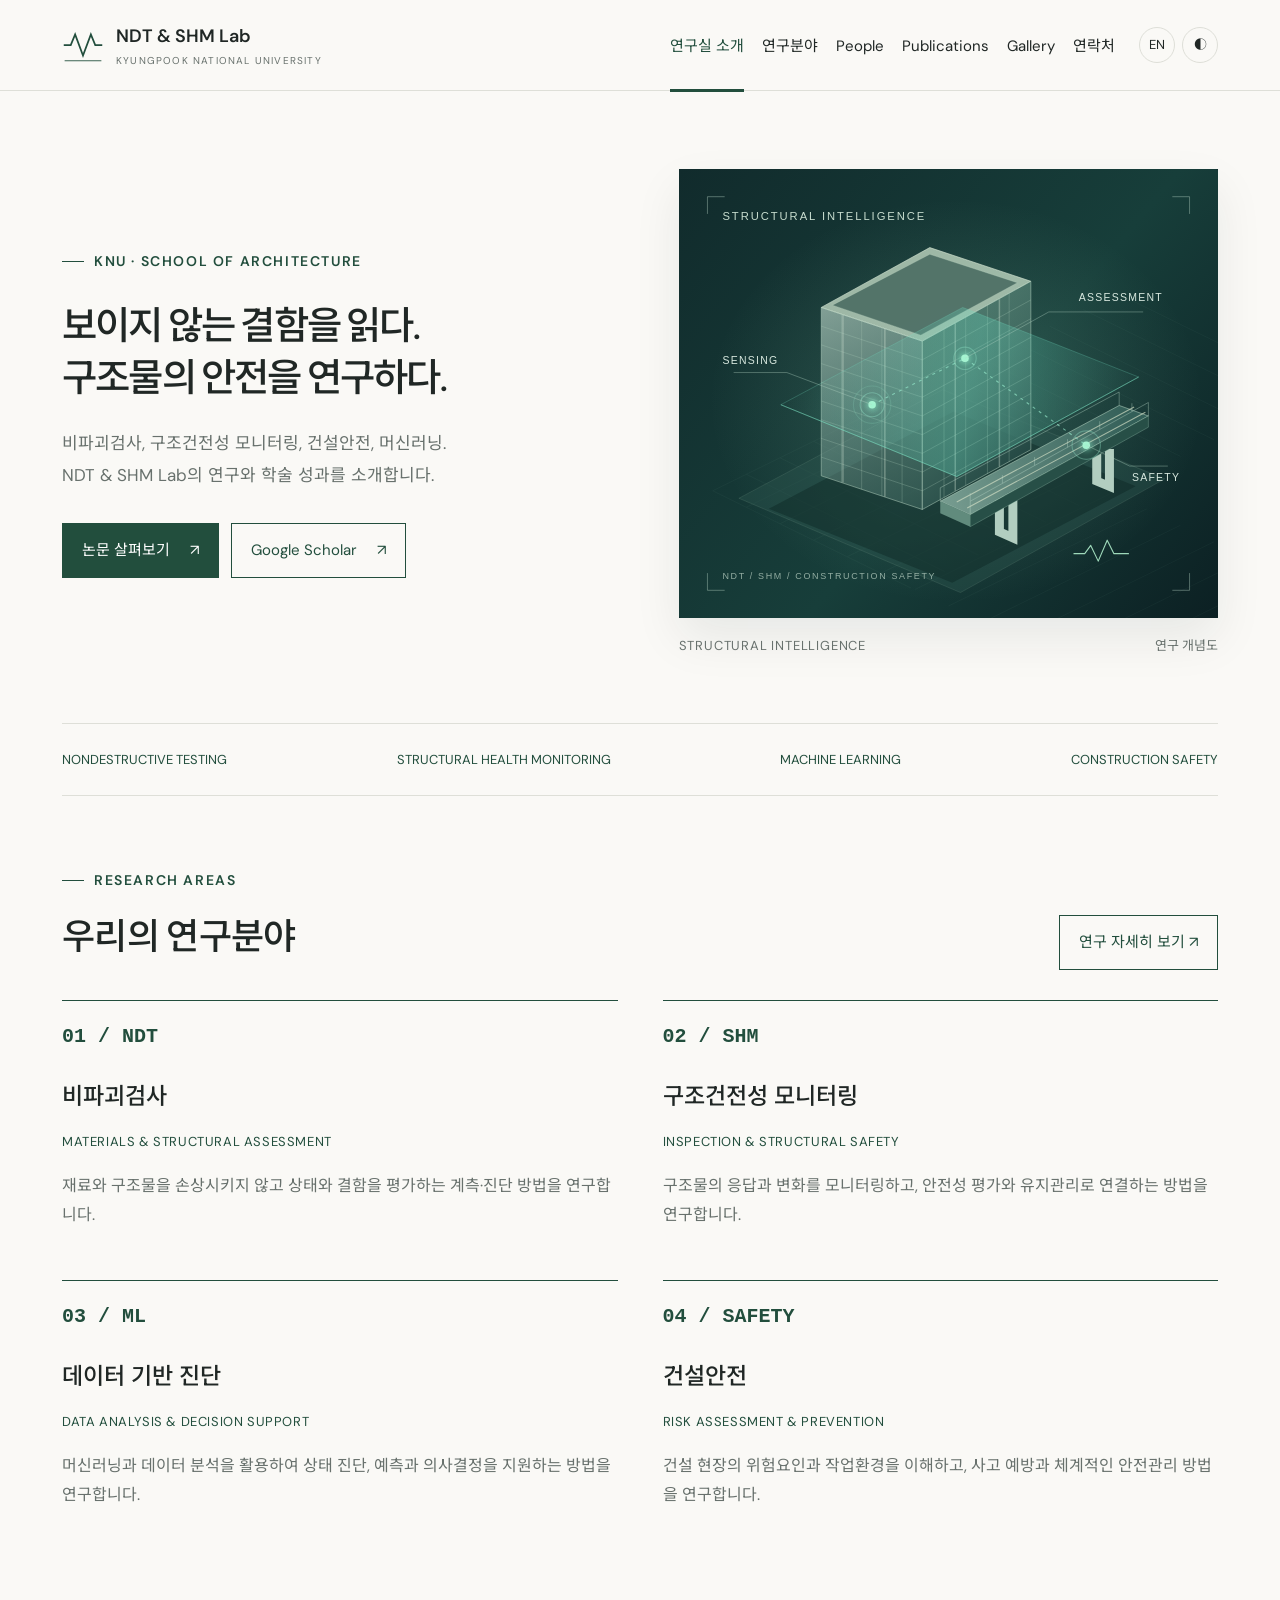
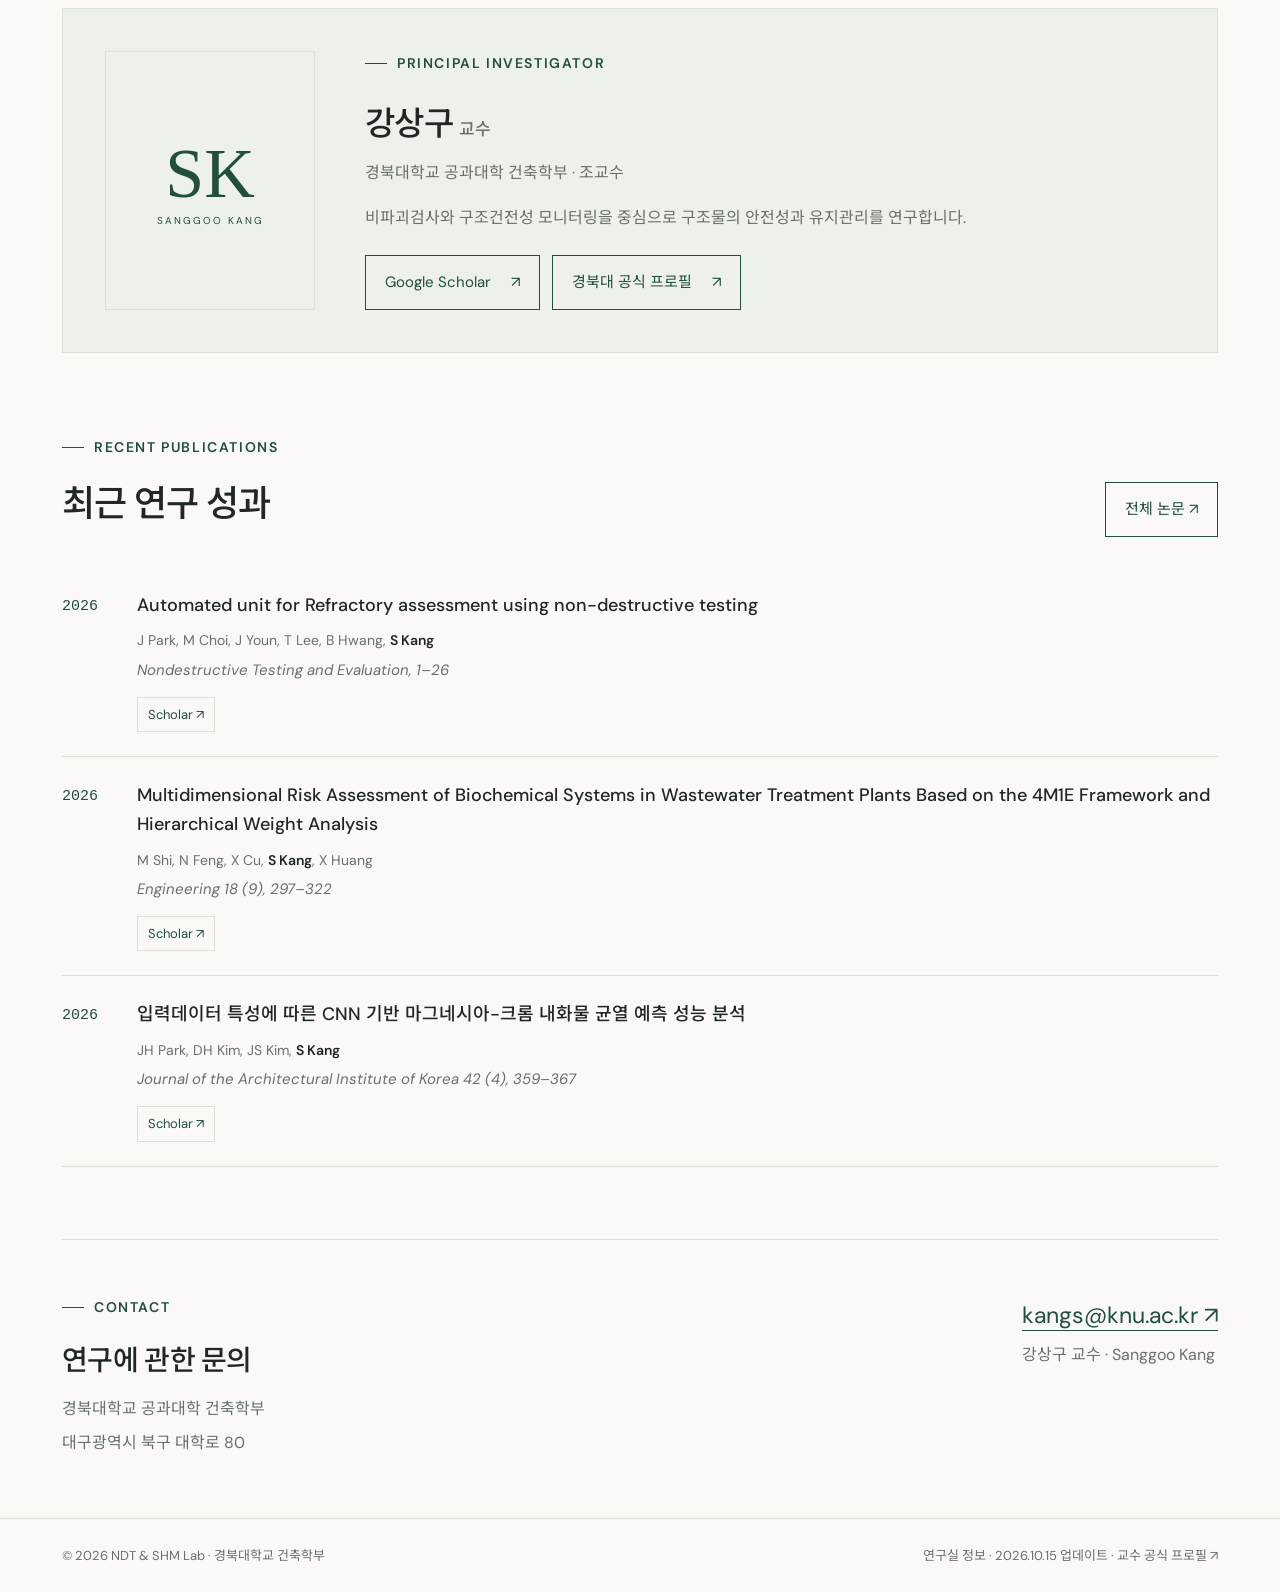
<file: index.html>
<!doctype html>
<html lang="ko"><head>
<meta charset="utf-8"><meta name="viewport" content="width=device-width,initial-scale=1">
<title>NDT &amp; SHM Lab | 경북대학교 강상구 교수 연구실</title><meta name="description" content="경북대학교 건축학부 강상구 교수의 NDT &amp; SHM Lab. 비파괴검사, 구조건전성 모니터링, 건설안전, 데이터 기반 진단 연구와 논문, 구성원 정보를 소개합니다.">
<meta name="robots" content="index, follow, max-image-preview:large"><link rel="canonical" href="https://knu-ndt.github.io/">
<meta property="og:type" content="website"><meta property="og:site_name" content="NDT &amp; SHM Lab"><meta property="og:title" content="NDT &amp; SHM Lab | 경북대학교 강상구 교수 연구실"><meta property="og:description" content="경북대학교 건축학부 강상구 교수의 NDT &amp; SHM Lab. 비파괴검사, 구조건전성 모니터링, 건설안전, 데이터 기반 진단 연구와 논문, 구성원 정보를 소개합니다."><meta property="og:url" content="https://knu-ndt.github.io/"><meta property="og:locale" content="ko_KR">
<meta property="og:image" content="https://wsrv.nl/?url=www.knu.ac.kr%2Fwbbs%2Fimg%2Fintro%2Fui_emblem01.jpg&amp;w=600&amp;h=315&amp;fit=contain&amp;we&amp;cbg=white&amp;output=jpg"><meta property="og:image:secure_url" content="https://wsrv.nl/?url=www.knu.ac.kr%2Fwbbs%2Fimg%2Fintro%2Fui_emblem01.jpg&amp;w=600&amp;h=315&amp;fit=contain&amp;we&amp;cbg=white&amp;output=jpg"><meta property="og:image:type" content="image/jpeg"><meta property="og:image:width" content="600"><meta property="og:image:height" content="315"><meta property="og:image:alt" content="경북대학교 공식 엠블럼">
<meta name="twitter:card" content="summary_large_image"><meta name="twitter:title" content="NDT &amp; SHM Lab | 경북대학교 강상구 교수 연구실"><meta name="twitter:description" content="경북대학교 건축학부 강상구 교수의 NDT &amp; SHM Lab. 비파괴검사, 구조건전성 모니터링, 건설안전, 데이터 기반 진단 연구와 논문, 구성원 정보를 소개합니다."><meta name="twitter:image" content="https://wsrv.nl/?url=www.knu.ac.kr%2Fwbbs%2Fimg%2Fintro%2Fui_emblem01.jpg&amp;w=600&amp;h=315&amp;fit=contain&amp;we&amp;cbg=white&amp;output=jpg"><meta name="twitter:image:alt" content="경북대학교 공식 엠블럼">
<meta name="theme-color" content="#224e3d"><link rel="icon" type="image/svg+xml" href="favicon.svg">
<link rel="stylesheet" href="style.css?v=8c3d8134eaab"><script type="application/ld+json">{"@context":"https://schema.org","@graph":[{"@type":"ResearchOrganization","@id":"https://knu-ndt.github.io/#lab","name":"NDT & SHM Lab","alternateName":"경북대학교 NDT & SHM Lab","url":"https://knu-ndt.github.io/","description":"경북대학교 건축학부 강상구 교수의 NDT & SHM Lab. 비파괴검사, 구조건전성 모니터링, 건설안전, 데이터 기반 진단 연구와 논문, 구성원 정보를 소개합니다.","email":"kangs@knu.ac.kr","parentOrganization":{"@type":"CollegeOrUniversity","@id":"https://www.knu.ac.kr/#university","name":"경북대학교","alternateName":"Kyungpook National University","url":"https://www.knu.ac.kr/","logo":{"@type":"ImageObject","url":"https://www.knu.ac.kr/wbbs/img/intro/ui_emblem01.jpg","width":200,"height":200}},"member":{"@id":"https://knu-ndt.github.io/people.html#profile-sanggoo-kang"}},{"@type":"Person","@id":"https://knu-ndt.github.io/people.html#profile-sanggoo-kang","name":"강상구","alternateName":"Sanggoo Kang","jobTitle":"Assistant Professor","email":"kangs@knu.ac.kr","url":"https://knu-ndt.github.io/people.html","affiliation":{"@id":"https://www.knu.ac.kr/#university"},"worksFor":{"@id":"https://knu-ndt.github.io/#lab"},"sameAs":["https://scholar.google.com/citations?hl=ko&user=CzZ7ILAAAAAJ","https://research.knu.ac.kr/en/persons/sanggoo-kang/"]},{"@type":"WebSite","@id":"https://knu-ndt.github.io/#website","name":"NDT & SHM Lab","alternateName":"NDT & SHM Lab · 경북대학교","url":"https://knu-ndt.github.io/","inLanguage":["ko","en"],"publisher":{"@id":"https://knu-ndt.github.io/#lab"}},{"@type":"WebPage","@id":"https://knu-ndt.github.io/#webpage","url":"https://knu-ndt.github.io/","name":"NDT & SHM Lab | 경북대학교 강상구 교수 연구실","description":"경북대학교 건축학부 강상구 교수의 NDT & SHM Lab. 비파괴검사, 구조건전성 모니터링, 건설안전, 데이터 기반 진단 연구와 논문, 구성원 정보를 소개합니다.","inLanguage":"ko","isPartOf":{"@id":"https://knu-ndt.github.io/#website"},"about":{"@id":"https://knu-ndt.github.io/#lab"},"breadcrumb":{"@id":"https://knu-ndt.github.io/#breadcrumb"},"primaryImageOfPage":{"@type":"ImageObject","url":"https://wsrv.nl/?url=www.knu.ac.kr%2Fwbbs%2Fimg%2Fintro%2Fui_emblem01.jpg&w=600&h=315&fit=contain&we&cbg=white&output=jpg","width":600,"height":315}},{"@type":"BreadcrumbList","@id":"https://knu-ndt.github.io/#breadcrumb","itemListElement":[{"@type":"ListItem","position":1,"name":"NDT & SHM Lab","item":"https://knu-ndt.github.io/"}]}]}</script>
<script defer src="publications.js?v=110851ec34aa"></script><script defer src="app.js?v=b726bbe67ed7"></script>
</head><body data-page="home"><a class="skip" href="#main">본문으로 건너뛰기</a><header id="header"><div class="wrap bar"><a class="brand" href="index.html"><svg class="mark" viewBox="0 0 48 48" aria-hidden="true"><path d="M2 24h8l5-12 9 24 9-24 5 12h8" fill="none" stroke="currentColor" stroke-width="2"/><path d="M3 42h42" stroke="currentColor"/></svg><span><b>NDT & SHM Lab</b><small>KYUNGPOOK NATIONAL UNIVERSITY</small></span></a><nav id="navigation" aria-label="주 메뉴"><a class="active" aria-current="page" href="index.html">연구실 소개</a><a class="" href="research.html">연구분야</a><a class="" href="people.html">People</a><a class="" href="publications.html">Publications</a><a class="" href="gallery.html">Gallery</a><a class="" href="contact.html">연락처</a></nav><div class="tools"><button id="language" aria-label="Switch to English">EN</button><button id="theme" aria-label="화면 테마 전환">◐</button><button class="mobile" id="menu" aria-controls="navigation" aria-expanded="false" aria-label="메뉴 열기">☰</button></div></div></header>
<main id="main"><div class="wrap"><section class="hero"><div><div class="eyebrow">KNU · SCHOOL OF ARCHITECTURE</div><h1>보이지 않는 결함을 읽다.<br>구조물의 안전을 연구하다.</h1><p class="lead">비파괴검사, 구조건전성 모니터링, 건설안전, 머신러닝.<br>NDT & SHM Lab의 연구와 학술 성과를 소개합니다.</p><div class="actions"><a class="button solid" href="publications.html">논문 살펴보기 <span>↗</span></a><a class="button" href="https://scholar.google.com/citations?hl=ko&amp;user=CzZ7ILAAAAAJ" target="_blank" rel="noopener noreferrer">Google Scholar <span aria-hidden="true">↗</span></a></div></div><figure class="hero-visual"><img src="structure-visual.svg" width="720" height="600" fetchpriority="high" alt="건축 구조물과 센서 계측, 안전성 평가를 표현한 입체 연구 개념도"><figcaption><span>STRUCTURAL INTELLIGENCE</span><span>연구 개념도</span></figcaption></figure></section><div class="strip"><span>NONDESTRUCTIVE TESTING</span><span>STRUCTURAL HEALTH MONITORING</span><span>MACHINE LEARNING</span><span>CONSTRUCTION SAFETY</span></div><section class="section" id="research"><div class="section-top"><div><div class="eyebrow">RESEARCH AREAS</div><h2>우리의 연구분야</h2></div><a class="button" href="research.html">연구 자세히 보기 ↗</a></div><div class="research-list"><article class="research-item"><span class="number">01 / NDT</span><h3>비파괴검사</h3><small>MATERIALS & STRUCTURAL ASSESSMENT</small><p>재료와 구조물을 손상시키지 않고 상태와 결함을 평가하는 계측·진단 방법을 연구합니다.</p></article><article class="research-item"><span class="number">02 / SHM</span><h3>구조건전성 모니터링</h3><small>INSPECTION & STRUCTURAL SAFETY</small><p>구조물의 응답과 변화를 모니터링하고, 안전성 평가와 유지관리로 연결하는 방법을 연구합니다.</p></article><article class="research-item"><span class="number">03 / ML</span><h3>데이터 기반 진단</h3><small>DATA ANALYSIS & DECISION SUPPORT</small><p>머신러닝과 데이터 분석을 활용하여 상태 진단, 예측과 의사결정을 지원하는 방법을 연구합니다.</p></article><article class="research-item"><span class="number">04 / SAFETY</span><h3>건설안전</h3><small>RISK ASSESSMENT & PREVENTION</small><p>건설 현장의 위험요인과 작업환경을 이해하고, 사고 예방과 체계적인 안전관리 방법을 연구합니다.</p></article></div></section><section class="section" style="padding-top:10px"><div class="profile-block"><div class="monogram" aria-hidden="true">SK<small>SANGGOO KANG</small></div><div><div class="eyebrow">PRINCIPAL INVESTIGATOR</div><h2 style="margin-top:18px">강상구 <span style="font-size:17px;color:var(--muted)">교수</span></h2><p>경북대학교 공과대학 건축학부 · 조교수</p><p>비파괴검사와 구조건전성 모니터링을 중심으로 구조물의 안전성과 유지관리를 연구합니다.</p><div class="profile-links"><a class="button" href="https://scholar.google.com/citations?hl=ko&amp;user=CzZ7ILAAAAAJ" target="_blank" rel="noopener noreferrer">Google Scholar <span aria-hidden="true">↗</span></a><a class="button" href="https://research.knu.ac.kr/en/persons/sanggoo-kang/" target="_blank" rel="noopener noreferrer">경북대 공식 프로필 <span aria-hidden="true">↗</span></a></div></div></div></section><section class="section" style="padding-top:10px"><div class="section-top"><div><div class="eyebrow">RECENT PUBLICATIONS</div><h2>최근 연구 성과</h2></div><a href="publications.html" class="button">전체 논문 ↗</a></div><article class="paper"><span class="year">2026</span><div><h3><a href="https://scholar.google.com/citations?view_op=view_citation&amp;hl=ko&amp;user=CzZ7ILAAAAAJ&amp;citation_for_view=CzZ7ILAAAAAJ:MXK_kJrjxJIC" target="_blank" rel="noopener">Automated unit for Refractory assessment using non-destructive testing</a></h3><p class="authors">J Park, M Choi, J Youn, T Lee, B Hwang, <b>S Kang</b></p><p><i>Nondestructive Testing and Evaluation, 1–26</i></p><div class="links"><a class="paper-link" href="https://scholar.google.com/citations?view_op=view_citation&amp;hl=ko&amp;user=CzZ7ILAAAAAJ&amp;citation_for_view=CzZ7ILAAAAAJ:MXK_kJrjxJIC" target="_blank" rel="noopener noreferrer">Scholar <span aria-hidden="true">↗</span></a></div></div></article><article class="paper"><span class="year">2026</span><div><h3><a href="https://scholar.google.com/citations?view_op=view_citation&amp;hl=ko&amp;user=CzZ7ILAAAAAJ&amp;citation_for_view=CzZ7ILAAAAAJ:3fE2CSJIrl8C" target="_blank" rel="noopener">Multidimensional Risk Assessment of Biochemical Systems in Wastewater Treatment Plants Based on the 4M1E Framework and Hierarchical Weight Analysis</a></h3><p class="authors">M Shi, N Feng, X Cu, <b>S Kang</b>, X Huang</p><p><i>Engineering 18 (9), 297–322</i></p><div class="links"><a class="paper-link" href="https://scholar.google.com/citations?view_op=view_citation&amp;hl=ko&amp;user=CzZ7ILAAAAAJ&amp;citation_for_view=CzZ7ILAAAAAJ:3fE2CSJIrl8C" target="_blank" rel="noopener noreferrer">Scholar <span aria-hidden="true">↗</span></a></div></div></article><article class="paper"><span class="year">2026</span><div><h3><a href="https://scholar.google.com/citations?view_op=view_citation&amp;hl=ko&amp;user=CzZ7ILAAAAAJ&amp;citation_for_view=CzZ7ILAAAAAJ:0EnyYjriUFMC" target="_blank" rel="noopener">입력데이터 특성에 따른 CNN 기반 마그네시아-크롬 내화물 균열 예측 성능 분석</a></h3><p class="authors">JH Park, DH Kim, JS Kim, <b>S Kang</b></p><p><i>Journal of the Architectural Institute of Korea 42 (4), 359–367</i></p><div class="links"><a class="paper-link" href="https://scholar.google.com/citations?view_op=view_citation&amp;hl=ko&amp;user=CzZ7ILAAAAAJ&amp;citation_for_view=CzZ7ILAAAAAJ:0EnyYjriUFMC" target="_blank" rel="noopener noreferrer">Scholar <span aria-hidden="true">↗</span></a></div></div></article></section><section id="contact" class="contact"><div><div class="eyebrow">CONTACT</div><h2 style="margin-top:16px">연구에 관한 문의</h2><p>경북대학교 공과대학 건축학부</p><p>대구광역시 북구 대학로 80</p></div><div><a class="email" href="mailto:kangs@knu.ac.kr">kangs@knu.ac.kr ↗</a><p>강상구 교수 · Sanggoo Kang</p></div></section></div></main><footer id="footer"><div class="wrap footer-row"><span>© 2026 NDT & SHM Lab · 경북대학교 건축학부</span><span>연구실 정보 · 2026.10.15 업데이트 · <a href="https://research.knu.ac.kr/en/persons/sanggoo-kang/" target="_blank" rel="noopener">교수 공식 프로필 ↗</a></span></div></footer>
<noscript><style>.tools,.searchbar,.member-filters{display:none}.member-detail-fallback{display:block}</style></noscript></body></html>
</file>
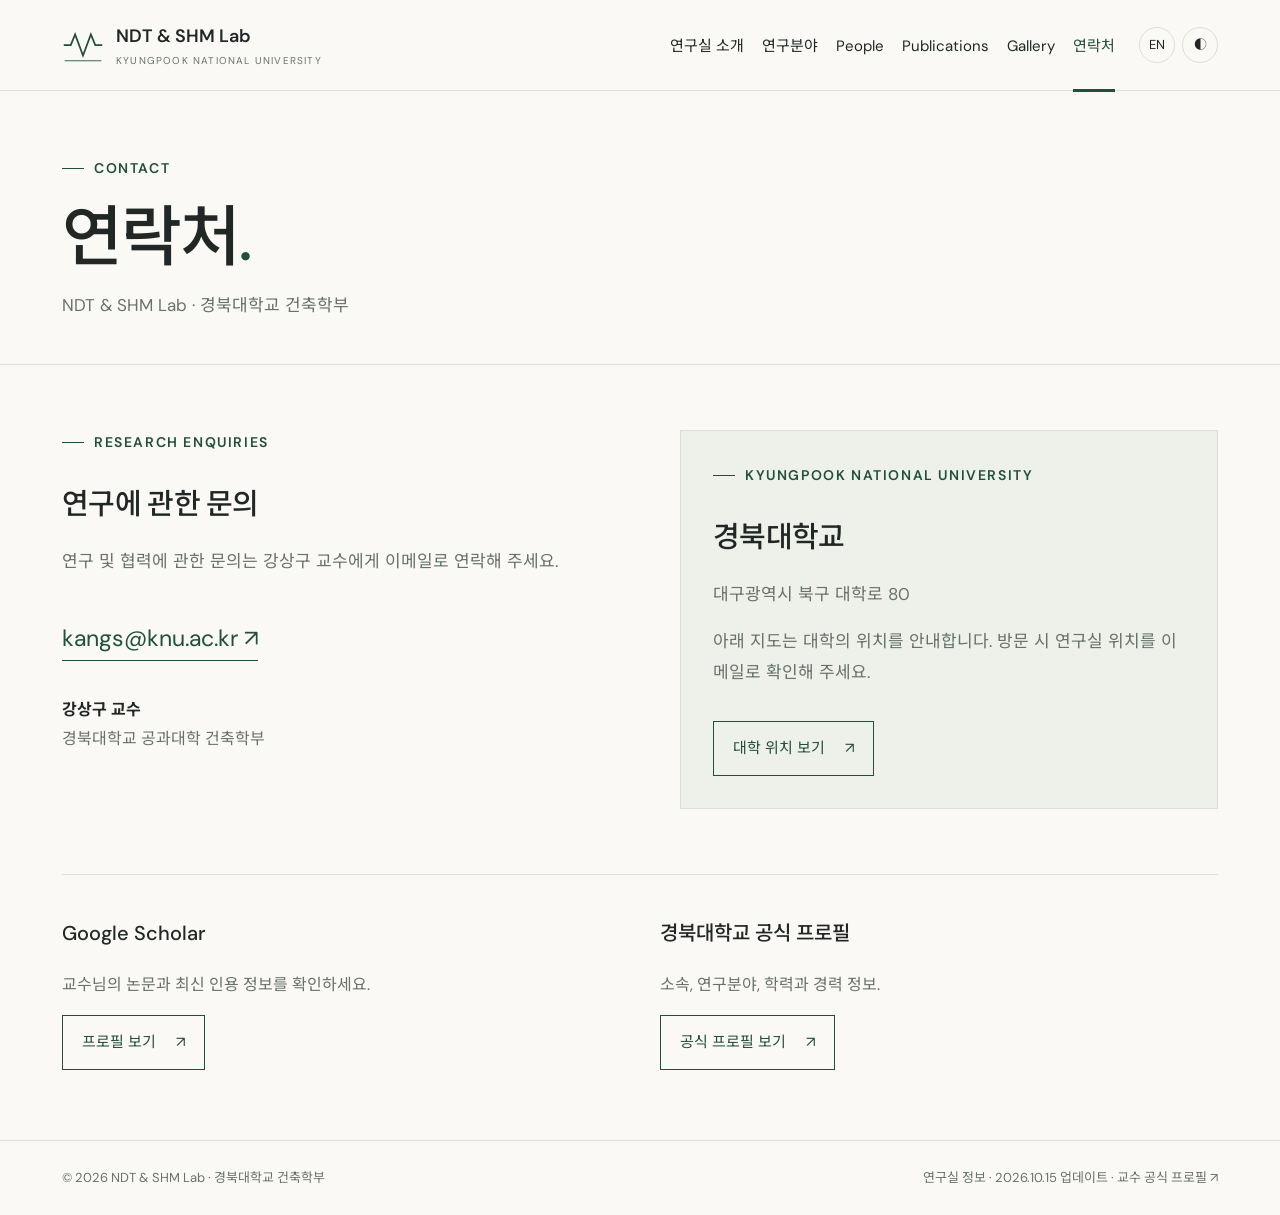
<file: contact.html>
<!doctype html>
<html lang="ko"><head>
<meta charset="utf-8"><meta name="viewport" content="width=device-width,initial-scale=1">
<title>Contact · 연락처 | NDT &amp; SHM Lab · 경북대학교</title><meta name="description" content="경북대학교 건축학부 NDT &amp; SHM Lab 연구 및 협력 문의. 강상구 교수 이메일 kangs@knu.ac.kr, 대학 위치와 공식 프로필을 확인하세요.">
<meta name="robots" content="index, follow, max-image-preview:large"><link rel="canonical" href="https://knu-ndt.github.io/contact.html">
<meta property="og:type" content="website"><meta property="og:site_name" content="NDT &amp; SHM Lab"><meta property="og:title" content="Contact · 연락처 | NDT &amp; SHM Lab · 경북대학교"><meta property="og:description" content="경북대학교 건축학부 NDT &amp; SHM Lab 연구 및 협력 문의. 강상구 교수 이메일 kangs@knu.ac.kr, 대학 위치와 공식 프로필을 확인하세요."><meta property="og:url" content="https://knu-ndt.github.io/contact.html"><meta property="og:locale" content="ko_KR">
<meta property="og:image" content="https://wsrv.nl/?url=www.knu.ac.kr%2Fwbbs%2Fimg%2Fintro%2Fui_emblem01.jpg&amp;w=600&amp;h=315&amp;fit=contain&amp;we&amp;cbg=white&amp;output=jpg"><meta property="og:image:secure_url" content="https://wsrv.nl/?url=www.knu.ac.kr%2Fwbbs%2Fimg%2Fintro%2Fui_emblem01.jpg&amp;w=600&amp;h=315&amp;fit=contain&amp;we&amp;cbg=white&amp;output=jpg"><meta property="og:image:type" content="image/jpeg"><meta property="og:image:width" content="600"><meta property="og:image:height" content="315"><meta property="og:image:alt" content="경북대학교 공식 엠블럼">
<meta name="twitter:card" content="summary_large_image"><meta name="twitter:title" content="Contact · 연락처 | NDT &amp; SHM Lab · 경북대학교"><meta name="twitter:description" content="경북대학교 건축학부 NDT &amp; SHM Lab 연구 및 협력 문의. 강상구 교수 이메일 kangs@knu.ac.kr, 대학 위치와 공식 프로필을 확인하세요."><meta name="twitter:image" content="https://wsrv.nl/?url=www.knu.ac.kr%2Fwbbs%2Fimg%2Fintro%2Fui_emblem01.jpg&amp;w=600&amp;h=315&amp;fit=contain&amp;we&amp;cbg=white&amp;output=jpg"><meta name="twitter:image:alt" content="경북대학교 공식 엠블럼">
<meta name="theme-color" content="#224e3d"><link rel="icon" type="image/svg+xml" href="favicon.svg">
<link rel="stylesheet" href="style.css?v=8c3d8134eaab"><script type="application/ld+json">{"@context":"https://schema.org","@graph":[{"@type":"ResearchOrganization","@id":"https://knu-ndt.github.io/#lab","name":"NDT & SHM Lab","alternateName":"경북대학교 NDT & SHM Lab","url":"https://knu-ndt.github.io/","description":"경북대학교 건축학부 강상구 교수의 NDT & SHM Lab. 비파괴검사, 구조건전성 모니터링, 건설안전, 데이터 기반 진단 연구와 논문, 구성원 정보를 소개합니다.","email":"kangs@knu.ac.kr","parentOrganization":{"@type":"CollegeOrUniversity","@id":"https://www.knu.ac.kr/#university","name":"경북대학교","alternateName":"Kyungpook National University","url":"https://www.knu.ac.kr/","logo":{"@type":"ImageObject","url":"https://www.knu.ac.kr/wbbs/img/intro/ui_emblem01.jpg","width":200,"height":200}},"member":{"@id":"https://knu-ndt.github.io/people.html#profile-sanggoo-kang"}},{"@type":"Person","@id":"https://knu-ndt.github.io/people.html#profile-sanggoo-kang","name":"강상구","alternateName":"Sanggoo Kang","jobTitle":"Assistant Professor","email":"kangs@knu.ac.kr","url":"https://knu-ndt.github.io/people.html","affiliation":{"@id":"https://www.knu.ac.kr/#university"},"worksFor":{"@id":"https://knu-ndt.github.io/#lab"},"sameAs":["https://scholar.google.com/citations?hl=ko&user=CzZ7ILAAAAAJ","https://research.knu.ac.kr/en/persons/sanggoo-kang/"]},{"@type":"WebSite","@id":"https://knu-ndt.github.io/#website","name":"NDT & SHM Lab","alternateName":"NDT & SHM Lab · 경북대학교","url":"https://knu-ndt.github.io/","inLanguage":["ko","en"],"publisher":{"@id":"https://knu-ndt.github.io/#lab"}},{"@type":"ContactPage","@id":"https://knu-ndt.github.io/contact.html#webpage","url":"https://knu-ndt.github.io/contact.html","name":"Contact · 연락처 | NDT & SHM Lab · 경북대학교","description":"경북대학교 건축학부 NDT & SHM Lab 연구 및 협력 문의. 강상구 교수 이메일 kangs@knu.ac.kr, 대학 위치와 공식 프로필을 확인하세요.","inLanguage":"ko","isPartOf":{"@id":"https://knu-ndt.github.io/#website"},"about":{"@id":"https://knu-ndt.github.io/#lab"},"breadcrumb":{"@id":"https://knu-ndt.github.io/contact.html#breadcrumb"},"primaryImageOfPage":{"@type":"ImageObject","url":"https://wsrv.nl/?url=www.knu.ac.kr%2Fwbbs%2Fimg%2Fintro%2Fui_emblem01.jpg&w=600&h=315&fit=contain&we&cbg=white&output=jpg","width":600,"height":315}},{"@type":"BreadcrumbList","@id":"https://knu-ndt.github.io/contact.html#breadcrumb","itemListElement":[{"@type":"ListItem","position":1,"name":"NDT & SHM Lab","item":"https://knu-ndt.github.io/"},{"@type":"ListItem","position":2,"name":"Contact · 연락처","item":"https://knu-ndt.github.io/contact.html"}]}]}</script>
<script defer src="publications.js?v=110851ec34aa"></script><script defer src="app.js?v=b726bbe67ed7"></script>
</head><body data-page="contact"><a class="skip" href="#main">본문으로 건너뛰기</a><header id="header"><div class="wrap bar"><a class="brand" href="index.html"><svg class="mark" viewBox="0 0 48 48" aria-hidden="true"><path d="M2 24h8l5-12 9 24 9-24 5 12h8" fill="none" stroke="currentColor" stroke-width="2"/><path d="M3 42h42" stroke="currentColor"/></svg><span><b>NDT & SHM Lab</b><small>KYUNGPOOK NATIONAL UNIVERSITY</small></span></a><nav id="navigation" aria-label="주 메뉴"><a class="" href="index.html">연구실 소개</a><a class="" href="research.html">연구분야</a><a class="" href="people.html">People</a><a class="" href="publications.html">Publications</a><a class="" href="gallery.html">Gallery</a><a class="active" aria-current="page" href="contact.html">연락처</a></nav><div class="tools"><button id="language" aria-label="Switch to English">EN</button><button id="theme" aria-label="화면 테마 전환">◐</button><button class="mobile" id="menu" aria-controls="navigation" aria-expanded="false" aria-label="메뉴 열기">☰</button></div></div></header>
<main id="main"><section class="head"><div class="wrap"><div class="eyebrow">CONTACT</div><h1>연락처<span class="accent">.</span></h1><p>NDT & SHM Lab · 경북대학교 건축학부</p></div></section><div class="wrap"><section class="contact-grid"><div><div class="eyebrow">RESEARCH ENQUIRIES</div><h2>연구에 관한 문의</h2><p>연구 및 협력에 관한 문의는 강상구 교수에게 이메일로 연락해 주세요.</p><a class="email" href="mailto:kangs@knu.ac.kr">kangs@knu.ac.kr ↗</a><div class="contact-person"><b>강상구 교수</b><p>경북대학교 공과대학 건축학부</p></div></div><div class="address-card"><div class="eyebrow">KYUNGPOOK NATIONAL UNIVERSITY</div><h2>경북대학교</h2><p>대구광역시 북구 대학로 80</p><p>아래 지도는 대학의 위치를 안내합니다. 방문 시 연구실 위치를 이메일로 확인해 주세요.</p><a class="button" href="https://www.google.com/maps/search/?api=1&amp;query=Kyungpook+National+University+80+Daehak-ro" target="_blank" rel="noopener noreferrer">대학 위치 보기 <span aria-hidden="true">↗</span></a></div></section><section class="contact-links"><div><h3>Google Scholar</h3><p>교수님의 논문과 최신 인용 정보를 확인하세요.</p><a class="button" href="https://scholar.google.com/citations?hl=ko&amp;user=CzZ7ILAAAAAJ" target="_blank" rel="noopener noreferrer">프로필 보기 <span aria-hidden="true">↗</span></a></div><div><h3>경북대학교 공식 프로필</h3><p>소속, 연구분야, 학력과 경력 정보.</p><a class="button" href="https://research.knu.ac.kr/en/persons/sanggoo-kang/" target="_blank" rel="noopener noreferrer">공식 프로필 보기 <span aria-hidden="true">↗</span></a></div></section></div></main><footer id="footer"><div class="wrap footer-row"><span>© 2026 NDT & SHM Lab · 경북대학교 건축학부</span><span>연구실 정보 · 2026.10.15 업데이트 · <a href="https://research.knu.ac.kr/en/persons/sanggoo-kang/" target="_blank" rel="noopener">교수 공식 프로필 ↗</a></span></div></footer>
<noscript><style>.tools,.searchbar,.member-filters{display:none}.member-detail-fallback{display:block}</style></noscript></body></html>
</file>
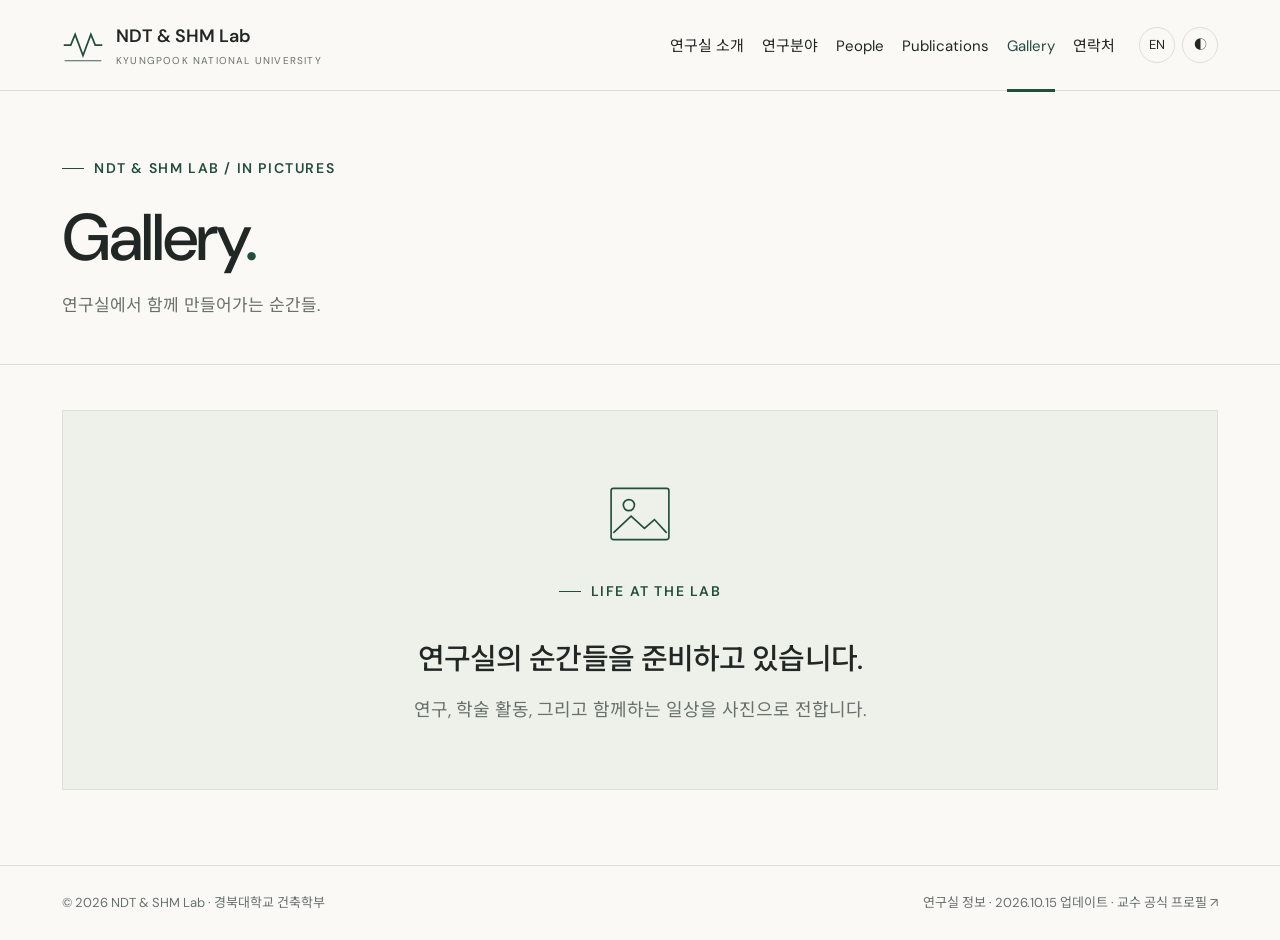
<file: gallery.html>
<!doctype html>
<html lang="ko"><head>
<meta charset="utf-8"><meta name="viewport" content="width=device-width,initial-scale=1">
<title>Gallery · 갤러리 | NDT &amp; SHM Lab · 경북대학교</title><meta name="description" content="경북대학교 NDT &amp; SHM Lab의 연구, 학술 활동과 일상 사진을 소개하는 갤러리입니다. 연구실 사진은 준비 중입니다.">
<meta name="robots" content="index, follow, max-image-preview:large"><link rel="canonical" href="https://knu-ndt.github.io/gallery.html">
<meta property="og:type" content="website"><meta property="og:site_name" content="NDT &amp; SHM Lab"><meta property="og:title" content="Gallery · 갤러리 | NDT &amp; SHM Lab · 경북대학교"><meta property="og:description" content="경북대학교 NDT &amp; SHM Lab의 연구, 학술 활동과 일상 사진을 소개하는 갤러리입니다. 연구실 사진은 준비 중입니다."><meta property="og:url" content="https://knu-ndt.github.io/gallery.html"><meta property="og:locale" content="ko_KR">
<meta property="og:image" content="https://wsrv.nl/?url=www.knu.ac.kr%2Fwbbs%2Fimg%2Fintro%2Fui_emblem01.jpg&amp;w=600&amp;h=315&amp;fit=contain&amp;we&amp;cbg=white&amp;output=jpg"><meta property="og:image:secure_url" content="https://wsrv.nl/?url=www.knu.ac.kr%2Fwbbs%2Fimg%2Fintro%2Fui_emblem01.jpg&amp;w=600&amp;h=315&amp;fit=contain&amp;we&amp;cbg=white&amp;output=jpg"><meta property="og:image:type" content="image/jpeg"><meta property="og:image:width" content="600"><meta property="og:image:height" content="315"><meta property="og:image:alt" content="경북대학교 공식 엠블럼">
<meta name="twitter:card" content="summary_large_image"><meta name="twitter:title" content="Gallery · 갤러리 | NDT &amp; SHM Lab · 경북대학교"><meta name="twitter:description" content="경북대학교 NDT &amp; SHM Lab의 연구, 학술 활동과 일상 사진을 소개하는 갤러리입니다. 연구실 사진은 준비 중입니다."><meta name="twitter:image" content="https://wsrv.nl/?url=www.knu.ac.kr%2Fwbbs%2Fimg%2Fintro%2Fui_emblem01.jpg&amp;w=600&amp;h=315&amp;fit=contain&amp;we&amp;cbg=white&amp;output=jpg"><meta name="twitter:image:alt" content="경북대학교 공식 엠블럼">
<meta name="theme-color" content="#224e3d"><link rel="icon" type="image/svg+xml" href="favicon.svg">
<link rel="stylesheet" href="style.css?v=8c3d8134eaab"><script type="application/ld+json">{"@context":"https://schema.org","@graph":[{"@type":"ResearchOrganization","@id":"https://knu-ndt.github.io/#lab","name":"NDT & SHM Lab","alternateName":"경북대학교 NDT & SHM Lab","url":"https://knu-ndt.github.io/","description":"경북대학교 건축학부 강상구 교수의 NDT & SHM Lab. 비파괴검사, 구조건전성 모니터링, 건설안전, 데이터 기반 진단 연구와 논문, 구성원 정보를 소개합니다.","email":"kangs@knu.ac.kr","parentOrganization":{"@type":"CollegeOrUniversity","@id":"https://www.knu.ac.kr/#university","name":"경북대학교","alternateName":"Kyungpook National University","url":"https://www.knu.ac.kr/","logo":{"@type":"ImageObject","url":"https://www.knu.ac.kr/wbbs/img/intro/ui_emblem01.jpg","width":200,"height":200}},"member":{"@id":"https://knu-ndt.github.io/people.html#profile-sanggoo-kang"}},{"@type":"Person","@id":"https://knu-ndt.github.io/people.html#profile-sanggoo-kang","name":"강상구","alternateName":"Sanggoo Kang","jobTitle":"Assistant Professor","email":"kangs@knu.ac.kr","url":"https://knu-ndt.github.io/people.html","affiliation":{"@id":"https://www.knu.ac.kr/#university"},"worksFor":{"@id":"https://knu-ndt.github.io/#lab"},"sameAs":["https://scholar.google.com/citations?hl=ko&user=CzZ7ILAAAAAJ","https://research.knu.ac.kr/en/persons/sanggoo-kang/"]},{"@type":"WebSite","@id":"https://knu-ndt.github.io/#website","name":"NDT & SHM Lab","alternateName":"NDT & SHM Lab · 경북대학교","url":"https://knu-ndt.github.io/","inLanguage":["ko","en"],"publisher":{"@id":"https://knu-ndt.github.io/#lab"}},{"@type":"CollectionPage","@id":"https://knu-ndt.github.io/gallery.html#webpage","url":"https://knu-ndt.github.io/gallery.html","name":"Gallery · 갤러리 | NDT & SHM Lab · 경북대학교","description":"경북대학교 NDT & SHM Lab의 연구, 학술 활동과 일상 사진을 소개하는 갤러리입니다. 연구실 사진은 준비 중입니다.","inLanguage":"ko","isPartOf":{"@id":"https://knu-ndt.github.io/#website"},"about":{"@id":"https://knu-ndt.github.io/#lab"},"breadcrumb":{"@id":"https://knu-ndt.github.io/gallery.html#breadcrumb"},"primaryImageOfPage":{"@type":"ImageObject","url":"https://wsrv.nl/?url=www.knu.ac.kr%2Fwbbs%2Fimg%2Fintro%2Fui_emblem01.jpg&w=600&h=315&fit=contain&we&cbg=white&output=jpg","width":600,"height":315}},{"@type":"BreadcrumbList","@id":"https://knu-ndt.github.io/gallery.html#breadcrumb","itemListElement":[{"@type":"ListItem","position":1,"name":"NDT & SHM Lab","item":"https://knu-ndt.github.io/"},{"@type":"ListItem","position":2,"name":"Gallery · 갤러리","item":"https://knu-ndt.github.io/gallery.html"}]}]}</script>
<script defer src="publications.js?v=110851ec34aa"></script><script defer src="app.js?v=b726bbe67ed7"></script>
</head><body data-page="gallery"><a class="skip" href="#main">본문으로 건너뛰기</a><header id="header"><div class="wrap bar"><a class="brand" href="index.html"><svg class="mark" viewBox="0 0 48 48" aria-hidden="true"><path d="M2 24h8l5-12 9 24 9-24 5 12h8" fill="none" stroke="currentColor" stroke-width="2"/><path d="M3 42h42" stroke="currentColor"/></svg><span><b>NDT & SHM Lab</b><small>KYUNGPOOK NATIONAL UNIVERSITY</small></span></a><nav id="navigation" aria-label="주 메뉴"><a class="" href="index.html">연구실 소개</a><a class="" href="research.html">연구분야</a><a class="" href="people.html">People</a><a class="" href="publications.html">Publications</a><a class="active" aria-current="page" href="gallery.html">Gallery</a><a class="" href="contact.html">연락처</a></nav><div class="tools"><button id="language" aria-label="Switch to English">EN</button><button id="theme" aria-label="화면 테마 전환">◐</button><button class="mobile" id="menu" aria-controls="navigation" aria-expanded="false" aria-label="메뉴 열기">☰</button></div></div></header>
<main id="main"><section class="head"><div class="wrap"><div class="eyebrow">NDT & SHM LAB / IN PICTURES</div><h1>Gallery<span style="color:var(--green)">.</span></h1><p>연구실에서 함께 만들어가는 순간들.</p></div></section><div class="wrap media-content"><div class="media-pending"><div class="pending-icon" aria-hidden="true"><svg viewBox="0 0 72 72" fill="none"><rect x="10" y="13" width="52" height="46" rx="2" stroke="currentColor" stroke-width="1.5"/><circle cx="26" cy="28" r="5" stroke="currentColor" stroke-width="1.5"/><path d="m12 53 16-15 12 11 9-8 11 12" stroke="currentColor" stroke-width="1.5"/></svg></div><p class="eyebrow">LIFE AT THE LAB</p><h2>연구실의 순간들을 준비하고 있습니다.</h2><p>연구, 학술 활동, 그리고 함께하는 일상을 사진으로 전합니다.</p></div></div></main><footer id="footer"><div class="wrap footer-row"><span>© 2026 NDT & SHM Lab · 경북대학교 건축학부</span><span>연구실 정보 · 2026.10.15 업데이트 · <a href="https://research.knu.ac.kr/en/persons/sanggoo-kang/" target="_blank" rel="noopener">교수 공식 프로필 ↗</a></span></div></footer>
<noscript><style>.tools,.searchbar,.member-filters{display:none}.member-detail-fallback{display:block}</style></noscript></body></html>
</file>
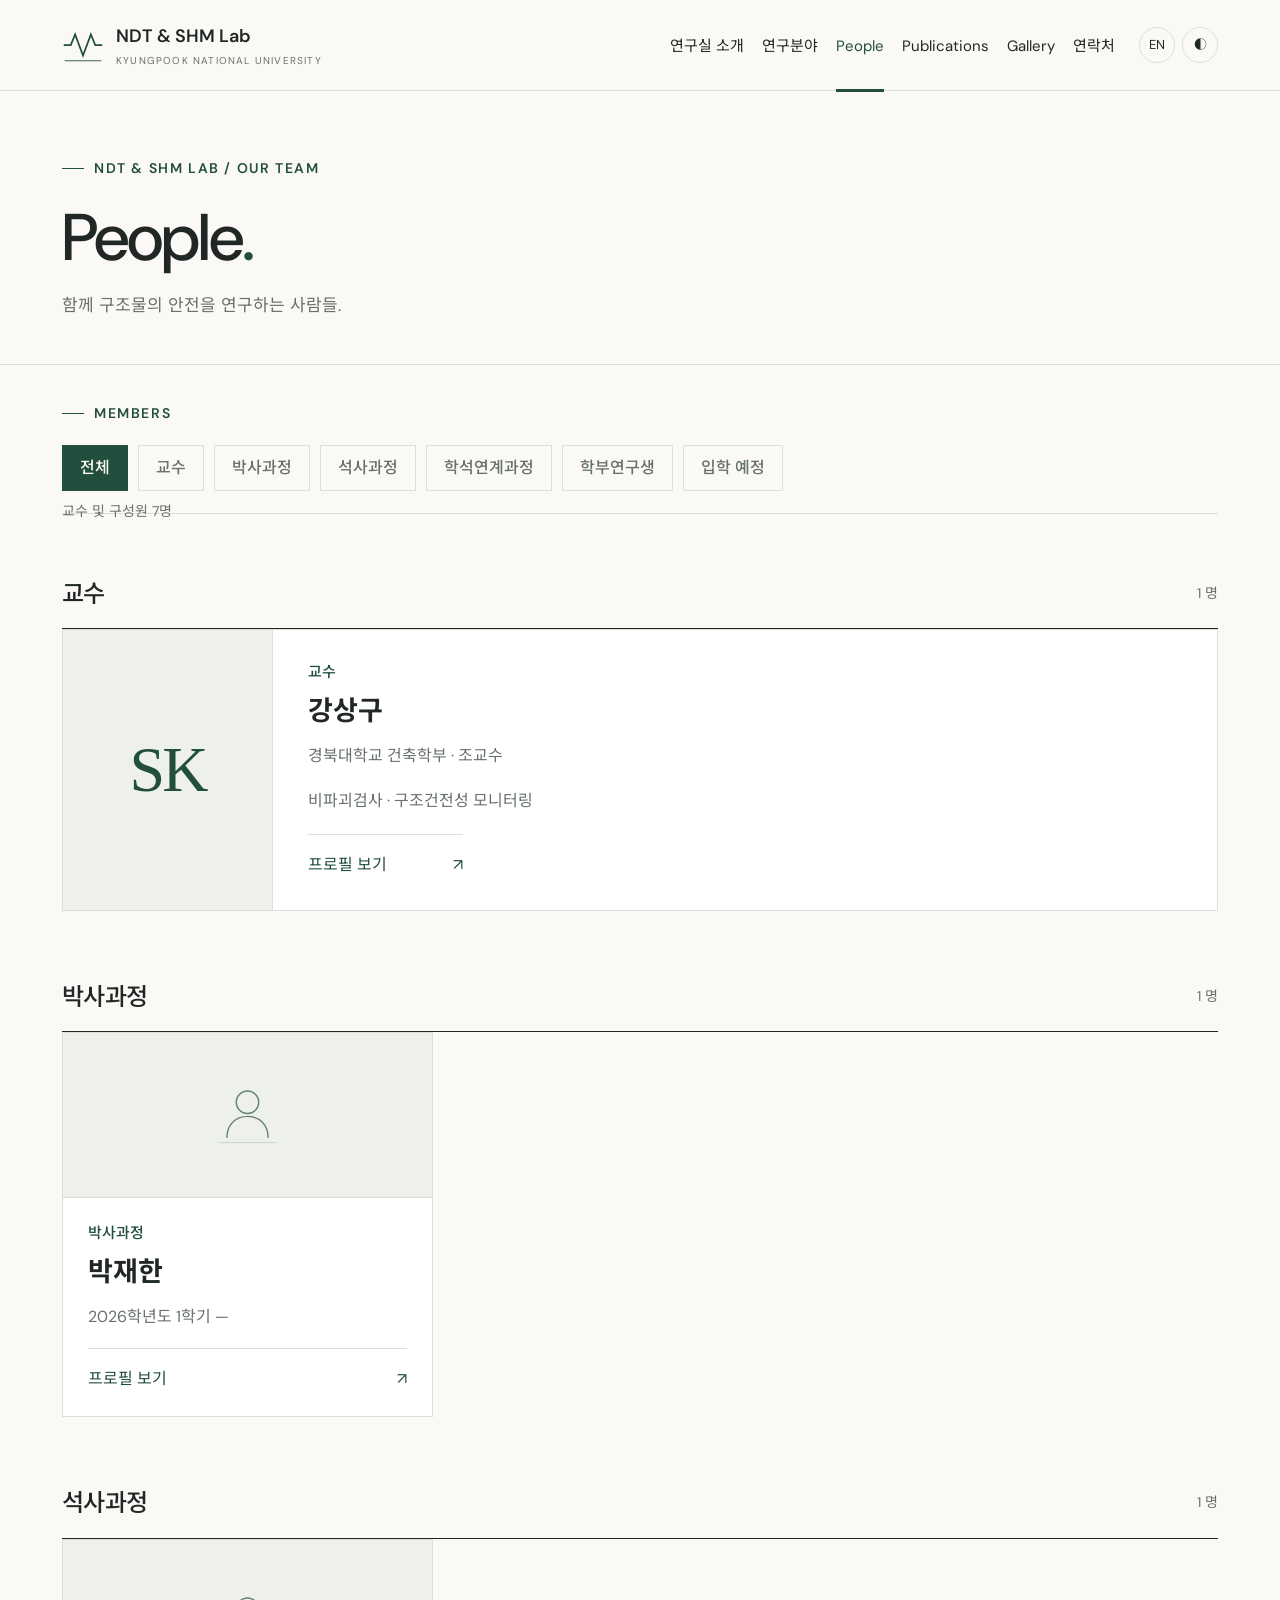
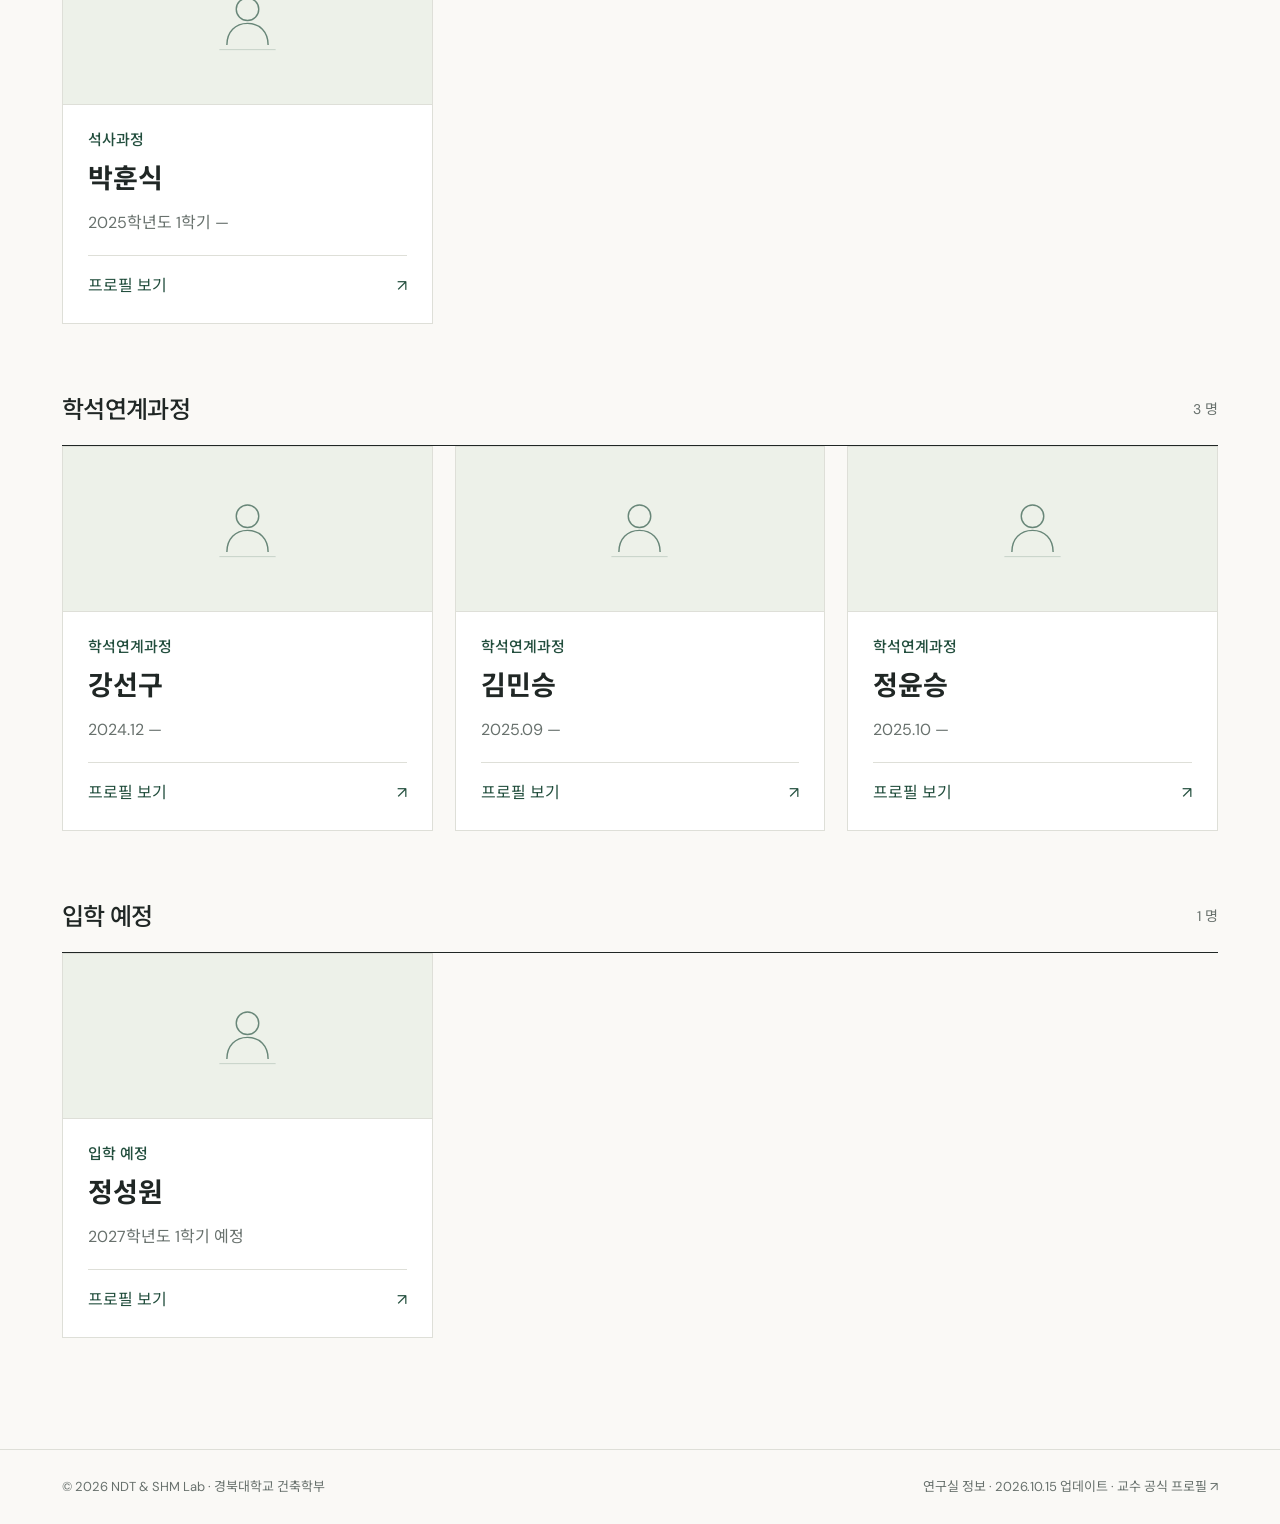
<file: people.html>
<!doctype html>
<html lang="ko"><head>
<meta charset="utf-8"><meta name="viewport" content="width=device-width,initial-scale=1">
<title>People · 교수 및 구성원 | NDT &amp; SHM Lab · 경북대학교</title><meta name="description" content="경북대학교 건축학부 강상구 교수와 NDT &amp; SHM Lab 구성원 소개. 박사과정, 석사과정, 학석연계과정, 학부연구생과 입학 예정 프로필 및 과정 이력을 확인하세요.">
<meta name="robots" content="index, follow, max-image-preview:large"><link rel="canonical" href="https://knu-ndt.github.io/people.html">
<meta property="og:type" content="website"><meta property="og:site_name" content="NDT &amp; SHM Lab"><meta property="og:title" content="People · 교수 및 구성원 | NDT &amp; SHM Lab · 경북대학교"><meta property="og:description" content="경북대학교 건축학부 강상구 교수와 NDT &amp; SHM Lab 구성원 소개. 박사과정, 석사과정, 학석연계과정, 학부연구생과 입학 예정 프로필 및 과정 이력을 확인하세요."><meta property="og:url" content="https://knu-ndt.github.io/people.html"><meta property="og:locale" content="ko_KR">
<meta property="og:image" content="https://wsrv.nl/?url=www.knu.ac.kr%2Fwbbs%2Fimg%2Fintro%2Fui_emblem01.jpg&amp;w=600&amp;h=315&amp;fit=contain&amp;we&amp;cbg=white&amp;output=jpg"><meta property="og:image:secure_url" content="https://wsrv.nl/?url=www.knu.ac.kr%2Fwbbs%2Fimg%2Fintro%2Fui_emblem01.jpg&amp;w=600&amp;h=315&amp;fit=contain&amp;we&amp;cbg=white&amp;output=jpg"><meta property="og:image:type" content="image/jpeg"><meta property="og:image:width" content="600"><meta property="og:image:height" content="315"><meta property="og:image:alt" content="경북대학교 공식 엠블럼">
<meta name="twitter:card" content="summary_large_image"><meta name="twitter:title" content="People · 교수 및 구성원 | NDT &amp; SHM Lab · 경북대학교"><meta name="twitter:description" content="경북대학교 건축학부 강상구 교수와 NDT &amp; SHM Lab 구성원 소개. 박사과정, 석사과정, 학석연계과정, 학부연구생과 입학 예정 프로필 및 과정 이력을 확인하세요."><meta name="twitter:image" content="https://wsrv.nl/?url=www.knu.ac.kr%2Fwbbs%2Fimg%2Fintro%2Fui_emblem01.jpg&amp;w=600&amp;h=315&amp;fit=contain&amp;we&amp;cbg=white&amp;output=jpg"><meta name="twitter:image:alt" content="경북대학교 공식 엠블럼">
<meta name="theme-color" content="#224e3d"><link rel="icon" type="image/svg+xml" href="favicon.svg">
<link rel="stylesheet" href="style.css?v=8c3d8134eaab"><script type="application/ld+json">{"@context":"https://schema.org","@graph":[{"@type":"ResearchOrganization","@id":"https://knu-ndt.github.io/#lab","name":"NDT & SHM Lab","alternateName":"경북대학교 NDT & SHM Lab","url":"https://knu-ndt.github.io/","description":"경북대학교 건축학부 강상구 교수의 NDT & SHM Lab. 비파괴검사, 구조건전성 모니터링, 건설안전, 데이터 기반 진단 연구와 논문, 구성원 정보를 소개합니다.","email":"kangs@knu.ac.kr","parentOrganization":{"@type":"CollegeOrUniversity","@id":"https://www.knu.ac.kr/#university","name":"경북대학교","alternateName":"Kyungpook National University","url":"https://www.knu.ac.kr/","logo":{"@type":"ImageObject","url":"https://www.knu.ac.kr/wbbs/img/intro/ui_emblem01.jpg","width":200,"height":200}},"member":{"@id":"https://knu-ndt.github.io/people.html#profile-sanggoo-kang"}},{"@type":"Person","@id":"https://knu-ndt.github.io/people.html#profile-sanggoo-kang","name":"강상구","alternateName":"Sanggoo Kang","jobTitle":"Assistant Professor","email":"kangs@knu.ac.kr","url":"https://knu-ndt.github.io/people.html","affiliation":{"@id":"https://www.knu.ac.kr/#university"},"worksFor":{"@id":"https://knu-ndt.github.io/#lab"},"sameAs":["https://scholar.google.com/citations?hl=ko&user=CzZ7ILAAAAAJ","https://research.knu.ac.kr/en/persons/sanggoo-kang/"]},{"@type":"WebSite","@id":"https://knu-ndt.github.io/#website","name":"NDT & SHM Lab","alternateName":"NDT & SHM Lab · 경북대학교","url":"https://knu-ndt.github.io/","inLanguage":["ko","en"],"publisher":{"@id":"https://knu-ndt.github.io/#lab"}},{"@type":"CollectionPage","@id":"https://knu-ndt.github.io/people.html#webpage","url":"https://knu-ndt.github.io/people.html","name":"People · 교수 및 구성원 | NDT & SHM Lab · 경북대학교","description":"경북대학교 건축학부 강상구 교수와 NDT & SHM Lab 구성원 소개. 박사과정, 석사과정, 학석연계과정, 학부연구생과 입학 예정 프로필 및 과정 이력을 확인하세요.","inLanguage":"ko","isPartOf":{"@id":"https://knu-ndt.github.io/#website"},"about":{"@id":"https://knu-ndt.github.io/#lab"},"breadcrumb":{"@id":"https://knu-ndt.github.io/people.html#breadcrumb"},"primaryImageOfPage":{"@type":"ImageObject","url":"https://wsrv.nl/?url=www.knu.ac.kr%2Fwbbs%2Fimg%2Fintro%2Fui_emblem01.jpg&w=600&h=315&fit=contain&we&cbg=white&output=jpg","width":600,"height":315}},{"@type":"BreadcrumbList","@id":"https://knu-ndt.github.io/people.html#breadcrumb","itemListElement":[{"@type":"ListItem","position":1,"name":"NDT & SHM Lab","item":"https://knu-ndt.github.io/"},{"@type":"ListItem","position":2,"name":"People · 교수 및 구성원","item":"https://knu-ndt.github.io/people.html"}]}]}</script>
<script defer src="publications.js?v=110851ec34aa"></script><script defer src="app.js?v=b726bbe67ed7"></script>
</head><body data-page="people"><a class="skip" href="#main">본문으로 건너뛰기</a><header id="header"><div class="wrap bar"><a class="brand" href="index.html"><svg class="mark" viewBox="0 0 48 48" aria-hidden="true"><path d="M2 24h8l5-12 9 24 9-24 5 12h8" fill="none" stroke="currentColor" stroke-width="2"/><path d="M3 42h42" stroke="currentColor"/></svg><span><b>NDT & SHM Lab</b><small>KYUNGPOOK NATIONAL UNIVERSITY</small></span></a><nav id="navigation" aria-label="주 메뉴"><a class="" href="index.html">연구실 소개</a><a class="" href="research.html">연구분야</a><a class="active" aria-current="page" href="people.html">People</a><a class="" href="publications.html">Publications</a><a class="" href="gallery.html">Gallery</a><a class="" href="contact.html">연락처</a></nav><div class="tools"><button id="language" aria-label="Switch to English">EN</button><button id="theme" aria-label="화면 테마 전환">◐</button><button class="mobile" id="menu" aria-controls="navigation" aria-expanded="false" aria-label="메뉴 열기">☰</button></div></div></header>
<main id="main"><section class="head"><div class="wrap"><div class="eyebrow">NDT & SHM LAB / OUR TEAM</div><h1>People<span style="color:var(--green)">.</span></h1><p>함께 구조물의 안전을 연구하는 사람들.</p></div></section><div class="wrap people-content"><div class="people-toolbar"><div class="eyebrow">MEMBERS</div><div class="member-filters" role="group" aria-label="구성원 과정별 보기"><button data-member-filter="all" aria-pressed="true">전체</button><button data-member-filter="faculty" aria-pressed="false">교수</button><button data-member-filter="phd" aria-pressed="false">박사과정</button><button data-member-filter="masters" aria-pressed="false">석사과정</button><button data-member-filter="combined" aria-pressed="false">학석연계과정</button><button data-member-filter="undergrad" aria-pressed="false">학부연구생</button><button data-member-filter="incoming" aria-pressed="false">입학 예정</button></div></div><p id="member-status" class="result-count" role="status" aria-live="polite">교수 및 구성원 7명</p><section class="member-section" data-member-section="faculty" ><div class="section-title"><h2>교수</h2><span>1 명</span></div><div class="member-grid"><article class="member-card member-pi"><div class="member-portrait"><span class="pi-initials" aria-hidden="true">SK</span></div><div class="member-copy"><p class="member-role">교수</p><h3>강상구</h3><p class="member-period">경북대학교 건축학부 · 조교수</p><p class="member-interest">비파괴검사 · 구조건전성 모니터링</p><a class="member-link" href="#profile-sanggoo-kang" data-profile="sanggoo-kang" aria-haspopup="dialog">프로필 보기 <span aria-hidden="true">↗</span><span class="sr-only"> · 강상구</span></a></div></article></div></section><section class="member-section" data-member-section="phd" ><div class="section-title"><h2>박사과정</h2><span>1 명</span></div><div class="member-grid"><article class="member-card "><div class="member-portrait"><svg viewBox="0 0 80 80" fill="none" aria-hidden="true"><circle cx="40" cy="27" r="12" stroke="currentColor" stroke-width="1.5"/><path d="M18 65c0-14 9-23 22-23s22 9 22 23" stroke="currentColor" stroke-width="1.5"/><path d="M10 70h60" stroke="currentColor" opacity=".3"/></svg></div><div class="member-copy"><p class="member-role">박사과정</p><h3>박재한</h3><p class="member-period">2026학년도 1학기 —</p><a class="member-link" href="#profile-jaehan-park" data-profile="jaehan-park" aria-haspopup="dialog">프로필 보기 <span aria-hidden="true">↗</span><span class="sr-only"> · 박재한</span></a></div></article></div></section><section class="member-section" data-member-section="masters" ><div class="section-title"><h2>석사과정</h2><span>1 명</span></div><div class="member-grid"><article class="member-card "><div class="member-portrait"><svg viewBox="0 0 80 80" fill="none" aria-hidden="true"><circle cx="40" cy="27" r="12" stroke="currentColor" stroke-width="1.5"/><path d="M18 65c0-14 9-23 22-23s22 9 22 23" stroke="currentColor" stroke-width="1.5"/><path d="M10 70h60" stroke="currentColor" opacity=".3"/></svg></div><div class="member-copy"><p class="member-role">석사과정</p><h3>박훈식</h3><p class="member-period">2025학년도 1학기 —</p><a class="member-link" href="#profile-hunsik-park" data-profile="hunsik-park" aria-haspopup="dialog">프로필 보기 <span aria-hidden="true">↗</span><span class="sr-only"> · 박훈식</span></a></div></article></div></section><section class="member-section" data-member-section="combined" ><div class="section-title"><h2>학석연계과정</h2><span>3 명</span></div><div class="member-grid"><article class="member-card "><div class="member-portrait"><svg viewBox="0 0 80 80" fill="none" aria-hidden="true"><circle cx="40" cy="27" r="12" stroke="currentColor" stroke-width="1.5"/><path d="M18 65c0-14 9-23 22-23s22 9 22 23" stroke="currentColor" stroke-width="1.5"/><path d="M10 70h60" stroke="currentColor" opacity=".3"/></svg></div><div class="member-copy"><p class="member-role">학석연계과정</p><h3>강선구</h3><p class="member-period">2024.12 —</p><a class="member-link" href="#profile-seongu-kang" data-profile="seongu-kang" aria-haspopup="dialog">프로필 보기 <span aria-hidden="true">↗</span><span class="sr-only"> · 강선구</span></a></div></article><article class="member-card "><div class="member-portrait"><svg viewBox="0 0 80 80" fill="none" aria-hidden="true"><circle cx="40" cy="27" r="12" stroke="currentColor" stroke-width="1.5"/><path d="M18 65c0-14 9-23 22-23s22 9 22 23" stroke="currentColor" stroke-width="1.5"/><path d="M10 70h60" stroke="currentColor" opacity=".3"/></svg></div><div class="member-copy"><p class="member-role">학석연계과정</p><h3>김민승</h3><p class="member-period">2025.09 —</p><a class="member-link" href="#profile-minseung-kim" data-profile="minseung-kim" aria-haspopup="dialog">프로필 보기 <span aria-hidden="true">↗</span><span class="sr-only"> · 김민승</span></a></div></article><article class="member-card "><div class="member-portrait"><svg viewBox="0 0 80 80" fill="none" aria-hidden="true"><circle cx="40" cy="27" r="12" stroke="currentColor" stroke-width="1.5"/><path d="M18 65c0-14 9-23 22-23s22 9 22 23" stroke="currentColor" stroke-width="1.5"/><path d="M10 70h60" stroke="currentColor" opacity=".3"/></svg></div><div class="member-copy"><p class="member-role">학석연계과정</p><h3>정윤승</h3><p class="member-period">2025.10 —</p><a class="member-link" href="#profile-yunseung-jeong" data-profile="yunseung-jeong" aria-haspopup="dialog">프로필 보기 <span aria-hidden="true">↗</span><span class="sr-only"> · 정윤승</span></a></div></article></div></section><section class="member-section" data-member-section="undergrad" hidden><div class="section-title"><h2>학부연구생</h2><span>0 명</span></div><div class="member-empty"><h3>학부연구생 정보를 준비 중입니다.</h3></div></section><section class="member-section" data-member-section="incoming" ><div class="section-title"><h2>입학 예정</h2><span>1 명</span></div><div class="member-grid"><article class="member-card "><div class="member-portrait"><svg viewBox="0 0 80 80" fill="none" aria-hidden="true"><circle cx="40" cy="27" r="12" stroke="currentColor" stroke-width="1.5"/><path d="M18 65c0-14 9-23 22-23s22 9 22 23" stroke="currentColor" stroke-width="1.5"/><path d="M10 70h60" stroke="currentColor" opacity=".3"/></svg></div><div class="member-copy"><p class="member-role">입학 예정</p><h3>정성원</h3><p class="member-period">2027학년도 1학기 예정</p><a class="member-link" href="#profile-seongwon-jeong" data-profile="seongwon-jeong" aria-haspopup="dialog">프로필 보기 <span aria-hidden="true">↗</span><span class="sr-only"> · 정성원</span></a></div></article></div></section><div class="member-detail-fallback"><section id="profile-sanggoo-kang"><div class="profile-block"><div class="monogram" aria-hidden="true">SK<small>SANGGOO KANG</small></div><div><div class="eyebrow">PRINCIPAL INVESTIGATOR</div><h2 style="margin-top:18px">강상구 <span style="font-size:17px;color:var(--muted)">교수</span></h2><p>경북대학교 공과대학 건축학부 · 조교수</p><p>비파괴검사와 구조건전성 모니터링을 중심으로 구조물의 안전성과 유지관리를 연구합니다.</p><div class="profile-links"><a class="button" href="https://scholar.google.com/citations?hl=ko&amp;user=CzZ7ILAAAAAJ" target="_blank" rel="noopener noreferrer">Google Scholar <span aria-hidden="true">↗</span></a><a class="button" href="https://research.knu.ac.kr/en/persons/sanggoo-kang/" target="_blank" rel="noopener noreferrer">경북대 공식 프로필 <span aria-hidden="true">↗</span></a></div></div></div><div class="profile-detail"><section><div class="eyebrow">EDUCATION</div><h2 style="margin-top:15px">학력</h2><ul class="timeline"><li><time>2021</time><span>Ph.D.<br>The University of Texas at Arlington</span></li><li><time>2015</time><span>석사<br>경북대학교</span></li><li><time>2013</time><span>학사<br>경북대학교</span></li></ul></section><section><div class="eyebrow">EXPERIENCE</div><h2 style="margin-top:15px">주요 경력</h2><ul class="timeline"><li><time>2024 —</time><span>경북대학교 조교수</span></li><li><time>2022 — 2024</time><span>경북대학교 박사후연구원</span></li><li><time>2021 — 2022</time><span>텍사스 알링턴 대학교 박사후연구원</span></li></ul></section></div><p class="source-note">학력·경력 출처: <a class="source-link" href="https://research.knu.ac.kr/en/persons/sanggoo-kang/" target="_blank" rel="noopener noreferrer">경북대학교 공식 연구자 프로필 <span aria-hidden="true">↗</span></a></p></section><section id="profile-jaehan-park"><div class="profile-modal-head"><div class="member-avatar"><svg viewBox="0 0 80 80" fill="none" aria-hidden="true"><circle cx="40" cy="27" r="12" stroke="currentColor" stroke-width="1.5"/><path d="M18 65c0-14 9-23 22-23s22 9 22 23" stroke="currentColor" stroke-width="1.5"/><path d="M10 70h60" stroke="currentColor" opacity=".3"/></svg></div><div><p class="member-role">박사과정</p><h2>박재한</h2><p>2026학년도 1학기 —</p></div></div><div class="profile-history"><h3>과정 및 이력</h3><ul><li><span>2026.02</span><strong>석사과정 졸업</strong></li><li><span>2026학년도 1학기</span><strong>박사과정</strong></li></ul></div></section><section id="profile-hunsik-park"><div class="profile-modal-head"><div class="member-avatar"><svg viewBox="0 0 80 80" fill="none" aria-hidden="true"><circle cx="40" cy="27" r="12" stroke="currentColor" stroke-width="1.5"/><path d="M18 65c0-14 9-23 22-23s22 9 22 23" stroke="currentColor" stroke-width="1.5"/><path d="M10 70h60" stroke="currentColor" opacity=".3"/></svg></div><div><p class="member-role">석사과정</p><h2>박훈식</h2><p>2025학년도 1학기 —</p></div></div><div class="profile-history"><h3>과정 및 이력</h3><ul><li><span>2025학년도 1학기</span><strong>석사과정</strong></li></ul></div></section><section id="profile-seongu-kang"><div class="profile-modal-head"><div class="member-avatar"><svg viewBox="0 0 80 80" fill="none" aria-hidden="true"><circle cx="40" cy="27" r="12" stroke="currentColor" stroke-width="1.5"/><path d="M18 65c0-14 9-23 22-23s22 9 22 23" stroke="currentColor" stroke-width="1.5"/><path d="M10 70h60" stroke="currentColor" opacity=".3"/></svg></div><div><p class="member-role">학석연계과정</p><h2>강선구</h2><p>2024.12 —</p></div></div><div class="profile-history"><h3>과정 및 이력</h3><ul><li><span>2024.12</span><strong>학석연계과정</strong></li></ul></div></section><section id="profile-minseung-kim"><div class="profile-modal-head"><div class="member-avatar"><svg viewBox="0 0 80 80" fill="none" aria-hidden="true"><circle cx="40" cy="27" r="12" stroke="currentColor" stroke-width="1.5"/><path d="M18 65c0-14 9-23 22-23s22 9 22 23" stroke="currentColor" stroke-width="1.5"/><path d="M10 70h60" stroke="currentColor" opacity=".3"/></svg></div><div><p class="member-role">학석연계과정</p><h2>김민승</h2><p>2025.09 —</p></div></div><div class="profile-history"><h3>과정 및 이력</h3><ul><li><span>2025.09</span><strong>학석연계과정</strong></li></ul></div></section><section id="profile-yunseung-jeong"><div class="profile-modal-head"><div class="member-avatar"><svg viewBox="0 0 80 80" fill="none" aria-hidden="true"><circle cx="40" cy="27" r="12" stroke="currentColor" stroke-width="1.5"/><path d="M18 65c0-14 9-23 22-23s22 9 22 23" stroke="currentColor" stroke-width="1.5"/><path d="M10 70h60" stroke="currentColor" opacity=".3"/></svg></div><div><p class="member-role">학석연계과정</p><h2>정윤승</h2><p>2025.10 —</p></div></div><div class="profile-history"><h3>과정 및 이력</h3><ul><li><span>2025.10</span><strong>학석연계과정</strong></li></ul></div></section><section id="profile-seongwon-jeong"><div class="profile-modal-head"><div class="member-avatar"><svg viewBox="0 0 80 80" fill="none" aria-hidden="true"><circle cx="40" cy="27" r="12" stroke="currentColor" stroke-width="1.5"/><path d="M18 65c0-14 9-23 22-23s22 9 22 23" stroke="currentColor" stroke-width="1.5"/><path d="M10 70h60" stroke="currentColor" opacity=".3"/></svg></div><div><p class="member-role">입학 예정</p><h2>정성원</h2><p>2027학년도 1학기 예정</p></div></div><div class="profile-history"><h3>과정 및 이력</h3><ul><li><span>2027학년도 1학기</span><strong>석사과정 입학 예정</strong></li></ul></div></section></div><dialog id="profile-dialog" class="profile-dialog" aria-labelledby="profile-dialog-title"><div class="dialog-bar"><span id="profile-dialog-title">구성원 프로필</span><button data-close-dialog aria-label="프로필 닫기">×</button></div><div id="profile-dialog-content"></div></dialog></div></main><footer id="footer"><div class="wrap footer-row"><span>© 2026 NDT & SHM Lab · 경북대학교 건축학부</span><span>연구실 정보 · 2026.10.15 업데이트 · <a href="https://research.knu.ac.kr/en/persons/sanggoo-kang/" target="_blank" rel="noopener">교수 공식 프로필 ↗</a></span></div></footer>
<noscript><style>.tools,.searchbar,.member-filters{display:none}.member-detail-fallback{display:block}</style></noscript></body></html>
</file>
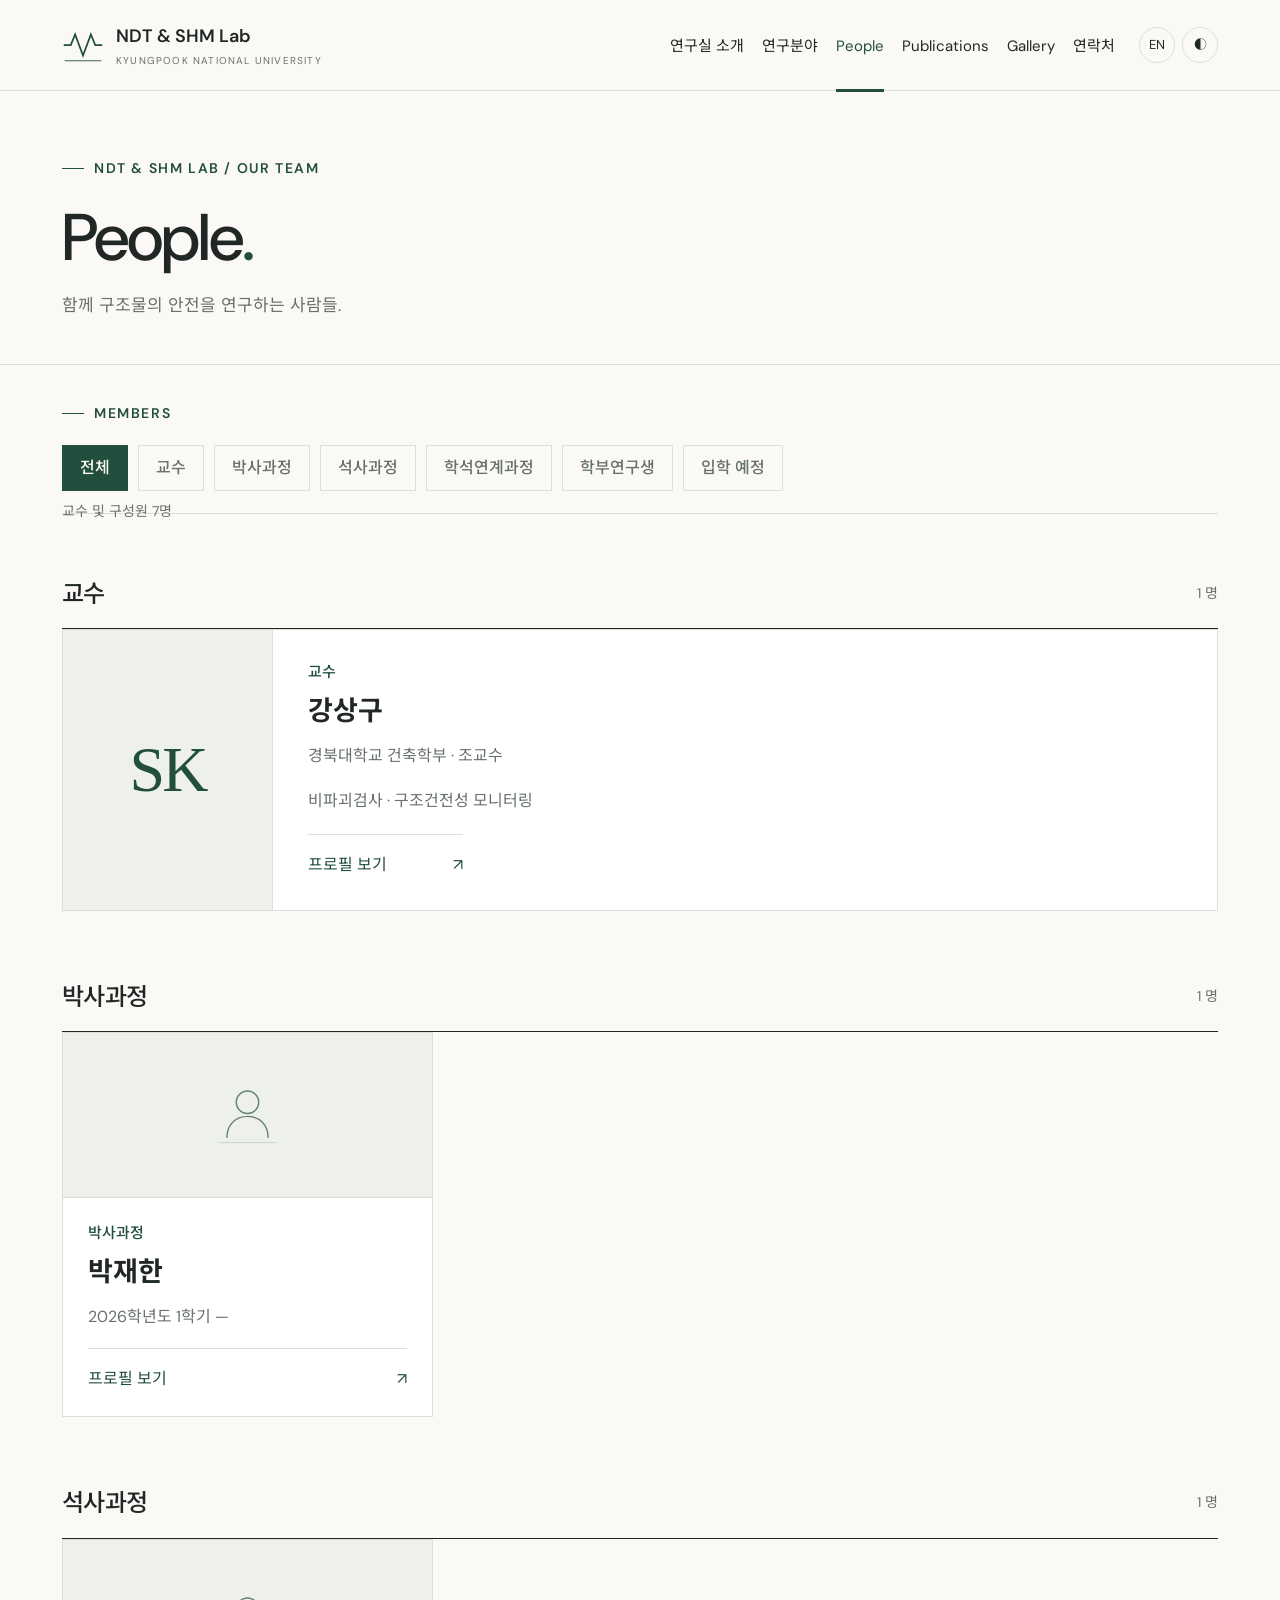
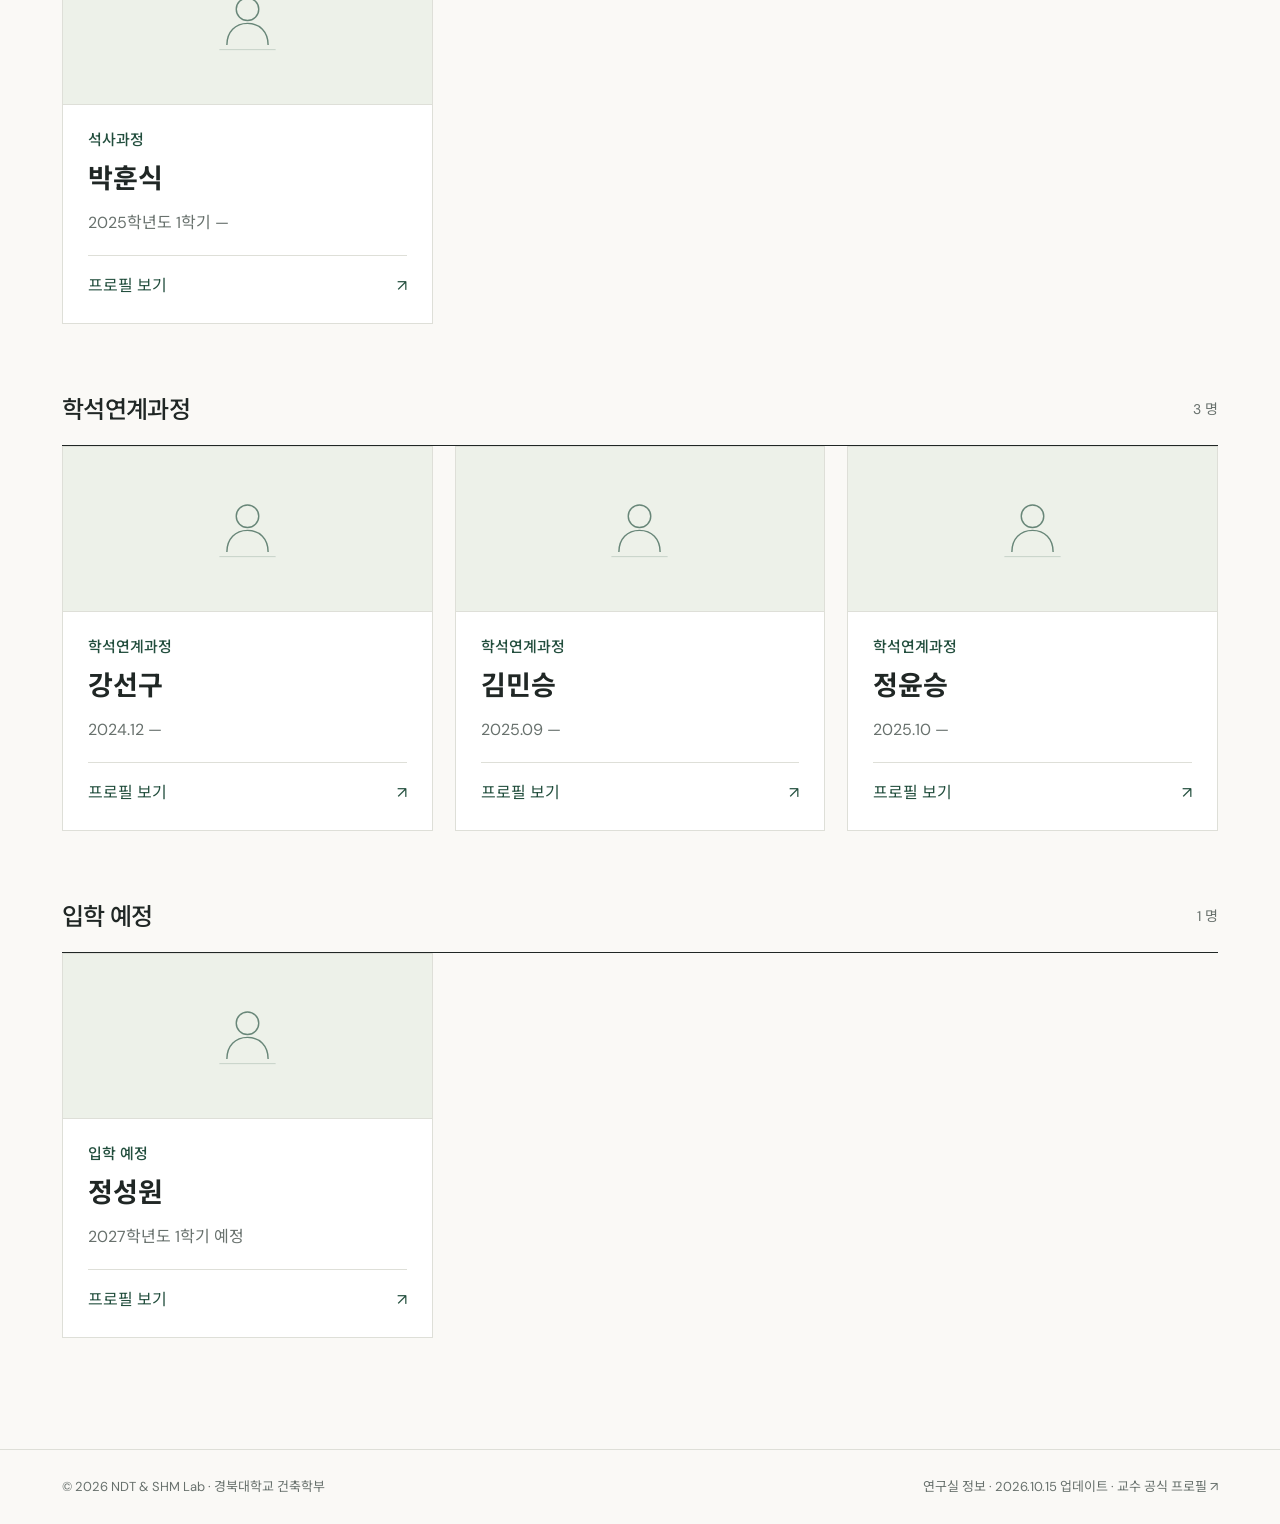
<file: professor.html>
<!doctype html>
<html lang="ko"><head>
<meta charset="utf-8"><meta name="viewport" content="width=device-width,initial-scale=1">
<title>People · 교수 및 구성원 | NDT &amp; SHM Lab · 경북대학교</title><meta name="description" content="경북대학교 건축학부 강상구 교수와 NDT &amp; SHM Lab 구성원 소개. 박사과정, 석사과정, 학석연계과정, 학부연구생과 입학 예정 프로필 및 과정 이력을 확인하세요.">
<meta name="robots" content="index, follow, max-image-preview:large"><link rel="canonical" href="https://knu-ndt.github.io/people.html">
<meta property="og:type" content="website"><meta property="og:site_name" content="NDT &amp; SHM Lab"><meta property="og:title" content="People · 교수 및 구성원 | NDT &amp; SHM Lab · 경북대학교"><meta property="og:description" content="경북대학교 건축학부 강상구 교수와 NDT &amp; SHM Lab 구성원 소개. 박사과정, 석사과정, 학석연계과정, 학부연구생과 입학 예정 프로필 및 과정 이력을 확인하세요."><meta property="og:url" content="https://knu-ndt.github.io/people.html"><meta property="og:locale" content="ko_KR">
<meta property="og:image" content="https://wsrv.nl/?url=www.knu.ac.kr%2Fwbbs%2Fimg%2Fintro%2Fui_emblem01.jpg&amp;w=600&amp;h=315&amp;fit=contain&amp;we&amp;cbg=white&amp;output=jpg"><meta property="og:image:secure_url" content="https://wsrv.nl/?url=www.knu.ac.kr%2Fwbbs%2Fimg%2Fintro%2Fui_emblem01.jpg&amp;w=600&amp;h=315&amp;fit=contain&amp;we&amp;cbg=white&amp;output=jpg"><meta property="og:image:type" content="image/jpeg"><meta property="og:image:width" content="600"><meta property="og:image:height" content="315"><meta property="og:image:alt" content="경북대학교 공식 엠블럼">
<meta name="twitter:card" content="summary_large_image"><meta name="twitter:title" content="People · 교수 및 구성원 | NDT &amp; SHM Lab · 경북대학교"><meta name="twitter:description" content="경북대학교 건축학부 강상구 교수와 NDT &amp; SHM Lab 구성원 소개. 박사과정, 석사과정, 학석연계과정, 학부연구생과 입학 예정 프로필 및 과정 이력을 확인하세요."><meta name="twitter:image" content="https://wsrv.nl/?url=www.knu.ac.kr%2Fwbbs%2Fimg%2Fintro%2Fui_emblem01.jpg&amp;w=600&amp;h=315&amp;fit=contain&amp;we&amp;cbg=white&amp;output=jpg"><meta name="twitter:image:alt" content="경북대학교 공식 엠블럼">
<meta name="theme-color" content="#224e3d"><link rel="icon" type="image/svg+xml" href="favicon.svg">
<link rel="stylesheet" href="style.css?v=8c3d8134eaab"><script type="application/ld+json">{"@context":"https://schema.org","@graph":[{"@type":"ResearchOrganization","@id":"https://knu-ndt.github.io/#lab","name":"NDT & SHM Lab","alternateName":"경북대학교 NDT & SHM Lab","url":"https://knu-ndt.github.io/","description":"경북대학교 건축학부 강상구 교수의 NDT & SHM Lab. 비파괴검사, 구조건전성 모니터링, 건설안전, 데이터 기반 진단 연구와 논문, 구성원 정보를 소개합니다.","email":"kangs@knu.ac.kr","parentOrganization":{"@type":"CollegeOrUniversity","@id":"https://www.knu.ac.kr/#university","name":"경북대학교","alternateName":"Kyungpook National University","url":"https://www.knu.ac.kr/","logo":{"@type":"ImageObject","url":"https://www.knu.ac.kr/wbbs/img/intro/ui_emblem01.jpg","width":200,"height":200}},"member":{"@id":"https://knu-ndt.github.io/people.html#profile-sanggoo-kang"}},{"@type":"Person","@id":"https://knu-ndt.github.io/people.html#profile-sanggoo-kang","name":"강상구","alternateName":"Sanggoo Kang","jobTitle":"Assistant Professor","email":"kangs@knu.ac.kr","url":"https://knu-ndt.github.io/people.html","affiliation":{"@id":"https://www.knu.ac.kr/#university"},"worksFor":{"@id":"https://knu-ndt.github.io/#lab"},"sameAs":["https://scholar.google.com/citations?hl=ko&user=CzZ7ILAAAAAJ","https://research.knu.ac.kr/en/persons/sanggoo-kang/"]},{"@type":"WebSite","@id":"https://knu-ndt.github.io/#website","name":"NDT & SHM Lab","alternateName":"NDT & SHM Lab · 경북대학교","url":"https://knu-ndt.github.io/","inLanguage":["ko","en"],"publisher":{"@id":"https://knu-ndt.github.io/#lab"}},{"@type":"CollectionPage","@id":"https://knu-ndt.github.io/people.html#webpage","url":"https://knu-ndt.github.io/people.html","name":"People · 교수 및 구성원 | NDT & SHM Lab · 경북대학교","description":"경북대학교 건축학부 강상구 교수와 NDT & SHM Lab 구성원 소개. 박사과정, 석사과정, 학석연계과정, 학부연구생과 입학 예정 프로필 및 과정 이력을 확인하세요.","inLanguage":"ko","isPartOf":{"@id":"https://knu-ndt.github.io/#website"},"about":{"@id":"https://knu-ndt.github.io/#lab"},"breadcrumb":{"@id":"https://knu-ndt.github.io/people.html#breadcrumb"},"primaryImageOfPage":{"@type":"ImageObject","url":"https://wsrv.nl/?url=www.knu.ac.kr%2Fwbbs%2Fimg%2Fintro%2Fui_emblem01.jpg&w=600&h=315&fit=contain&we&cbg=white&output=jpg","width":600,"height":315}},{"@type":"BreadcrumbList","@id":"https://knu-ndt.github.io/people.html#breadcrumb","itemListElement":[{"@type":"ListItem","position":1,"name":"NDT & SHM Lab","item":"https://knu-ndt.github.io/"},{"@type":"ListItem","position":2,"name":"People · 교수 및 구성원","item":"https://knu-ndt.github.io/people.html"}]}]}</script>
<script defer src="publications.js?v=110851ec34aa"></script><script defer src="app.js?v=b726bbe67ed7"></script>
</head><body data-page="professor"><a class="skip" href="#main">본문으로 건너뛰기</a><header id="header"><div class="wrap bar"><a class="brand" href="index.html"><svg class="mark" viewBox="0 0 48 48" aria-hidden="true"><path d="M2 24h8l5-12 9 24 9-24 5 12h8" fill="none" stroke="currentColor" stroke-width="2"/><path d="M3 42h42" stroke="currentColor"/></svg><span><b>NDT & SHM Lab</b><small>KYUNGPOOK NATIONAL UNIVERSITY</small></span></a><nav id="navigation" aria-label="주 메뉴"><a class="" href="index.html">연구실 소개</a><a class="" href="research.html">연구분야</a><a class="active" aria-current="page" href="people.html">People</a><a class="" href="publications.html">Publications</a><a class="" href="gallery.html">Gallery</a><a class="" href="contact.html">연락처</a></nav><div class="tools"><button id="language" aria-label="Switch to English">EN</button><button id="theme" aria-label="화면 테마 전환">◐</button><button class="mobile" id="menu" aria-controls="navigation" aria-expanded="false" aria-label="메뉴 열기">☰</button></div></div></header>
<main id="main"><section class="head"><div class="wrap"><div class="eyebrow">NDT & SHM LAB / OUR TEAM</div><h1>People<span style="color:var(--green)">.</span></h1><p>함께 구조물의 안전을 연구하는 사람들.</p></div></section><div class="wrap people-content"><div class="people-toolbar"><div class="eyebrow">MEMBERS</div><div class="member-filters" role="group" aria-label="구성원 과정별 보기"><button data-member-filter="all" aria-pressed="true">전체</button><button data-member-filter="faculty" aria-pressed="false">교수</button><button data-member-filter="phd" aria-pressed="false">박사과정</button><button data-member-filter="masters" aria-pressed="false">석사과정</button><button data-member-filter="combined" aria-pressed="false">학석연계과정</button><button data-member-filter="undergrad" aria-pressed="false">학부연구생</button><button data-member-filter="incoming" aria-pressed="false">입학 예정</button></div></div><p id="member-status" class="result-count" role="status" aria-live="polite">교수 및 구성원 7명</p><section class="member-section" data-member-section="faculty" ><div class="section-title"><h2>교수</h2><span>1 명</span></div><div class="member-grid"><article class="member-card member-pi"><div class="member-portrait"><span class="pi-initials" aria-hidden="true">SK</span></div><div class="member-copy"><p class="member-role">교수</p><h3>강상구</h3><p class="member-period">경북대학교 건축학부 · 조교수</p><p class="member-interest">비파괴검사 · 구조건전성 모니터링</p><a class="member-link" href="#profile-sanggoo-kang" data-profile="sanggoo-kang" aria-haspopup="dialog">프로필 보기 <span aria-hidden="true">↗</span><span class="sr-only"> · 강상구</span></a></div></article></div></section><section class="member-section" data-member-section="phd" ><div class="section-title"><h2>박사과정</h2><span>1 명</span></div><div class="member-grid"><article class="member-card "><div class="member-portrait"><svg viewBox="0 0 80 80" fill="none" aria-hidden="true"><circle cx="40" cy="27" r="12" stroke="currentColor" stroke-width="1.5"/><path d="M18 65c0-14 9-23 22-23s22 9 22 23" stroke="currentColor" stroke-width="1.5"/><path d="M10 70h60" stroke="currentColor" opacity=".3"/></svg></div><div class="member-copy"><p class="member-role">박사과정</p><h3>박재한</h3><p class="member-period">2026학년도 1학기 —</p><a class="member-link" href="#profile-jaehan-park" data-profile="jaehan-park" aria-haspopup="dialog">프로필 보기 <span aria-hidden="true">↗</span><span class="sr-only"> · 박재한</span></a></div></article></div></section><section class="member-section" data-member-section="masters" ><div class="section-title"><h2>석사과정</h2><span>1 명</span></div><div class="member-grid"><article class="member-card "><div class="member-portrait"><svg viewBox="0 0 80 80" fill="none" aria-hidden="true"><circle cx="40" cy="27" r="12" stroke="currentColor" stroke-width="1.5"/><path d="M18 65c0-14 9-23 22-23s22 9 22 23" stroke="currentColor" stroke-width="1.5"/><path d="M10 70h60" stroke="currentColor" opacity=".3"/></svg></div><div class="member-copy"><p class="member-role">석사과정</p><h3>박훈식</h3><p class="member-period">2025학년도 1학기 —</p><a class="member-link" href="#profile-hunsik-park" data-profile="hunsik-park" aria-haspopup="dialog">프로필 보기 <span aria-hidden="true">↗</span><span class="sr-only"> · 박훈식</span></a></div></article></div></section><section class="member-section" data-member-section="combined" ><div class="section-title"><h2>학석연계과정</h2><span>3 명</span></div><div class="member-grid"><article class="member-card "><div class="member-portrait"><svg viewBox="0 0 80 80" fill="none" aria-hidden="true"><circle cx="40" cy="27" r="12" stroke="currentColor" stroke-width="1.5"/><path d="M18 65c0-14 9-23 22-23s22 9 22 23" stroke="currentColor" stroke-width="1.5"/><path d="M10 70h60" stroke="currentColor" opacity=".3"/></svg></div><div class="member-copy"><p class="member-role">학석연계과정</p><h3>강선구</h3><p class="member-period">2024.12 —</p><a class="member-link" href="#profile-seongu-kang" data-profile="seongu-kang" aria-haspopup="dialog">프로필 보기 <span aria-hidden="true">↗</span><span class="sr-only"> · 강선구</span></a></div></article><article class="member-card "><div class="member-portrait"><svg viewBox="0 0 80 80" fill="none" aria-hidden="true"><circle cx="40" cy="27" r="12" stroke="currentColor" stroke-width="1.5"/><path d="M18 65c0-14 9-23 22-23s22 9 22 23" stroke="currentColor" stroke-width="1.5"/><path d="M10 70h60" stroke="currentColor" opacity=".3"/></svg></div><div class="member-copy"><p class="member-role">학석연계과정</p><h3>김민승</h3><p class="member-period">2025.09 —</p><a class="member-link" href="#profile-minseung-kim" data-profile="minseung-kim" aria-haspopup="dialog">프로필 보기 <span aria-hidden="true">↗</span><span class="sr-only"> · 김민승</span></a></div></article><article class="member-card "><div class="member-portrait"><svg viewBox="0 0 80 80" fill="none" aria-hidden="true"><circle cx="40" cy="27" r="12" stroke="currentColor" stroke-width="1.5"/><path d="M18 65c0-14 9-23 22-23s22 9 22 23" stroke="currentColor" stroke-width="1.5"/><path d="M10 70h60" stroke="currentColor" opacity=".3"/></svg></div><div class="member-copy"><p class="member-role">학석연계과정</p><h3>정윤승</h3><p class="member-period">2025.10 —</p><a class="member-link" href="#profile-yunseung-jeong" data-profile="yunseung-jeong" aria-haspopup="dialog">프로필 보기 <span aria-hidden="true">↗</span><span class="sr-only"> · 정윤승</span></a></div></article></div></section><section class="member-section" data-member-section="undergrad" hidden><div class="section-title"><h2>학부연구생</h2><span>0 명</span></div><div class="member-empty"><h3>학부연구생 정보를 준비 중입니다.</h3></div></section><section class="member-section" data-member-section="incoming" ><div class="section-title"><h2>입학 예정</h2><span>1 명</span></div><div class="member-grid"><article class="member-card "><div class="member-portrait"><svg viewBox="0 0 80 80" fill="none" aria-hidden="true"><circle cx="40" cy="27" r="12" stroke="currentColor" stroke-width="1.5"/><path d="M18 65c0-14 9-23 22-23s22 9 22 23" stroke="currentColor" stroke-width="1.5"/><path d="M10 70h60" stroke="currentColor" opacity=".3"/></svg></div><div class="member-copy"><p class="member-role">입학 예정</p><h3>정성원</h3><p class="member-period">2027학년도 1학기 예정</p><a class="member-link" href="#profile-seongwon-jeong" data-profile="seongwon-jeong" aria-haspopup="dialog">프로필 보기 <span aria-hidden="true">↗</span><span class="sr-only"> · 정성원</span></a></div></article></div></section><div class="member-detail-fallback"><section id="profile-sanggoo-kang"><div class="profile-block"><div class="monogram" aria-hidden="true">SK<small>SANGGOO KANG</small></div><div><div class="eyebrow">PRINCIPAL INVESTIGATOR</div><h2 style="margin-top:18px">강상구 <span style="font-size:17px;color:var(--muted)">교수</span></h2><p>경북대학교 공과대학 건축학부 · 조교수</p><p>비파괴검사와 구조건전성 모니터링을 중심으로 구조물의 안전성과 유지관리를 연구합니다.</p><div class="profile-links"><a class="button" href="https://scholar.google.com/citations?hl=ko&amp;user=CzZ7ILAAAAAJ" target="_blank" rel="noopener noreferrer">Google Scholar <span aria-hidden="true">↗</span></a><a class="button" href="https://research.knu.ac.kr/en/persons/sanggoo-kang/" target="_blank" rel="noopener noreferrer">경북대 공식 프로필 <span aria-hidden="true">↗</span></a></div></div></div><div class="profile-detail"><section><div class="eyebrow">EDUCATION</div><h2 style="margin-top:15px">학력</h2><ul class="timeline"><li><time>2021</time><span>Ph.D.<br>The University of Texas at Arlington</span></li><li><time>2015</time><span>석사<br>경북대학교</span></li><li><time>2013</time><span>학사<br>경북대학교</span></li></ul></section><section><div class="eyebrow">EXPERIENCE</div><h2 style="margin-top:15px">주요 경력</h2><ul class="timeline"><li><time>2024 —</time><span>경북대학교 조교수</span></li><li><time>2022 — 2024</time><span>경북대학교 박사후연구원</span></li><li><time>2021 — 2022</time><span>텍사스 알링턴 대학교 박사후연구원</span></li></ul></section></div><p class="source-note">학력·경력 출처: <a class="source-link" href="https://research.knu.ac.kr/en/persons/sanggoo-kang/" target="_blank" rel="noopener noreferrer">경북대학교 공식 연구자 프로필 <span aria-hidden="true">↗</span></a></p></section><section id="profile-jaehan-park"><div class="profile-modal-head"><div class="member-avatar"><svg viewBox="0 0 80 80" fill="none" aria-hidden="true"><circle cx="40" cy="27" r="12" stroke="currentColor" stroke-width="1.5"/><path d="M18 65c0-14 9-23 22-23s22 9 22 23" stroke="currentColor" stroke-width="1.5"/><path d="M10 70h60" stroke="currentColor" opacity=".3"/></svg></div><div><p class="member-role">박사과정</p><h2>박재한</h2><p>2026학년도 1학기 —</p></div></div><div class="profile-history"><h3>과정 및 이력</h3><ul><li><span>2026.02</span><strong>석사과정 졸업</strong></li><li><span>2026학년도 1학기</span><strong>박사과정</strong></li></ul></div></section><section id="profile-hunsik-park"><div class="profile-modal-head"><div class="member-avatar"><svg viewBox="0 0 80 80" fill="none" aria-hidden="true"><circle cx="40" cy="27" r="12" stroke="currentColor" stroke-width="1.5"/><path d="M18 65c0-14 9-23 22-23s22 9 22 23" stroke="currentColor" stroke-width="1.5"/><path d="M10 70h60" stroke="currentColor" opacity=".3"/></svg></div><div><p class="member-role">석사과정</p><h2>박훈식</h2><p>2025학년도 1학기 —</p></div></div><div class="profile-history"><h3>과정 및 이력</h3><ul><li><span>2025학년도 1학기</span><strong>석사과정</strong></li></ul></div></section><section id="profile-seongu-kang"><div class="profile-modal-head"><div class="member-avatar"><svg viewBox="0 0 80 80" fill="none" aria-hidden="true"><circle cx="40" cy="27" r="12" stroke="currentColor" stroke-width="1.5"/><path d="M18 65c0-14 9-23 22-23s22 9 22 23" stroke="currentColor" stroke-width="1.5"/><path d="M10 70h60" stroke="currentColor" opacity=".3"/></svg></div><div><p class="member-role">학석연계과정</p><h2>강선구</h2><p>2024.12 —</p></div></div><div class="profile-history"><h3>과정 및 이력</h3><ul><li><span>2024.12</span><strong>학석연계과정</strong></li></ul></div></section><section id="profile-minseung-kim"><div class="profile-modal-head"><div class="member-avatar"><svg viewBox="0 0 80 80" fill="none" aria-hidden="true"><circle cx="40" cy="27" r="12" stroke="currentColor" stroke-width="1.5"/><path d="M18 65c0-14 9-23 22-23s22 9 22 23" stroke="currentColor" stroke-width="1.5"/><path d="M10 70h60" stroke="currentColor" opacity=".3"/></svg></div><div><p class="member-role">학석연계과정</p><h2>김민승</h2><p>2025.09 —</p></div></div><div class="profile-history"><h3>과정 및 이력</h3><ul><li><span>2025.09</span><strong>학석연계과정</strong></li></ul></div></section><section id="profile-yunseung-jeong"><div class="profile-modal-head"><div class="member-avatar"><svg viewBox="0 0 80 80" fill="none" aria-hidden="true"><circle cx="40" cy="27" r="12" stroke="currentColor" stroke-width="1.5"/><path d="M18 65c0-14 9-23 22-23s22 9 22 23" stroke="currentColor" stroke-width="1.5"/><path d="M10 70h60" stroke="currentColor" opacity=".3"/></svg></div><div><p class="member-role">학석연계과정</p><h2>정윤승</h2><p>2025.10 —</p></div></div><div class="profile-history"><h3>과정 및 이력</h3><ul><li><span>2025.10</span><strong>학석연계과정</strong></li></ul></div></section><section id="profile-seongwon-jeong"><div class="profile-modal-head"><div class="member-avatar"><svg viewBox="0 0 80 80" fill="none" aria-hidden="true"><circle cx="40" cy="27" r="12" stroke="currentColor" stroke-width="1.5"/><path d="M18 65c0-14 9-23 22-23s22 9 22 23" stroke="currentColor" stroke-width="1.5"/><path d="M10 70h60" stroke="currentColor" opacity=".3"/></svg></div><div><p class="member-role">입학 예정</p><h2>정성원</h2><p>2027학년도 1학기 예정</p></div></div><div class="profile-history"><h3>과정 및 이력</h3><ul><li><span>2027학년도 1학기</span><strong>석사과정 입학 예정</strong></li></ul></div></section></div><dialog id="profile-dialog" class="profile-dialog" aria-labelledby="profile-dialog-title"><div class="dialog-bar"><span id="profile-dialog-title">구성원 프로필</span><button data-close-dialog aria-label="프로필 닫기">×</button></div><div id="profile-dialog-content"></div></dialog></div></main><footer id="footer"><div class="wrap footer-row"><span>© 2026 NDT & SHM Lab · 경북대학교 건축학부</span><span>연구실 정보 · 2026.10.15 업데이트 · <a href="https://research.knu.ac.kr/en/persons/sanggoo-kang/" target="_blank" rel="noopener">교수 공식 프로필 ↗</a></span></div></footer>
<noscript><style>.tools,.searchbar,.member-filters{display:none}.member-detail-fallback{display:block}</style></noscript></body></html>
</file>
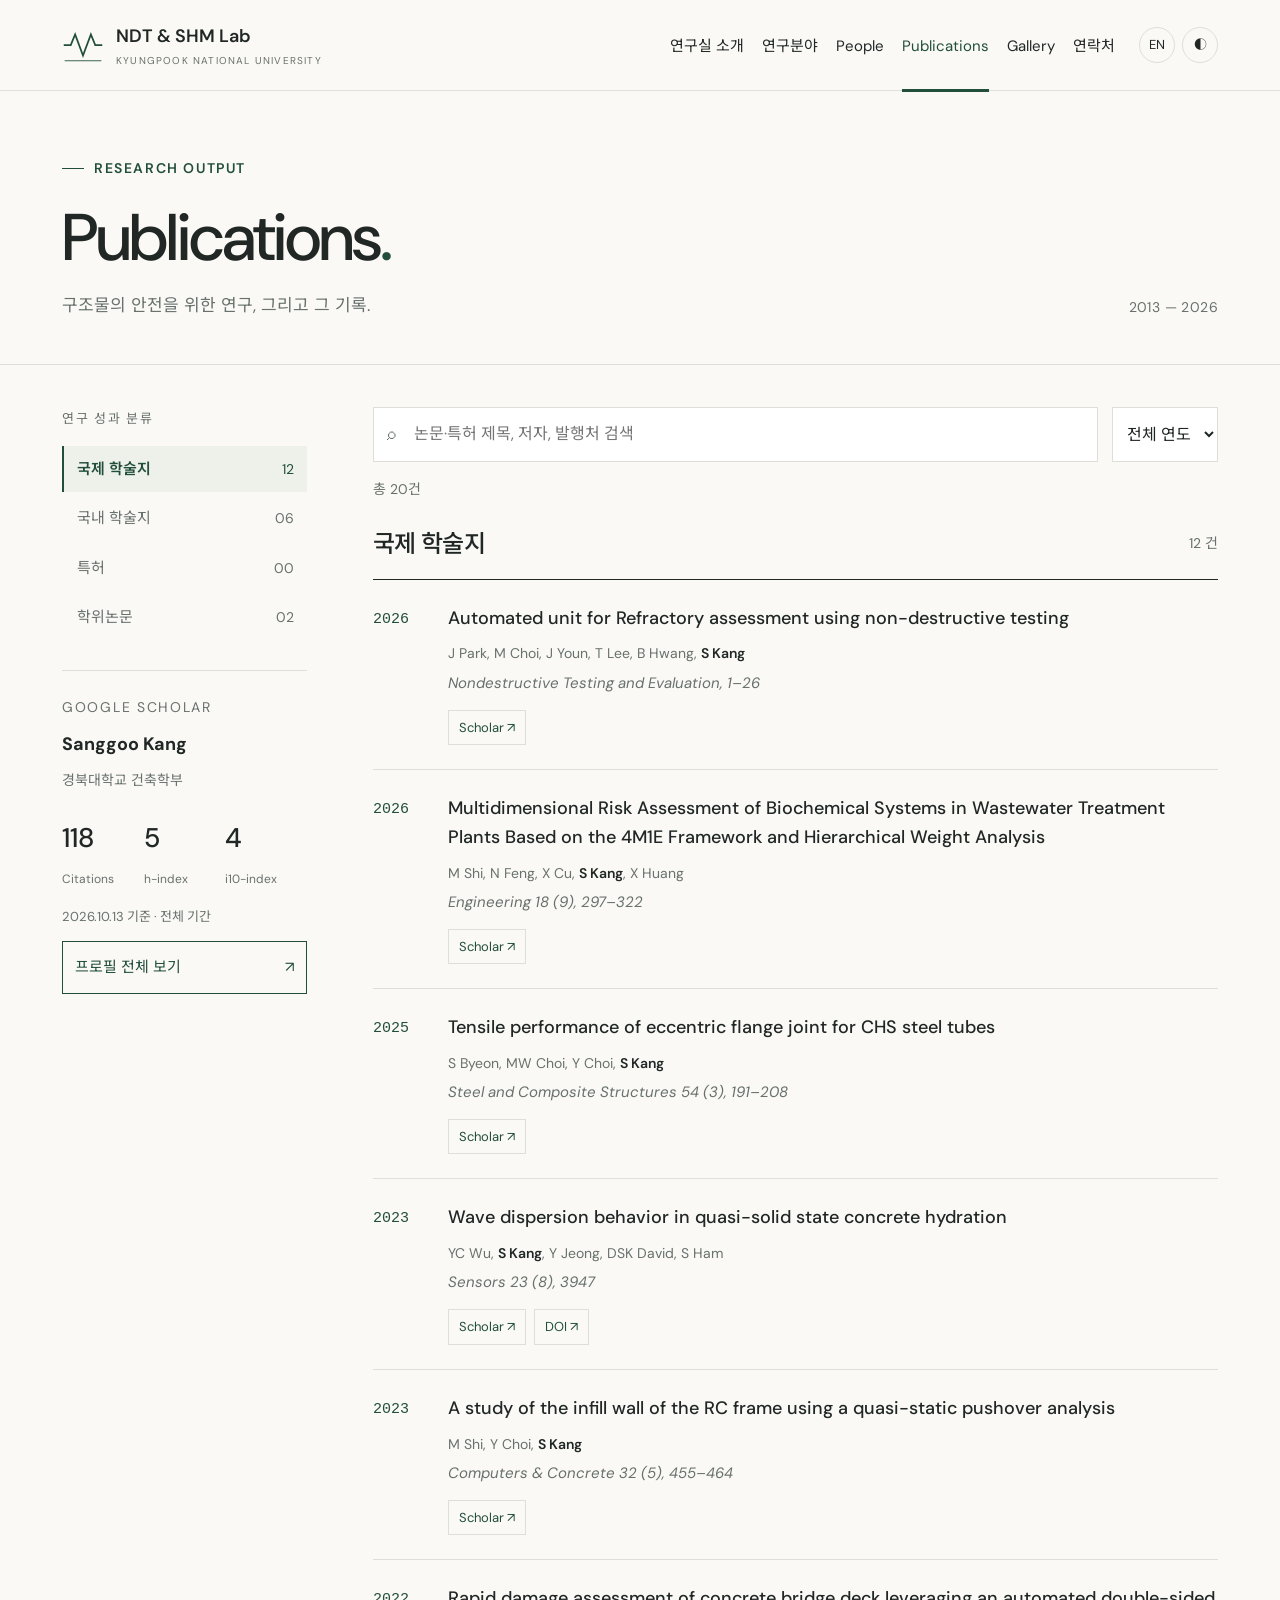
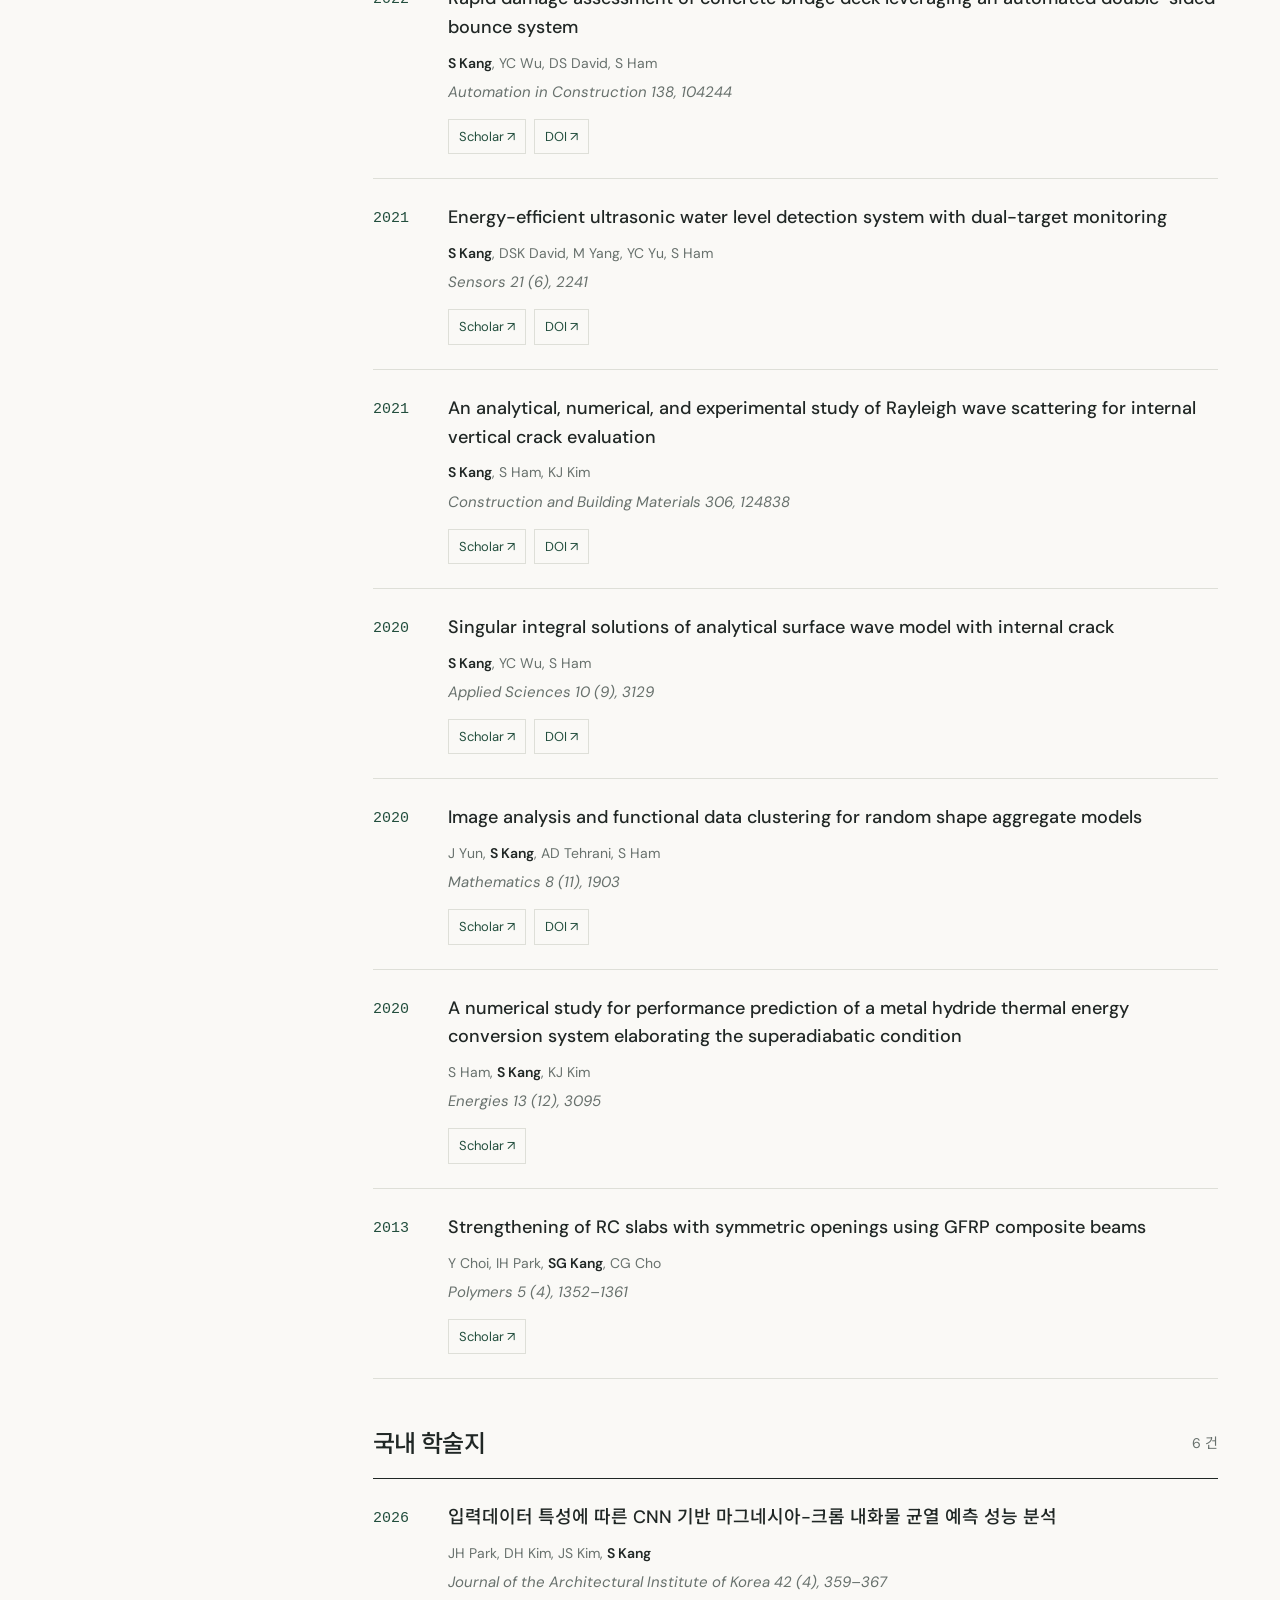
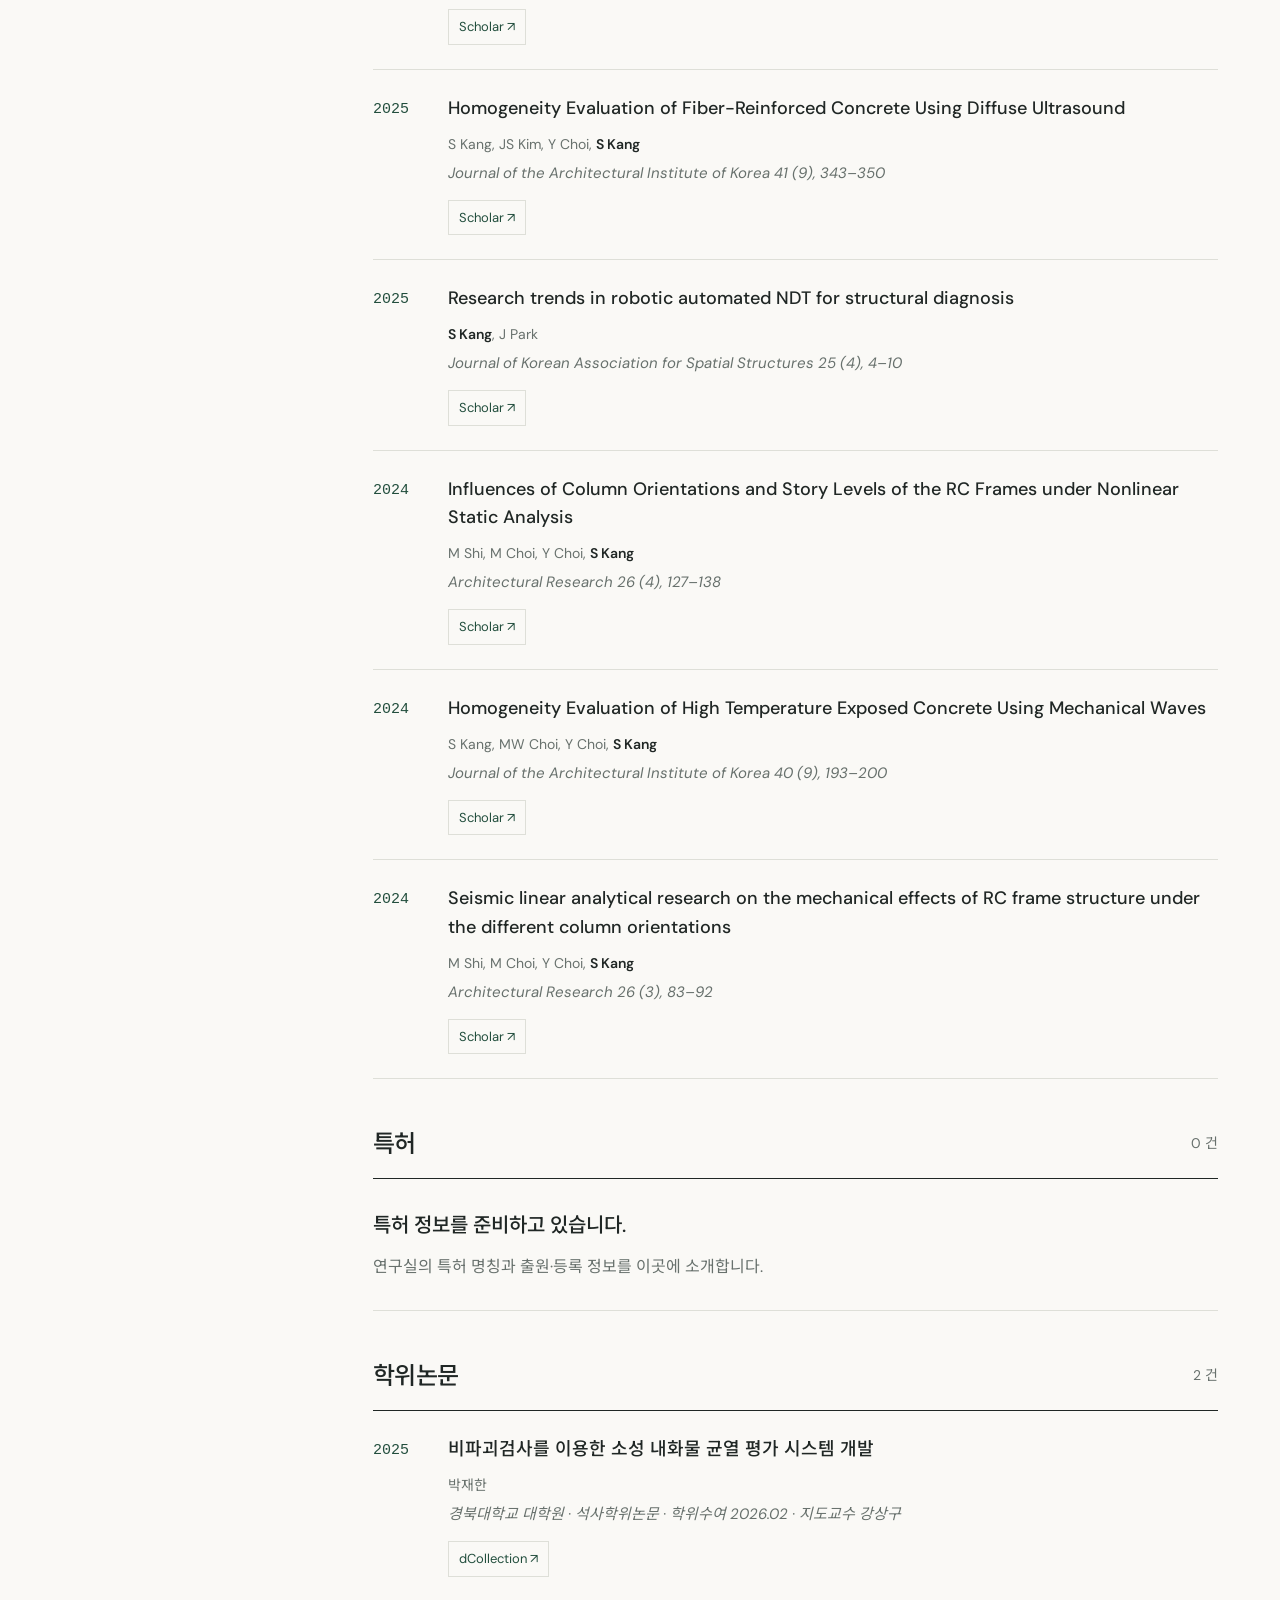
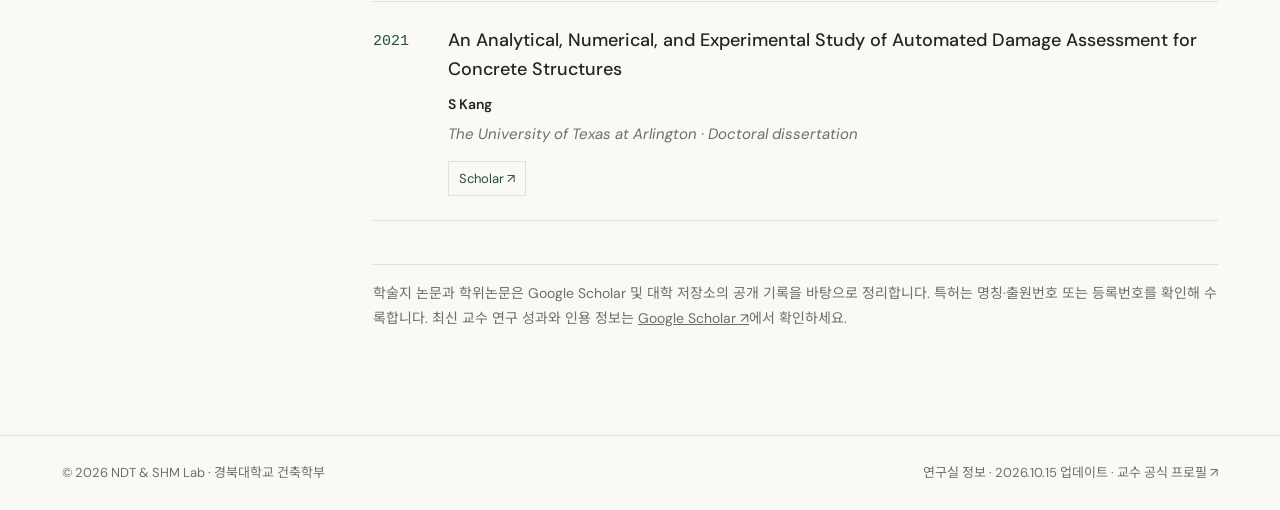
<file: publications.html>
<!doctype html>
<html lang="ko"><head>
<meta charset="utf-8"><meta name="viewport" content="width=device-width,initial-scale=1">
<title>Publications · 논문 | NDT &amp; SHM Lab · 경북대학교</title><meta name="description" content="경북대학교 NDT &amp; SHM Lab의 국제·국내 학술지 논문, 특허 분류와 학위논문 목록. 연구 성과 검색, 연도별 필터와 원문 링크를 제공합니다.">
<meta name="robots" content="index, follow, max-image-preview:large"><link rel="canonical" href="https://knu-ndt.github.io/publications.html">
<meta property="og:type" content="website"><meta property="og:site_name" content="NDT &amp; SHM Lab"><meta property="og:title" content="Publications · 논문 | NDT &amp; SHM Lab · 경북대학교"><meta property="og:description" content="경북대학교 NDT &amp; SHM Lab의 국제·국내 학술지 논문, 특허 분류와 학위논문 목록. 연구 성과 검색, 연도별 필터와 원문 링크를 제공합니다."><meta property="og:url" content="https://knu-ndt.github.io/publications.html"><meta property="og:locale" content="ko_KR">
<meta property="og:image" content="https://wsrv.nl/?url=www.knu.ac.kr%2Fwbbs%2Fimg%2Fintro%2Fui_emblem01.jpg&amp;w=600&amp;h=315&amp;fit=contain&amp;we&amp;cbg=white&amp;output=jpg"><meta property="og:image:secure_url" content="https://wsrv.nl/?url=www.knu.ac.kr%2Fwbbs%2Fimg%2Fintro%2Fui_emblem01.jpg&amp;w=600&amp;h=315&amp;fit=contain&amp;we&amp;cbg=white&amp;output=jpg"><meta property="og:image:type" content="image/jpeg"><meta property="og:image:width" content="600"><meta property="og:image:height" content="315"><meta property="og:image:alt" content="경북대학교 공식 엠블럼">
<meta name="twitter:card" content="summary_large_image"><meta name="twitter:title" content="Publications · 논문 | NDT &amp; SHM Lab · 경북대학교"><meta name="twitter:description" content="경북대학교 NDT &amp; SHM Lab의 국제·국내 학술지 논문, 특허 분류와 학위논문 목록. 연구 성과 검색, 연도별 필터와 원문 링크를 제공합니다."><meta name="twitter:image" content="https://wsrv.nl/?url=www.knu.ac.kr%2Fwbbs%2Fimg%2Fintro%2Fui_emblem01.jpg&amp;w=600&amp;h=315&amp;fit=contain&amp;we&amp;cbg=white&amp;output=jpg"><meta name="twitter:image:alt" content="경북대학교 공식 엠블럼">
<meta name="theme-color" content="#224e3d"><link rel="icon" type="image/svg+xml" href="favicon.svg">
<link rel="stylesheet" href="style.css?v=8c3d8134eaab"><script type="application/ld+json">{"@context":"https://schema.org","@graph":[{"@type":"ResearchOrganization","@id":"https://knu-ndt.github.io/#lab","name":"NDT & SHM Lab","alternateName":"경북대학교 NDT & SHM Lab","url":"https://knu-ndt.github.io/","description":"경북대학교 건축학부 강상구 교수의 NDT & SHM Lab. 비파괴검사, 구조건전성 모니터링, 건설안전, 데이터 기반 진단 연구와 논문, 구성원 정보를 소개합니다.","email":"kangs@knu.ac.kr","parentOrganization":{"@type":"CollegeOrUniversity","@id":"https://www.knu.ac.kr/#university","name":"경북대학교","alternateName":"Kyungpook National University","url":"https://www.knu.ac.kr/","logo":{"@type":"ImageObject","url":"https://www.knu.ac.kr/wbbs/img/intro/ui_emblem01.jpg","width":200,"height":200}},"member":{"@id":"https://knu-ndt.github.io/people.html#profile-sanggoo-kang"}},{"@type":"Person","@id":"https://knu-ndt.github.io/people.html#profile-sanggoo-kang","name":"강상구","alternateName":"Sanggoo Kang","jobTitle":"Assistant Professor","email":"kangs@knu.ac.kr","url":"https://knu-ndt.github.io/people.html","affiliation":{"@id":"https://www.knu.ac.kr/#university"},"worksFor":{"@id":"https://knu-ndt.github.io/#lab"},"sameAs":["https://scholar.google.com/citations?hl=ko&user=CzZ7ILAAAAAJ","https://research.knu.ac.kr/en/persons/sanggoo-kang/"]},{"@type":"WebSite","@id":"https://knu-ndt.github.io/#website","name":"NDT & SHM Lab","alternateName":"NDT & SHM Lab · 경북대학교","url":"https://knu-ndt.github.io/","inLanguage":["ko","en"],"publisher":{"@id":"https://knu-ndt.github.io/#lab"}},{"@type":"CollectionPage","@id":"https://knu-ndt.github.io/publications.html#webpage","url":"https://knu-ndt.github.io/publications.html","name":"Publications · 논문 | NDT & SHM Lab · 경북대학교","description":"경북대학교 NDT & SHM Lab의 국제·국내 학술지 논문, 특허 분류와 학위논문 목록. 연구 성과 검색, 연도별 필터와 원문 링크를 제공합니다.","inLanguage":"ko","isPartOf":{"@id":"https://knu-ndt.github.io/#website"},"about":{"@id":"https://knu-ndt.github.io/#lab"},"breadcrumb":{"@id":"https://knu-ndt.github.io/publications.html#breadcrumb"},"primaryImageOfPage":{"@type":"ImageObject","url":"https://wsrv.nl/?url=www.knu.ac.kr%2Fwbbs%2Fimg%2Fintro%2Fui_emblem01.jpg&w=600&h=315&fit=contain&we&cbg=white&output=jpg","width":600,"height":315}},{"@type":"BreadcrumbList","@id":"https://knu-ndt.github.io/publications.html#breadcrumb","itemListElement":[{"@type":"ListItem","position":1,"name":"NDT & SHM Lab","item":"https://knu-ndt.github.io/"},{"@type":"ListItem","position":2,"name":"Publications · 논문","item":"https://knu-ndt.github.io/publications.html"}]}]}</script>
<script defer src="publications.js?v=110851ec34aa"></script><script defer src="app.js?v=b726bbe67ed7"></script>
</head><body data-page="publications"><a class="skip" href="#main">본문으로 건너뛰기</a><header id="header"><div class="wrap bar"><a class="brand" href="index.html"><svg class="mark" viewBox="0 0 48 48" aria-hidden="true"><path d="M2 24h8l5-12 9 24 9-24 5 12h8" fill="none" stroke="currentColor" stroke-width="2"/><path d="M3 42h42" stroke="currentColor"/></svg><span><b>NDT & SHM Lab</b><small>KYUNGPOOK NATIONAL UNIVERSITY</small></span></a><nav id="navigation" aria-label="주 메뉴"><a class="" href="index.html">연구실 소개</a><a class="" href="research.html">연구분야</a><a class="" href="people.html">People</a><a class="active" aria-current="page" href="publications.html">Publications</a><a class="" href="gallery.html">Gallery</a><a class="" href="contact.html">연락처</a></nav><div class="tools"><button id="language" aria-label="Switch to English">EN</button><button id="theme" aria-label="화면 테마 전환">◐</button><button class="mobile" id="menu" aria-controls="navigation" aria-expanded="false" aria-label="메뉴 열기">☰</button></div></div></header>
<main id="main"><section class="head"><div class="wrap"><div class="eyebrow">RESEARCH OUTPUT</div><h1>Publications<span style="color:var(--green)">.</span></h1><div class="bottom"><p>구조물의 안전을 위한 연구, 그리고 그 기록.</p><span class="meta">2013 — 2026</span></div></div></section><div class="wrap pubgrid"><aside class="sidebar"><p class="side-label">연구 성과 분류</p><nav class="categories" aria-label="연구 성과 분류"><a href="#intl" data-group="intl">국제 학술지<span>12</span></a><a href="#domestic" data-group="domestic">국내 학술지<span>06</span></a><a href="#patent" data-group="patent">특허<span>00</span></a><a href="#thesis" data-group="thesis">학위논문<span>02</span></a></nav><div class="scholar"><div><p class="side-label" style="margin-bottom:5px">GOOGLE SCHOLAR</p><h3>Sanggoo Kang</h3><p>경북대학교 건축학부</p></div><div class="metrics"><div><strong>118</strong><small>Citations</small></div><div><strong>5</strong><small>h-index</small></div><div><strong>4</strong><small>i10-index</small></div></div><p class="note">2026.10.13 기준 · 전체 기간</p><a class="button" href="https://scholar.google.com/citations?hl=ko&amp;user=CzZ7ILAAAAAJ" target="_blank" rel="noopener noreferrer">프로필 전체 보기 <span aria-hidden="true">↗</span></a></div></aside><div><div class="searchbar"><label class="searchbox"><span aria-hidden="true">⌕</span><input id="search" type="search" aria-label="연구 성과 검색" placeholder="논문·특허 제목, 저자, 발행처 검색" value=""></label><select id="year" aria-label="발행 연도"><option value="all">전체 연도</option><option value="2026" >2026</option><option value="2025" >2025</option><option value="2024" >2024</option><option value="2023" >2023</option><option value="2022" >2022</option><option value="2021" >2021</option><option value="2020" >2020</option><option value="2013" >2013</option></select></div><p id="result-count" class="result-count" role="status" aria-live="polite">총 20건</p><div id="results"><section class="pubsection" id="intl"><div class="section-title"><h2>국제 학술지</h2><span>12 건</span></div><article class="paper"><span class="year">2026</span><div><h3><a href="https://scholar.google.com/citations?view_op=view_citation&amp;hl=ko&amp;user=CzZ7ILAAAAAJ&amp;citation_for_view=CzZ7ILAAAAAJ:MXK_kJrjxJIC" target="_blank" rel="noopener">Automated unit for Refractory assessment using non-destructive testing</a></h3><p class="authors">J Park, M Choi, J Youn, T Lee, B Hwang, <b>S Kang</b></p><p><i>Nondestructive Testing and Evaluation, 1–26</i></p><div class="links"><a class="paper-link" href="https://scholar.google.com/citations?view_op=view_citation&amp;hl=ko&amp;user=CzZ7ILAAAAAJ&amp;citation_for_view=CzZ7ILAAAAAJ:MXK_kJrjxJIC" target="_blank" rel="noopener noreferrer">Scholar <span aria-hidden="true">↗</span></a></div></div></article><article class="paper"><span class="year">2026</span><div><h3><a href="https://scholar.google.com/citations?view_op=view_citation&amp;hl=ko&amp;user=CzZ7ILAAAAAJ&amp;citation_for_view=CzZ7ILAAAAAJ:3fE2CSJIrl8C" target="_blank" rel="noopener">Multidimensional Risk Assessment of Biochemical Systems in Wastewater Treatment Plants Based on the 4M1E Framework and Hierarchical Weight Analysis</a></h3><p class="authors">M Shi, N Feng, X Cu, <b>S Kang</b>, X Huang</p><p><i>Engineering 18 (9), 297–322</i></p><div class="links"><a class="paper-link" href="https://scholar.google.com/citations?view_op=view_citation&amp;hl=ko&amp;user=CzZ7ILAAAAAJ&amp;citation_for_view=CzZ7ILAAAAAJ:3fE2CSJIrl8C" target="_blank" rel="noopener noreferrer">Scholar <span aria-hidden="true">↗</span></a></div></div></article><article class="paper"><span class="year">2025</span><div><h3><a href="https://scholar.google.com/citations?view_op=view_citation&amp;hl=ko&amp;user=CzZ7ILAAAAAJ&amp;citation_for_view=CzZ7ILAAAAAJ:UebtZRa9Y70C" target="_blank" rel="noopener">Tensile performance of eccentric flange joint for CHS steel tubes</a></h3><p class="authors">S Byeon, MW Choi, Y Choi, <b>S Kang</b></p><p><i>Steel and Composite Structures 54 (3), 191–208</i></p><div class="links"><a class="paper-link" href="https://scholar.google.com/citations?view_op=view_citation&amp;hl=ko&amp;user=CzZ7ILAAAAAJ&amp;citation_for_view=CzZ7ILAAAAAJ:UebtZRa9Y70C" target="_blank" rel="noopener noreferrer">Scholar <span aria-hidden="true">↗</span></a></div></div></article><article class="paper"><span class="year">2023</span><div><h3><a href="https://scholar.google.com/citations?view_op=view_citation&amp;hl=ko&amp;user=CzZ7ILAAAAAJ&amp;citation_for_view=CzZ7ILAAAAAJ:WF5omc3nYNoC" target="_blank" rel="noopener">Wave dispersion behavior in quasi-solid state concrete hydration</a></h3><p class="authors">YC Wu, <b>S Kang</b>, Y Jeong, DSK David, S Ham</p><p><i>Sensors 23 (8), 3947</i></p><div class="links"><a class="paper-link" href="https://scholar.google.com/citations?view_op=view_citation&amp;hl=ko&amp;user=CzZ7ILAAAAAJ&amp;citation_for_view=CzZ7ILAAAAAJ:WF5omc3nYNoC" target="_blank" rel="noopener noreferrer">Scholar <span aria-hidden="true">↗</span></a><a class="paper-link" href="https://doi.org/10.3390/s23083947" target="_blank" rel="noopener noreferrer">DOI <span aria-hidden="true">↗</span></a></div></div></article><article class="paper"><span class="year">2023</span><div><h3><a href="https://scholar.google.com/citations?view_op=view_citation&amp;hl=ko&amp;user=CzZ7ILAAAAAJ&amp;citation_for_view=CzZ7ILAAAAAJ:LkGwnXOMwfcC" target="_blank" rel="noopener">A study of the infill wall of the RC frame using a quasi-static pushover analysis</a></h3><p class="authors">M Shi, Y Choi, <b>S Kang</b></p><p><i>Computers &amp; Concrete 32 (5), 455–464</i></p><div class="links"><a class="paper-link" href="https://scholar.google.com/citations?view_op=view_citation&amp;hl=ko&amp;user=CzZ7ILAAAAAJ&amp;citation_for_view=CzZ7ILAAAAAJ:LkGwnXOMwfcC" target="_blank" rel="noopener noreferrer">Scholar <span aria-hidden="true">↗</span></a></div></div></article><article class="paper"><span class="year">2022</span><div><h3><a href="https://scholar.google.com/citations?view_op=view_citation&amp;hl=ko&amp;user=CzZ7ILAAAAAJ&amp;citation_for_view=CzZ7ILAAAAAJ:YsMSGLbcyi4C" target="_blank" rel="noopener">Rapid damage assessment of concrete bridge deck leveraging an automated double-sided bounce system</a></h3><p class="authors"><b>S Kang</b>, YC Wu, DS David, S Ham</p><p><i>Automation in Construction 138, 104244</i></p><div class="links"><a class="paper-link" href="https://scholar.google.com/citations?view_op=view_citation&amp;hl=ko&amp;user=CzZ7ILAAAAAJ&amp;citation_for_view=CzZ7ILAAAAAJ:YsMSGLbcyi4C" target="_blank" rel="noopener noreferrer">Scholar <span aria-hidden="true">↗</span></a><a class="paper-link" href="https://doi.org/10.1016/j.autcon.2022.104244" target="_blank" rel="noopener noreferrer">DOI <span aria-hidden="true">↗</span></a></div></div></article><article class="paper"><span class="year">2021</span><div><h3><a href="https://scholar.google.com/citations?view_op=view_citation&amp;hl=ko&amp;user=CzZ7ILAAAAAJ&amp;citation_for_view=CzZ7ILAAAAAJ:IjCSPb-OGe4C" target="_blank" rel="noopener">Energy-efficient ultrasonic water level detection system with dual-target monitoring</a></h3><p class="authors"><b>S Kang</b>, DSK David, M Yang, YC Yu, S Ham</p><p><i>Sensors 21 (6), 2241</i></p><div class="links"><a class="paper-link" href="https://scholar.google.com/citations?view_op=view_citation&amp;hl=ko&amp;user=CzZ7ILAAAAAJ&amp;citation_for_view=CzZ7ILAAAAAJ:IjCSPb-OGe4C" target="_blank" rel="noopener noreferrer">Scholar <span aria-hidden="true">↗</span></a><a class="paper-link" href="https://doi.org/10.3390/s21062241" target="_blank" rel="noopener noreferrer">DOI <span aria-hidden="true">↗</span></a></div></div></article><article class="paper"><span class="year">2021</span><div><h3><a href="https://scholar.google.com/citations?view_op=view_citation&amp;hl=ko&amp;user=CzZ7ILAAAAAJ&amp;citation_for_view=CzZ7ILAAAAAJ:zYLM7Y9cAGgC" target="_blank" rel="noopener">An analytical, numerical, and experimental study of Rayleigh wave scattering for internal vertical crack evaluation</a></h3><p class="authors"><b>S Kang</b>, S Ham, KJ Kim</p><p><i>Construction and Building Materials 306, 124838</i></p><div class="links"><a class="paper-link" href="https://scholar.google.com/citations?view_op=view_citation&amp;hl=ko&amp;user=CzZ7ILAAAAAJ&amp;citation_for_view=CzZ7ILAAAAAJ:zYLM7Y9cAGgC" target="_blank" rel="noopener noreferrer">Scholar <span aria-hidden="true">↗</span></a><a class="paper-link" href="https://doi.org/10.1016/j.conbuildmat.2021.124838" target="_blank" rel="noopener noreferrer">DOI <span aria-hidden="true">↗</span></a></div></div></article><article class="paper"><span class="year">2020</span><div><h3><a href="https://scholar.google.com/citations?view_op=view_citation&amp;hl=ko&amp;user=CzZ7ILAAAAAJ&amp;citation_for_view=CzZ7ILAAAAAJ:u5HHmVD_uO8C" target="_blank" rel="noopener">Singular integral solutions of analytical surface wave model with internal crack</a></h3><p class="authors"><b>S Kang</b>, YC Wu, S Ham</p><p><i>Applied Sciences 10 (9), 3129</i></p><div class="links"><a class="paper-link" href="https://scholar.google.com/citations?view_op=view_citation&amp;hl=ko&amp;user=CzZ7ILAAAAAJ&amp;citation_for_view=CzZ7ILAAAAAJ:u5HHmVD_uO8C" target="_blank" rel="noopener noreferrer">Scholar <span aria-hidden="true">↗</span></a><a class="paper-link" href="https://doi.org/10.3390/app10093129" target="_blank" rel="noopener noreferrer">DOI <span aria-hidden="true">↗</span></a></div></div></article><article class="paper"><span class="year">2020</span><div><h3><a href="https://scholar.google.com/citations?view_op=view_citation&amp;hl=ko&amp;user=CzZ7ILAAAAAJ&amp;citation_for_view=CzZ7ILAAAAAJ:d1gkVwhDpl0C" target="_blank" rel="noopener">Image analysis and functional data clustering for random shape aggregate models</a></h3><p class="authors">J Yun, <b>S Kang</b>, AD Tehrani, S Ham</p><p><i>Mathematics 8 (11), 1903</i></p><div class="links"><a class="paper-link" href="https://scholar.google.com/citations?view_op=view_citation&amp;hl=ko&amp;user=CzZ7ILAAAAAJ&amp;citation_for_view=CzZ7ILAAAAAJ:d1gkVwhDpl0C" target="_blank" rel="noopener noreferrer">Scholar <span aria-hidden="true">↗</span></a><a class="paper-link" href="https://doi.org/10.3390/math8111903" target="_blank" rel="noopener noreferrer">DOI <span aria-hidden="true">↗</span></a></div></div></article><article class="paper"><span class="year">2020</span><div><h3><a href="https://scholar.google.com/citations?view_op=view_citation&amp;hl=ko&amp;user=CzZ7ILAAAAAJ&amp;citation_for_view=CzZ7ILAAAAAJ:UeHWp8X0CEIC" target="_blank" rel="noopener">A numerical study for performance prediction of a metal hydride thermal energy conversion system elaborating the superadiabatic condition</a></h3><p class="authors">S Ham, <b>S Kang</b>, KJ Kim</p><p><i>Energies 13 (12), 3095</i></p><div class="links"><a class="paper-link" href="https://scholar.google.com/citations?view_op=view_citation&amp;hl=ko&amp;user=CzZ7ILAAAAAJ&amp;citation_for_view=CzZ7ILAAAAAJ:UeHWp8X0CEIC" target="_blank" rel="noopener noreferrer">Scholar <span aria-hidden="true">↗</span></a></div></div></article><article class="paper"><span class="year">2013</span><div><h3><a href="https://scholar.google.com/citations?view_op=view_citation&amp;hl=ko&amp;user=CzZ7ILAAAAAJ&amp;citation_for_view=CzZ7ILAAAAAJ:qjMakFHDy7sC" target="_blank" rel="noopener">Strengthening of RC slabs with symmetric openings using GFRP composite beams</a></h3><p class="authors">Y Choi, IH Park, <b>SG Kang</b>, CG Cho</p><p><i>Polymers 5 (4), 1352–1361</i></p><div class="links"><a class="paper-link" href="https://scholar.google.com/citations?view_op=view_citation&amp;hl=ko&amp;user=CzZ7ILAAAAAJ&amp;citation_for_view=CzZ7ILAAAAAJ:qjMakFHDy7sC" target="_blank" rel="noopener noreferrer">Scholar <span aria-hidden="true">↗</span></a></div></div></article></section><section class="pubsection" id="domestic"><div class="section-title"><h2>국내 학술지</h2><span>6 건</span></div><article class="paper"><span class="year">2026</span><div><h3><a href="https://scholar.google.com/citations?view_op=view_citation&amp;hl=ko&amp;user=CzZ7ILAAAAAJ&amp;citation_for_view=CzZ7ILAAAAAJ:0EnyYjriUFMC" target="_blank" rel="noopener">입력데이터 특성에 따른 CNN 기반 마그네시아-크롬 내화물 균열 예측 성능 분석</a></h3><p class="authors">JH Park, DH Kim, JS Kim, <b>S Kang</b></p><p><i>Journal of the Architectural Institute of Korea 42 (4), 359–367</i></p><div class="links"><a class="paper-link" href="https://scholar.google.com/citations?view_op=view_citation&amp;hl=ko&amp;user=CzZ7ILAAAAAJ&amp;citation_for_view=CzZ7ILAAAAAJ:0EnyYjriUFMC" target="_blank" rel="noopener noreferrer">Scholar <span aria-hidden="true">↗</span></a></div></div></article><article class="paper"><span class="year">2025</span><div><h3><a href="https://scholar.google.com/citations?view_op=view_citation&amp;hl=ko&amp;user=CzZ7ILAAAAAJ&amp;citation_for_view=CzZ7ILAAAAAJ:hqOjcs7Dif8C" target="_blank" rel="noopener">Homogeneity Evaluation of Fiber-Reinforced Concrete Using Diffuse Ultrasound</a></h3><p class="authors">S Kang, JS Kim, Y Choi, <b>S Kang</b></p><p><i>Journal of the Architectural Institute of Korea 41 (9), 343–350</i></p><div class="links"><a class="paper-link" href="https://scholar.google.com/citations?view_op=view_citation&amp;hl=ko&amp;user=CzZ7ILAAAAAJ&amp;citation_for_view=CzZ7ILAAAAAJ:hqOjcs7Dif8C" target="_blank" rel="noopener noreferrer">Scholar <span aria-hidden="true">↗</span></a></div></div></article><article class="paper"><span class="year">2025</span><div><h3><a href="https://scholar.google.com/citations?view_op=view_citation&amp;hl=ko&amp;user=CzZ7ILAAAAAJ&amp;citation_for_view=CzZ7ILAAAAAJ:8k81kl-MbHgC" target="_blank" rel="noopener">Research trends in robotic automated NDT for structural diagnosis</a></h3><p class="authors"><b>S Kang</b>, J Park</p><p><i>Journal of Korean Association for Spatial Structures 25 (4), 4–10</i></p><div class="links"><a class="paper-link" href="https://scholar.google.com/citations?view_op=view_citation&amp;hl=ko&amp;user=CzZ7ILAAAAAJ&amp;citation_for_view=CzZ7ILAAAAAJ:8k81kl-MbHgC" target="_blank" rel="noopener noreferrer">Scholar <span aria-hidden="true">↗</span></a></div></div></article><article class="paper"><span class="year">2024</span><div><h3><a href="https://scholar.google.com/citations?view_op=view_citation&amp;hl=ko&amp;user=CzZ7ILAAAAAJ&amp;citation_for_view=CzZ7ILAAAAAJ:roLk4NBRz8UC" target="_blank" rel="noopener">Influences of Column Orientations and Story Levels of the RC Frames under Nonlinear Static Analysis</a></h3><p class="authors">M Shi, M Choi, Y Choi, <b>S Kang</b></p><p><i>Architectural Research 26 (4), 127–138</i></p><div class="links"><a class="paper-link" href="https://scholar.google.com/citations?view_op=view_citation&amp;hl=ko&amp;user=CzZ7ILAAAAAJ&amp;citation_for_view=CzZ7ILAAAAAJ:roLk4NBRz8UC" target="_blank" rel="noopener noreferrer">Scholar <span aria-hidden="true">↗</span></a></div></div></article><article class="paper"><span class="year">2024</span><div><h3><a href="https://scholar.google.com/citations?view_op=view_citation&amp;hl=ko&amp;user=CzZ7ILAAAAAJ&amp;citation_for_view=CzZ7ILAAAAAJ:_FxGoFyzp5QC" target="_blank" rel="noopener">Homogeneity Evaluation of High Temperature Exposed Concrete Using Mechanical Waves</a></h3><p class="authors">S Kang, MW Choi, Y Choi, <b>S Kang</b></p><p><i>Journal of the Architectural Institute of Korea 40 (9), 193–200</i></p><div class="links"><a class="paper-link" href="https://scholar.google.com/citations?view_op=view_citation&amp;hl=ko&amp;user=CzZ7ILAAAAAJ&amp;citation_for_view=CzZ7ILAAAAAJ:_FxGoFyzp5QC" target="_blank" rel="noopener noreferrer">Scholar <span aria-hidden="true">↗</span></a></div></div></article><article class="paper"><span class="year">2024</span><div><h3><a href="https://scholar.google.com/citations?view_op=view_citation&amp;hl=ko&amp;user=CzZ7ILAAAAAJ&amp;citation_for_view=CzZ7ILAAAAAJ:Se3iqnhoufwC" target="_blank" rel="noopener">Seismic linear analytical research on the mechanical effects of RC frame structure under the different column orientations</a></h3><p class="authors">M Shi, M Choi, Y Choi, <b>S Kang</b></p><p><i>Architectural Research 26 (3), 83–92</i></p><div class="links"><a class="paper-link" href="https://scholar.google.com/citations?view_op=view_citation&amp;hl=ko&amp;user=CzZ7ILAAAAAJ&amp;citation_for_view=CzZ7ILAAAAAJ:Se3iqnhoufwC" target="_blank" rel="noopener noreferrer">Scholar <span aria-hidden="true">↗</span></a></div></div></article></section><section class="pubsection" id="patent"><div class="section-title"><h2>특허</h2><span>0 건</span></div><div class="publication-empty"><h3>특허 정보를 준비하고 있습니다.</h3><p>연구실의 특허 명칭과 출원·등록 정보를 이곳에 소개합니다.</p></div></section><section class="pubsection" id="thesis"><div class="section-title"><h2>학위논문</h2><span>2 건</span></div><article class="paper"><span class="year">2025</span><div><h3><a href="https://dcollection.knu.ac.kr/srch/srchDetail/000000112159" target="_blank" rel="noopener">비파괴검사를 이용한 소성 내화물 균열 평가 시스템 개발</a></h3><p class="authors">박재한</p><p><i>경북대학교 대학원 · 석사학위논문 · 학위수여 2026.02 · 지도교수 강상구</i></p><div class="links"><a class="paper-link" href="https://dcollection.knu.ac.kr/srch/srchDetail/000000112159" target="_blank" rel="noopener noreferrer">dCollection <span aria-hidden="true">↗</span></a></div></div></article><article class="paper"><span class="year">2021</span><div><h3><a href="https://scholar.google.com/citations?view_op=view_citation&amp;hl=ko&amp;user=CzZ7ILAAAAAJ&amp;citation_for_view=CzZ7ILAAAAAJ:eQOLeE2rZwMC" target="_blank" rel="noopener">An Analytical, Numerical, and Experimental Study of Automated Damage Assessment for Concrete Structures</a></h3><p class="authors"><b>S Kang</b></p><p><i>The University of Texas at Arlington · Doctoral dissertation</i></p><div class="links"><a class="paper-link" href="https://scholar.google.com/citations?view_op=view_citation&amp;hl=ko&amp;user=CzZ7ILAAAAAJ&amp;citation_for_view=CzZ7ILAAAAAJ:eQOLeE2rZwMC" target="_blank" rel="noopener noreferrer">Scholar <span aria-hidden="true">↗</span></a></div></div></article></section></div><p class="source-note">학술지 논문과 학위논문은 Google Scholar 및 대학 저장소의 공개 기록을 바탕으로 정리합니다. 특허는 명칭·출원번호 또는 등록번호를 확인해 수록합니다. 최신 교수 연구 성과와 인용 정보는 <a href="https://scholar.google.com/citations?hl=ko&user=CzZ7ILAAAAAJ" target="_blank" rel="noopener" style="text-decoration:underline">Google Scholar ↗</a>에서 확인하세요.</p></div></div></main><footer id="footer"><div class="wrap footer-row"><span>© 2026 NDT & SHM Lab · 경북대학교 건축학부</span><span>연구실 정보 · 2026.10.15 업데이트 · <a href="https://research.knu.ac.kr/en/persons/sanggoo-kang/" target="_blank" rel="noopener">교수 공식 프로필 ↗</a></span></div></footer>
<noscript><style>.tools,.searchbar,.member-filters{display:none}.member-detail-fallback{display:block}</style></noscript></body></html>
</file>
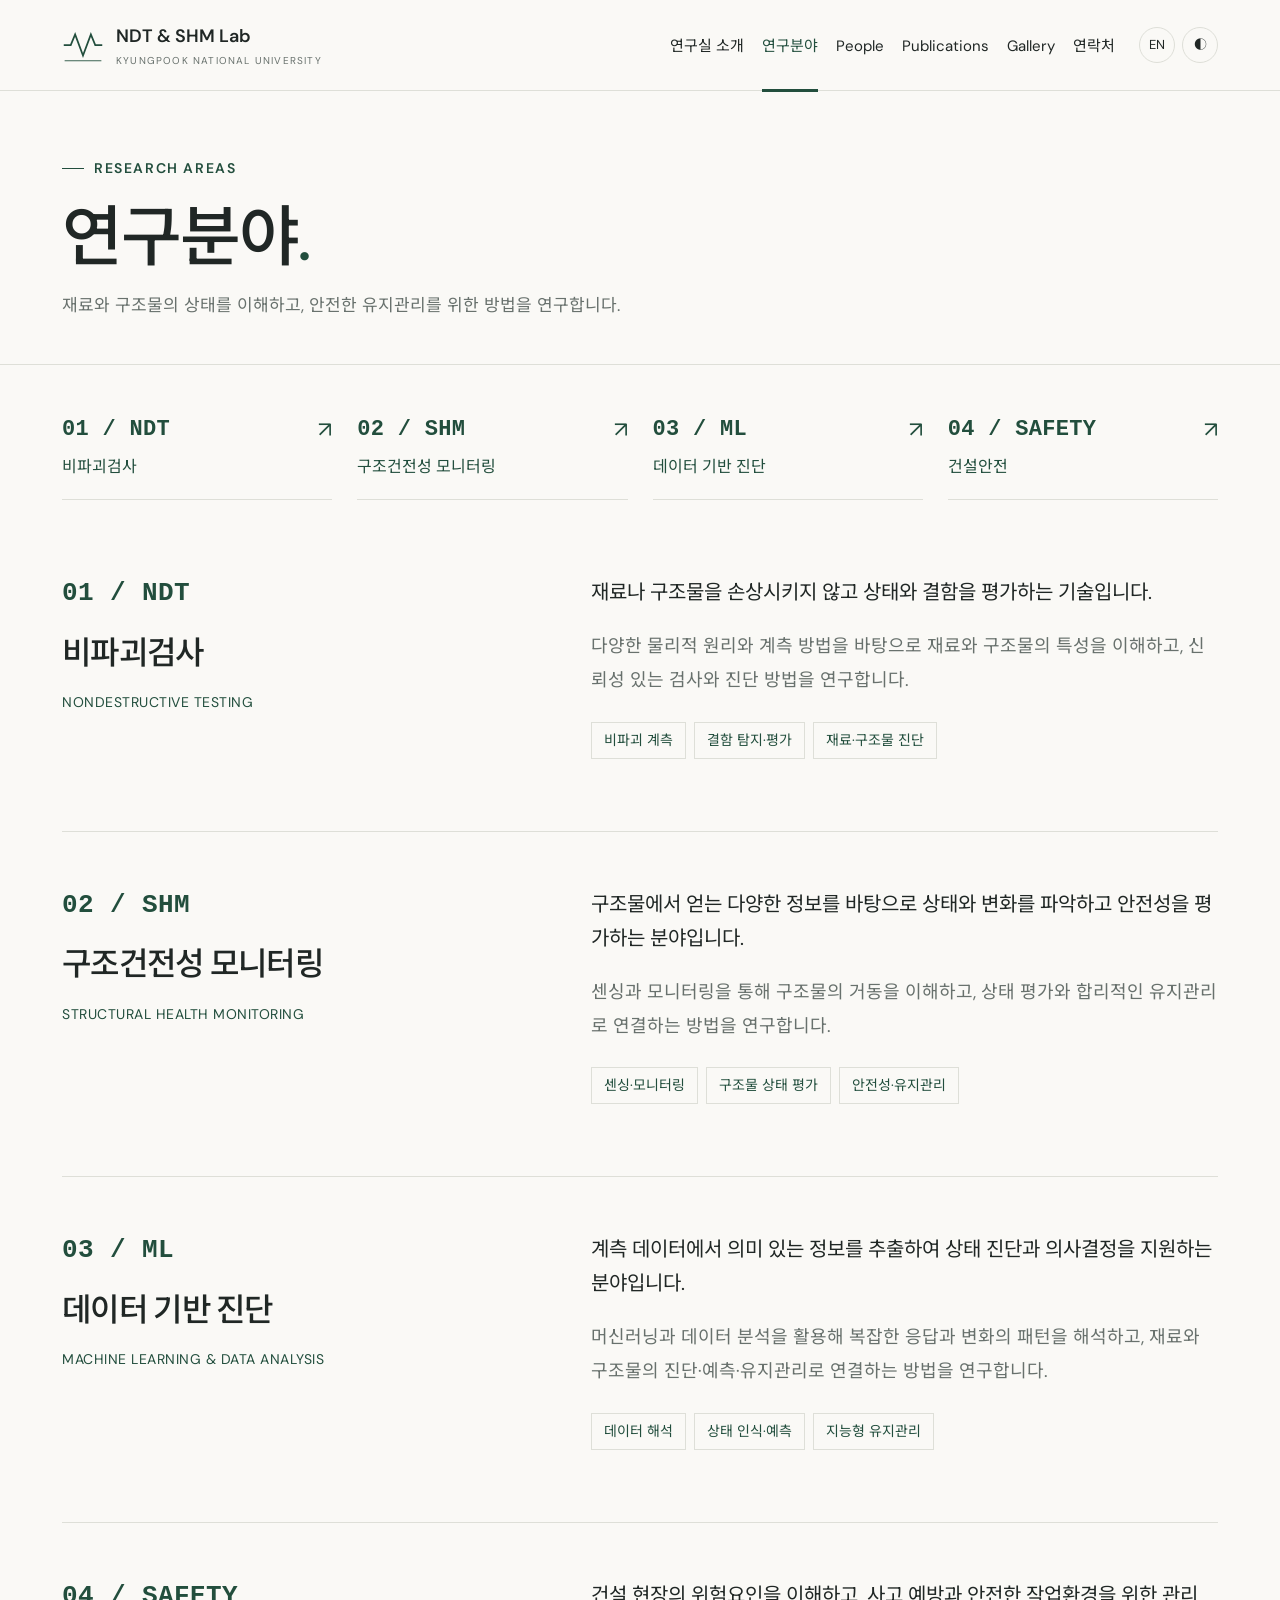
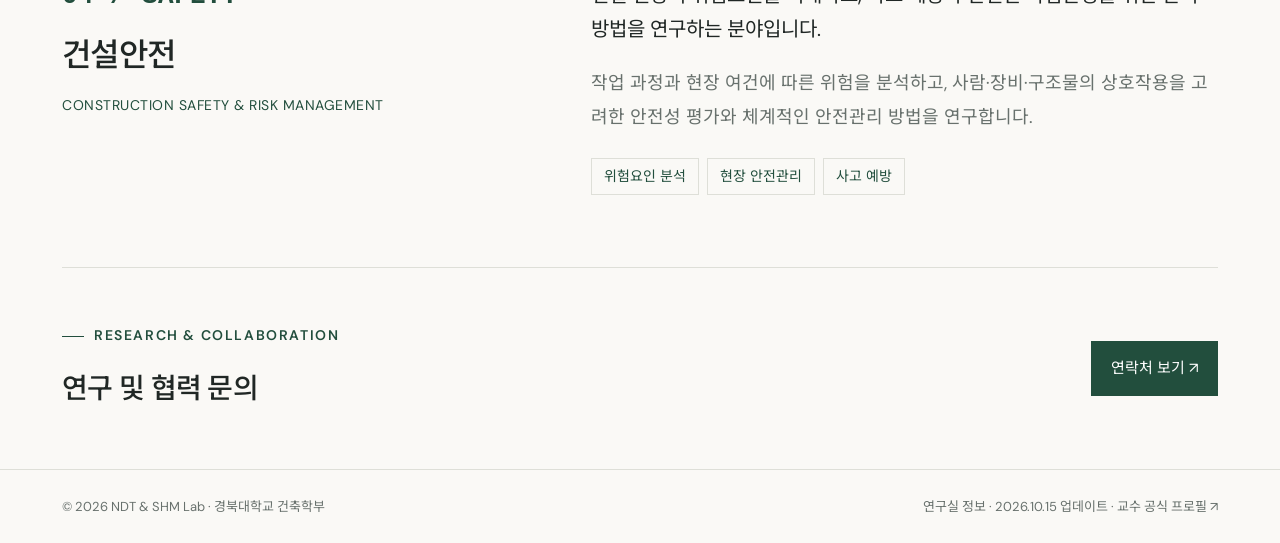
<file: research.html>
<!doctype html>
<html lang="ko"><head>
<meta charset="utf-8"><meta name="viewport" content="width=device-width,initial-scale=1">
<title>연구분야 | NDT &amp; SHM Lab · 경북대학교</title><meta name="description" content="경북대학교 NDT &amp; SHM Lab의 비파괴검사(NDT), 구조건전성 모니터링(SHM), 데이터 기반 진단과 건설안전 연구를 소개합니다.">
<meta name="robots" content="index, follow, max-image-preview:large"><link rel="canonical" href="https://knu-ndt.github.io/research.html">
<meta property="og:type" content="website"><meta property="og:site_name" content="NDT &amp; SHM Lab"><meta property="og:title" content="연구분야 | NDT &amp; SHM Lab · 경북대학교"><meta property="og:description" content="경북대학교 NDT &amp; SHM Lab의 비파괴검사(NDT), 구조건전성 모니터링(SHM), 데이터 기반 진단과 건설안전 연구를 소개합니다."><meta property="og:url" content="https://knu-ndt.github.io/research.html"><meta property="og:locale" content="ko_KR">
<meta property="og:image" content="https://wsrv.nl/?url=www.knu.ac.kr%2Fwbbs%2Fimg%2Fintro%2Fui_emblem01.jpg&amp;w=600&amp;h=315&amp;fit=contain&amp;we&amp;cbg=white&amp;output=jpg"><meta property="og:image:secure_url" content="https://wsrv.nl/?url=www.knu.ac.kr%2Fwbbs%2Fimg%2Fintro%2Fui_emblem01.jpg&amp;w=600&amp;h=315&amp;fit=contain&amp;we&amp;cbg=white&amp;output=jpg"><meta property="og:image:type" content="image/jpeg"><meta property="og:image:width" content="600"><meta property="og:image:height" content="315"><meta property="og:image:alt" content="경북대학교 공식 엠블럼">
<meta name="twitter:card" content="summary_large_image"><meta name="twitter:title" content="연구분야 | NDT &amp; SHM Lab · 경북대학교"><meta name="twitter:description" content="경북대학교 NDT &amp; SHM Lab의 비파괴검사(NDT), 구조건전성 모니터링(SHM), 데이터 기반 진단과 건설안전 연구를 소개합니다."><meta name="twitter:image" content="https://wsrv.nl/?url=www.knu.ac.kr%2Fwbbs%2Fimg%2Fintro%2Fui_emblem01.jpg&amp;w=600&amp;h=315&amp;fit=contain&amp;we&amp;cbg=white&amp;output=jpg"><meta name="twitter:image:alt" content="경북대학교 공식 엠블럼">
<meta name="theme-color" content="#224e3d"><link rel="icon" type="image/svg+xml" href="favicon.svg">
<link rel="stylesheet" href="style.css?v=8c3d8134eaab"><script type="application/ld+json">{"@context":"https://schema.org","@graph":[{"@type":"ResearchOrganization","@id":"https://knu-ndt.github.io/#lab","name":"NDT & SHM Lab","alternateName":"경북대학교 NDT & SHM Lab","url":"https://knu-ndt.github.io/","description":"경북대학교 건축학부 강상구 교수의 NDT & SHM Lab. 비파괴검사, 구조건전성 모니터링, 건설안전, 데이터 기반 진단 연구와 논문, 구성원 정보를 소개합니다.","email":"kangs@knu.ac.kr","parentOrganization":{"@type":"CollegeOrUniversity","@id":"https://www.knu.ac.kr/#university","name":"경북대학교","alternateName":"Kyungpook National University","url":"https://www.knu.ac.kr/","logo":{"@type":"ImageObject","url":"https://www.knu.ac.kr/wbbs/img/intro/ui_emblem01.jpg","width":200,"height":200}},"member":{"@id":"https://knu-ndt.github.io/people.html#profile-sanggoo-kang"}},{"@type":"Person","@id":"https://knu-ndt.github.io/people.html#profile-sanggoo-kang","name":"강상구","alternateName":"Sanggoo Kang","jobTitle":"Assistant Professor","email":"kangs@knu.ac.kr","url":"https://knu-ndt.github.io/people.html","affiliation":{"@id":"https://www.knu.ac.kr/#university"},"worksFor":{"@id":"https://knu-ndt.github.io/#lab"},"sameAs":["https://scholar.google.com/citations?hl=ko&user=CzZ7ILAAAAAJ","https://research.knu.ac.kr/en/persons/sanggoo-kang/"]},{"@type":"WebSite","@id":"https://knu-ndt.github.io/#website","name":"NDT & SHM Lab","alternateName":"NDT & SHM Lab · 경북대학교","url":"https://knu-ndt.github.io/","inLanguage":["ko","en"],"publisher":{"@id":"https://knu-ndt.github.io/#lab"}},{"@type":"WebPage","@id":"https://knu-ndt.github.io/research.html#webpage","url":"https://knu-ndt.github.io/research.html","name":"연구분야 | NDT & SHM Lab · 경북대학교","description":"경북대학교 NDT & SHM Lab의 비파괴검사(NDT), 구조건전성 모니터링(SHM), 데이터 기반 진단과 건설안전 연구를 소개합니다.","inLanguage":"ko","isPartOf":{"@id":"https://knu-ndt.github.io/#website"},"about":{"@id":"https://knu-ndt.github.io/#lab"},"breadcrumb":{"@id":"https://knu-ndt.github.io/research.html#breadcrumb"},"primaryImageOfPage":{"@type":"ImageObject","url":"https://wsrv.nl/?url=www.knu.ac.kr%2Fwbbs%2Fimg%2Fintro%2Fui_emblem01.jpg&w=600&h=315&fit=contain&we&cbg=white&output=jpg","width":600,"height":315}},{"@type":"BreadcrumbList","@id":"https://knu-ndt.github.io/research.html#breadcrumb","itemListElement":[{"@type":"ListItem","position":1,"name":"NDT & SHM Lab","item":"https://knu-ndt.github.io/"},{"@type":"ListItem","position":2,"name":"연구분야","item":"https://knu-ndt.github.io/research.html"}]}]}</script>
<script defer src="publications.js?v=110851ec34aa"></script><script defer src="app.js?v=b726bbe67ed7"></script>
</head><body data-page="research"><a class="skip" href="#main">본문으로 건너뛰기</a><header id="header"><div class="wrap bar"><a class="brand" href="index.html"><svg class="mark" viewBox="0 0 48 48" aria-hidden="true"><path d="M2 24h8l5-12 9 24 9-24 5 12h8" fill="none" stroke="currentColor" stroke-width="2"/><path d="M3 42h42" stroke="currentColor"/></svg><span><b>NDT & SHM Lab</b><small>KYUNGPOOK NATIONAL UNIVERSITY</small></span></a><nav id="navigation" aria-label="주 메뉴"><a class="" href="index.html">연구실 소개</a><a class="active" aria-current="page" href="research.html">연구분야</a><a class="" href="people.html">People</a><a class="" href="publications.html">Publications</a><a class="" href="gallery.html">Gallery</a><a class="" href="contact.html">연락처</a></nav><div class="tools"><button id="language" aria-label="Switch to English">EN</button><button id="theme" aria-label="화면 테마 전환">◐</button><button class="mobile" id="menu" aria-controls="navigation" aria-expanded="false" aria-label="메뉴 열기">☰</button></div></div></header>
<main id="main"><section class="head"><div class="wrap"><div class="eyebrow">RESEARCH AREAS</div><h1>연구분야<span class="accent">.</span></h1><p>재료와 구조물의 상태를 이해하고, 안전한 유지관리를 위한 방법을 연구합니다.</p></div></section>
  <div class="wrap"><nav class="topic-nav" aria-label="연구 주제"><a href="#ndt"><span class="topic-code">01 / NDT</span><span class="topic-name">비파괴검사</span></a><a href="#shm"><span class="topic-code">02 / SHM</span><span class="topic-name">구조건전성 모니터링</span></a><a href="#ml"><span class="topic-code">03 / ML</span><span class="topic-name">데이터 기반 진단</span></a><a href="#safety"><span class="topic-code">04 / SAFETY</span><span class="topic-name">건설안전</span></a></nav>
  <section class="research-detail" id="ndt"><div class="research-heading"><p class="research-code">01 / NDT</p><h2>비파괴검사</h2><p class="research-sub">NONDESTRUCTIVE TESTING</p></div><div class="research-summary"><p class="research-overview">재료나 구조물을 손상시키지 않고 상태와 결함을 평가하는 기술입니다.</p><p>다양한 물리적 원리와 계측 방법을 바탕으로 재료와 구조물의 특성을 이해하고, 신뢰성 있는 검사와 진단 방법을 연구합니다.</p><ul class="tags"><li>비파괴 계측</li><li>결함 탐지·평가</li><li>재료·구조물 진단</li></ul></div></section><section class="research-detail" id="shm"><div class="research-heading"><p class="research-code">02 / SHM</p><h2>구조건전성 모니터링</h2><p class="research-sub">STRUCTURAL HEALTH MONITORING</p></div><div class="research-summary"><p class="research-overview">구조물에서 얻는 다양한 정보를 바탕으로 상태와 변화를 파악하고 안전성을 평가하는 분야입니다.</p><p>센싱과 모니터링을 통해 구조물의 거동을 이해하고, 상태 평가와 합리적인 유지관리로 연결하는 방법을 연구합니다.</p><ul class="tags"><li>센싱·모니터링</li><li>구조물 상태 평가</li><li>안전성·유지관리</li></ul></div></section><section class="research-detail" id="ml"><div class="research-heading"><p class="research-code">03 / ML</p><h2>데이터 기반 진단</h2><p class="research-sub">MACHINE LEARNING & DATA ANALYSIS</p></div><div class="research-summary"><p class="research-overview">계측 데이터에서 의미 있는 정보를 추출하여 상태 진단과 의사결정을 지원하는 분야입니다.</p><p>머신러닝과 데이터 분석을 활용해 복잡한 응답과 변화의 패턴을 해석하고, 재료와 구조물의 진단·예측·유지관리로 연결하는 방법을 연구합니다.</p><ul class="tags"><li>데이터 해석</li><li>상태 인식·예측</li><li>지능형 유지관리</li></ul></div></section><section class="research-detail" id="safety"><div class="research-heading"><p class="research-code">04 / SAFETY</p><h2>건설안전</h2><p class="research-sub">CONSTRUCTION SAFETY & RISK MANAGEMENT</p></div><div class="research-summary"><p class="research-overview">건설 현장의 위험요인을 이해하고, 사고 예방과 안전한 작업환경을 위한 관리 방법을 연구하는 분야입니다.</p><p>작업 과정과 현장 여건에 따른 위험을 분석하고, 사람·장비·구조물의 상호작용을 고려한 안전성 평가와 체계적인 안전관리 방법을 연구합니다.</p><ul class="tags"><li>위험요인 분석</li><li>현장 안전관리</li><li>사고 예방</li></ul></div></section>
  <div class="research-cta"><div><div class="eyebrow">RESEARCH & COLLABORATION</div><h2>연구 및 협력 문의</h2></div><a class="button solid" href="contact.html">연락처 보기 ↗</a></div></div></main><footer id="footer"><div class="wrap footer-row"><span>© 2026 NDT & SHM Lab · 경북대학교 건축학부</span><span>연구실 정보 · 2026.10.15 업데이트 · <a href="https://research.knu.ac.kr/en/persons/sanggoo-kang/" target="_blank" rel="noopener">교수 공식 프로필 ↗</a></span></div></footer>
<noscript><style>.tools,.searchbar,.member-filters{display:none}.member-detail-fallback{display:block}</style></noscript></body></html>
</file>
<file: style.css>
@import url('https://fonts.googleapis.com/css2?family=DM+Sans:wght@400;500;600;700&family=Noto+Sans+KR:wght@400;500;600;700&display=swap');
:root{--bg:#faf9f6;--paper:#fff;--ink:#202725;--muted:#68716d;--line:#dedfd8;--green:#224e3d;--tint:#edf1e9;--red:#a82731}*{box-sizing:border-box}html{scroll-behavior:smooth;scroll-padding-top:105px}body{margin:0;background:var(--bg);color:var(--ink);font:15px/1.7 'DM Sans','Noto Sans KR',sans-serif}a{color:inherit;text-decoration:none}button,input,select{font:inherit}button,a,input,select{touch-action:manipulation}button{cursor:pointer}a:focus-visible,button:focus-visible,input:focus-visible,select:focus-visible{outline:3px solid #c9a747;outline-offset:4px}h1,h2,h3,p{margin-top:0}h1{font-weight:500;letter-spacing:-2px;line-height:1.1}h2{font-weight:500;letter-spacing:-.7px}p{color:var(--muted)}.wrap{max-width:1240px;margin:auto;padding:0 42px}.skip{position:fixed;left:10px;top:-90px;z-index:10;background:var(--green);color:white;padding:12px}.skip:focus{top:10px}header{position:sticky;top:0;z-index:5;background:var(--bg);border-bottom:1px solid var(--line)}.bar{height:90px;display:flex;align-items:center;gap:34px}.brand{display:flex;align-items:center;gap:12px;margin-right:auto}.mark{width:39px;height:43px;display:grid;place-items:center;border:1px solid var(--red);color:var(--red);font:600 13px Georgia;clip-path:polygon(0 0,100% 0,100% 76%,50% 100%,0 76%);background:#a8273107}.brand b{display:block;font-size:16px;font-weight:600}.brand small{display:block;font-size:10px;letter-spacing:1.4px;color:var(--muted)}.bar nav{display:flex;gap:25px;font-size:13px}.bar nav a{padding:34px 0 29px;border-bottom:3px solid transparent}.bar nav a.active{color:var(--green);border-color:var(--green)}.tools{display:flex;gap:7px}.tools button{border:1px solid var(--line);background:none;color:var(--ink);border-radius:50%;width:33px;height:33px;font-size:11px}.mobile{display:none}.eyebrow{font-size:11px;letter-spacing:2px;text-transform:uppercase;color:var(--green);font-weight:600;display:flex;align-items:center;gap:10px}.eyebrow:before{content:'';width:22px;height:1px;background:var(--green)}.head{padding:65px 0 44px;border-bottom:1px solid var(--line)}.head h1{font-size:66px;margin:21px 0 15px}.head .bottom{display:flex;align-items:end;justify-content:space-between;gap:24px}.head p{margin:0;font-size:14px}.meta{font-size:11px;letter-spacing:.4px;color:var(--muted)}.button{display:inline-flex;gap:30px;justify-content:space-between;align-items:center;padding:12px 18px;border:1px solid var(--green);color:var(--green);font-size:12px;background:transparent}.button.solid{background:var(--green);color:white}.button:hover{background:var(--tint);color:var(--green)}.pubgrid{display:grid;grid-template-columns:245px 1fr;gap:66px;padding-top:42px;padding-bottom:90px}.sidebar{position:sticky;top:125px;align-self:start}.side-label{font-size:10px;letter-spacing:1.7px;color:var(--muted);margin:0 0 15px}.categories{display:flex;flex-direction:column;gap:3px}.categories a{font-size:12px;display:flex;align-items:center;justify-content:space-between;padding:12px 13px;color:var(--muted);border-left:2px solid transparent}.categories a.selected{border-left-color:var(--green);background:var(--tint);color:var(--green);font-weight:600}.categories a:hover{background:var(--tint)}.categories span{font-size:11px;font-weight:400}.scholar{border-top:1px solid var(--line);margin-top:29px;padding-top:24px}.scholar .button{width:100%;margin-top:13px}.scholar h3{font-size:15px;margin:8px 0}.scholar p{font-size:11px;margin:0}.metrics{display:grid;grid-template-columns:repeat(3,1fr);margin:20px 0 12px}.metrics strong{font-weight:500;font-size:22px;display:block}.metrics small{font-size:9px;color:var(--muted)}.note{font-size:10px!important}.searchbar{display:flex;gap:14px;margin-bottom:30px}.searchbox{flex:1;position:relative}.searchbox span{position:absolute;top:11px;left:14px;color:var(--muted)}.searchbox input{width:100%;border:1px solid var(--line);background:var(--paper);color:var(--ink);padding:12px 14px 12px 40px;font-size:12px;border-radius:0}.searchbar select{max-width:150px;border:1px solid var(--line);padding:10px;background:var(--paper);color:var(--ink);font-size:12px}.section-title{display:flex;justify-content:space-between;align-items:center;border-bottom:1px solid var(--ink);padding-bottom:13px}.section-title h2{font-size:24px;margin:0}.section-title span{font-size:11px;color:var(--muted)}.pubsection{margin-bottom:43px;scroll-margin-top:116px}.paper{display:grid;grid-template-columns:57px 1fr;gap:18px;padding:24px 0;border-bottom:1px solid var(--line)}.paper .year{font:12px/1.7 monospace;color:var(--green);padding-top:3px}.paper h3{font-size:16px;line-height:1.55;font-weight:500;margin:0 0 9px}.paper h3 a:hover{color:var(--green);text-decoration:underline;text-underline-offset:4px}.paper p{font-size:12px;margin:3px 0}.paper .authors{font-size:11px}.paper b{font-weight:600;color:var(--ink)}.paper .links{display:flex;gap:8px;margin-top:13px}.paper .links a{font-size:10px;color:var(--green);border:1px solid var(--line);padding:3px 8px}.empty{padding:35px;border:1px dashed var(--line)}.source-note{font-size:11px;border-top:1px solid var(--line);padding-top:16px}.hero{padding:78px 0 65px;display:grid;grid-template-columns:1.1fr 1fr;gap:60px;align-items:center}.hero h1{font-size:57px;line-height:1.35;margin:27px 0 22px;letter-spacing:-2.6px}.hero .lead{max-width:430px;line-height:1.9;font-size:14px}.hero .actions{display:flex;gap:12px;margin-top:32px}.diagram{background:var(--tint);min-height:400px;position:relative;padding:26px;border:1px solid var(--line)}.diagram svg{width:100%;height:auto;margin-top:24px;color:var(--green)}.diagram .caption{font:10px monospace;letter-spacing:1px;color:var(--green)}.diagram .diagram-foot{display:flex;justify-content:space-between;border-top:1px solid var(--line);padding-top:14px;font:10px monospace;color:var(--muted)}.strip{border-top:1px solid var(--line);border-bottom:1px solid var(--line);padding:24px 0;display:flex;justify-content:space-between;gap:20px;font-size:12px;color:var(--green)}.section{padding:72px 0}.section-top{display:flex;justify-content:space-between;align-items:end;gap:30px;margin-bottom:30px}.section-top h2{font-size:36px;margin:12px 0 0}.research-list{display:grid;grid-template-columns:repeat(3,1fr);gap:30px}.research-item{border-top:1px solid var(--green);padding-top:20px}.research-item .number{color:var(--muted);font:12px monospace}.research-item h3{font-weight:500;font-size:18px;margin:30px 0 8px}.research-item small{font-size:10px;letter-spacing:.6px;color:var(--green)}.research-item p{font-size:13px;margin-top:16px}.profile-block{display:grid;grid-template-columns:210px 1fr;gap:50px;padding:42px;background:var(--tint);border:1px solid var(--line)}.monogram{font:70px Georgia;color:var(--green);display:flex;flex-direction:column;justify-content:center;border:1px solid var(--line);text-align:center;min-height:220px}.monogram small{font:10px 'DM Sans';letter-spacing:2px}.profile-block h2{font-size:33px;margin:0 0 6px}.profile-block p{font-size:13px}.profile-links{display:flex;gap:12px;flex-wrap:wrap;margin-top:22px}.profile-detail{display:grid;grid-template-columns:1fr 1fr;gap:60px;margin-top:55px}.timeline{padding-left:0;list-style:none}.timeline li{border-top:1px solid var(--line);padding:18px 0;display:grid;grid-template-columns:100px 1fr;gap:20px;font-size:13px}.timeline time{font:12px monospace;color:var(--green)}.contact{display:flex;justify-content:space-between;gap:30px;padding:55px 0;border-top:1px solid var(--line)}.contact h2{font-size:28px;margin:0 0 9px}.contact p{font-size:12px;margin:5px 0}.email{font-size:23px;color:var(--green);border-bottom:1px solid var(--green)}footer{border-top:1px solid var(--line);padding:25px 0}.footer-row{display:flex;justify-content:space-between;gap:15px;font-size:10px;color:var(--muted)}[data-theme=dark]{--bg:#161d19;--paper:#1c2520;--ink:#e3e7df;--muted:#a1aca4;--line:#39473e;--green:#b5cbb6;--tint:#223228}.hidden{display:none!important}
.hero h1{font-size:clamp(36px,3.5vw,48px);word-break:keep-all}.paper h3{overflow-wrap:anywhere}.button{word-break:keep-all}.scholar .button{gap:8px;padding:12px}
@media(max-width:1000px){.wrap{padding:0 25px}.bar{gap:16px}.bar nav{gap:14px}.pubgrid{grid-template-columns:210px 1fr;gap:35px}.hero{gap:25px}.hero h1{font-size:40px}.brand b{font-size:14px}.brand small{font-size:8px}}
@media(max-width:720px){.wrap{padding:0 20px}.bar{height:75px}.mobile{display:block}.bar nav{display:none;position:absolute;top:75px;left:0;right:0;background:var(--bg);padding:15px 20px;border-bottom:1px solid var(--line);flex-direction:column;gap:0}.bar nav.open{display:flex}.bar nav a{padding:10px 0;border:0}.head{padding:40px 0 28px}.head h1{font-size:46px}.head .bottom{display:block}.head .meta{display:block;margin-top:15px}.pubgrid{grid-template-columns:1fr;gap:30px;padding-top:27px}.sidebar{position:static}.categories{display:grid;grid-template-columns:1fr 1fr}.scholar{padding-top:16px;margin-top:18px;display:grid;grid-template-columns:1fr 1fr;gap:0 20px}.scholar .metrics{margin:8px 0}.scholar .note{grid-column:2;grid-row:2}.scholar .button{grid-column:1;grid-row:2;margin:6px 0}.searchbar{gap:8px}.searchbar select{max-width:105px}.paper{grid-template-columns:41px 1fr;gap:8px}.paper h3{font-size:14px}.section-title h2{font-size:21px}.hero{grid-template-columns:1fr;padding:45px 0}.hero h1{font-size:43px}.diagram{min-height:0}.strip{flex-wrap:wrap;gap:10px;font-size:10px}.section{padding:45px 0}.section-top h2{font-size:29px}.research-list{grid-template-columns:1fr;gap:20px}.research-item h3{margin:16px 0 5px}.profile-block{grid-template-columns:1fr;padding:25px;gap:22px}.monogram{min-height:150px}.profile-detail{grid-template-columns:1fr;gap:20px}.contact{display:block}.email{display:inline-block;margin-top:15px;font-size:20px}.footer-row{display:block}.footer-row span{display:block;margin:5px 0}}

/* Lab identity and dedicated research/contact pages. */
.mark{clip-path:none;background:none;border:0;color:var(--green);width:42px;height:42px;flex-shrink:0}
.brand{white-space:nowrap}.accent{color:var(--green)}
.result-count{font-size:11px;margin:-15px 0 20px}
.topic-nav{display:flex;gap:30px;padding:25px 0;border-bottom:1px solid var(--line);font:12px monospace;color:var(--green)}
.topic-nav a:hover{text-decoration:underline;text-underline-offset:6px}
.research-detail{display:grid;grid-template-columns:.9fr 1.1fr;gap:70px;padding:65px 0;border-bottom:1px solid var(--line);scroll-margin-top:115px}
.research-summary h2{font-size:32px;line-height:1.5;margin:22px 0 16px;word-break:keep-all}
.research-summary>p{font-size:14px;line-height:1.9}
.research-summary .research-sub{font:10px/1.8 monospace;color:var(--green);margin-bottom:23px}
.tags{list-style:none;padding:0;display:flex;gap:8px;flex-wrap:wrap;margin-top:24px}
.tags li{border:1px solid var(--line);padding:4px 10px;font-size:11px;color:var(--green)}
.research-cta{display:flex;justify-content:space-between;gap:30px;align-items:center;padding:55px 0}.research-cta h2{font-size:24px;margin:15px 0 0;word-break:keep-all}
.contact-grid{display:grid;grid-template-columns:1fr 1fr;gap:80px;padding:65px 0}.contact-grid h2{font-size:29px;margin:22px 0 16px}.contact-grid p{font-size:14px}.contact-grid .email{display:inline-block;margin-top:25px}.contact-person{margin-top:35px;font-size:13px}.contact-person p{font-size:12px}
.address-card{padding:32px;background:var(--tint);border:1px solid var(--line)}.address-card .button{margin-top:16px}.contact-links{display:grid;grid-template-columns:1fr 1fr;gap:40px;border-top:1px solid var(--line);padding:40px 0 70px}.contact-links h3{font-size:20px;font-weight:500}.contact-links p{font-size:13px}
.error-page{padding-top:100px;padding-bottom:120px}.error-page h1{font-size:42px;margin:25px 0;word-break:keep-all}
.hero h1{font-size:clamp(30px,3vw,42px);letter-spacing:-1.8px}.bar nav{gap:20px}
@media(max-width:1080px) and (min-width:721px){.bar nav{gap:11px;font-size:12px}.bar{gap:14px}.brand small{font-size:7px}.brand b{font-size:13px}.research-detail{gap:35px}}
@media(max-width:720px){.research-detail,.contact-grid,.contact-links{grid-template-columns:1fr;gap:30px;padding:38px 0}.research-summary h2{font-size:27px}.research-cta{display:block}.research-cta .button{margin-top:25px}.address-card{padding:24px}.topic-nav{gap:24px}.hero h1{font-size:clamp(27px,7vw,39px);letter-spacing:-1.3px}.hero .actions{flex-wrap:wrap}.brand small{font-size:7px;letter-spacing:1px}.brand b{font-size:13px}.brand{gap:8px}.mark{width:30px;height:35px}.tools{gap:5px}.tools button{width:30px;height:30px}.contact-grid .email{font-size:21px}.error-page h1{font-size:32px}.head h1{overflow-wrap:anywhere}}
@media(prefers-reduced-motion:reduce){html{scroll-behavior:auto}}

/* Readable typography across the site. */
body{font-size:17px;line-height:1.8}
.bar{gap:24px}.bar nav{font-size:15px;gap:22px}
.brand b{font-size:18px}.brand small{font-size:10px;letter-spacing:1.2px}
.tools button{font-size:13px;width:36px;height:36px}
.eyebrow{font-size:14px;letter-spacing:1.6px}
.head p,.hero .lead{font-size:17px}.meta{font-size:14px}
.button{font-size:15px;padding:13px 19px;gap:20px}
.side-label{font-size:13px}.categories a{font-size:15px;gap:12px;line-height:1.5}
.categories span{font-size:14px}.scholar h3{font-size:18px}.scholar p{font-size:14px}
.metrics strong{font-size:27px}.metrics small{font-size:12px}.note{font-size:13px!important}
.searchbox input,.searchbar select{font-size:16px}.result-count{font-size:14px}
.section-title span{font-size:14px}.paper .year{font-size:15px}
.paper h3{font-size:18px;line-height:1.6}.paper p{font-size:15px}.paper .authors{font-size:14px}
.paper .links a{font-size:13px;padding:5px 10px}.source-note{font-size:14px;line-height:1.8}
.diagram .caption,.diagram .diagram-foot{font-size:12px;line-height:1.7}
.diagram .diagram-foot{gap:14px;flex-wrap:wrap}.strip{font-size:14px;flex-wrap:wrap}
.research-item .number{font-size:20px;font-weight:600;color:var(--green)}
.research-item h3{font-size:23px}.research-item small{font-size:13px}
.research-item p,.profile-block p{font-size:16px}
.timeline li{font-size:16px}.timeline time{font-size:15px}.timeline li{grid-template-columns:120px 1fr}
.contact p{font-size:16px}.footer-row{font-size:13px;line-height:1.8}
.contact-grid p{font-size:17px}.contact-person{font-size:16px}.contact-person p,.contact-links p{font-size:16px}

/* Prominent topic navigation and broad research introductions. */
.topic-nav{display:grid;grid-template-columns:repeat(3,minmax(0,1fr));gap:36px;padding:32px 0 20px;border:0;font-family:inherit}
.topic-nav a{display:flex;flex-direction:column;gap:9px;position:relative;padding:18px 28px 20px 0;background:transparent;border:0;border-bottom:1px solid var(--line)}
.topic-nav a::after{content:"↗";position:absolute;right:0;top:18px;font-family:inherit;font-size:22px;line-height:1.4;color:var(--green)}
.topic-nav a:hover{border-bottom-color:var(--green);text-decoration:none}.topic-nav a:hover .topic-code{color:var(--green)}
.topic-code{font:600 22px/1.4 monospace;letter-spacing:.3px}
.topic-name{font-size:16px;line-height:1.5;word-break:keep-all}
.research-detail{grid-template-columns:.85fr 1.15fr;gap:65px;padding:55px 0}
.research-code{font:600 26px/1.4 monospace;color:var(--green);margin:0 0 18px;letter-spacing:.4px}
.research-heading h2{font-size:32px;line-height:1.45;word-break:keep-all;margin:0 0 15px}
.research-heading .research-sub{font-size:14px;line-height:1.7;letter-spacing:.5px;color:var(--green)}
.research-summary>p{font-size:18px;line-height:1.9;margin-bottom:20px}
.research-summary .research-overview{font-size:20px;color:var(--ink);line-height:1.7}
.tags li{font-size:14px;padding:5px 12px}.research-cta h2{font-size:28px}

@media(max-width:1040px){
 .mobile{display:block}
 .bar nav{display:none;position:absolute;top:90px;left:0;right:0;background:var(--bg);padding:15px 25px;border-bottom:1px solid var(--line);flex-direction:column;gap:0}
 .bar nav.open{display:flex}.bar nav a{padding:12px 0;border:0}
 .research-detail{gap:35px}.topic-nav{gap:26px}
}
@media(max-width:720px){
 body{font-size:16px}.bar{height:80px;gap:12px}.bar nav{top:80px;font-size:16px;padding:15px 20px}
 .brand b{font-size:16px}.brand small{font-size:9px;letter-spacing:1px}
 .tools button{width:32px;height:32px;font-size:13px}
 .eyebrow{font-size:13px}.head h1{font-size:44px}.head p,.hero .lead{font-size:16px}
 .research-list,.research-detail{grid-template-columns:1fr}.research-item h3{font-size:22px}
 .research-detail{gap:15px;padding:35px 0}.research-heading h2{font-size:28px}
 .research-code{font-size:24px;margin-bottom:12px}.research-summary>p{font-size:17px}
 .research-summary .research-overview{font-size:19px}.topic-nav{gap:20px}
 .topic-nav a{padding:16px 24px 18px 0}.topic-nav a::after{top:16px;font-size:20px}.topic-code{font-size:20px}.topic-name{font-size:15px}
 .paper h3{font-size:17px}.paper p{font-size:15px}.paper .authors{font-size:14px}
 .searchbar select{max-width:120px}.searchbox input{padding-left:32px}.searchbox span{left:10px}
 .section-top{flex-wrap:wrap;gap:18px}.footer-row{font-size:13px}
 .contact-grid p,.contact p{font-size:16px}.contact-grid .email{font-size:23px}
 .contact-grid h2{font-size:27px}.research-cta h2{font-size:26px}
}
@media(max-width:480px){
 .topic-nav{grid-template-columns:1fr;gap:0;padding:18px 0 12px}
 .topic-nav a{flex-direction:row;align-items:center;gap:18px;padding:18px 27px 18px 0}
 .topic-code{font-size:20px;flex:0 0 105px}.topic-name{font-size:15px}
 .timeline li{grid-template-columns:105px 1fr;gap:12px}
}
@media(max-width:380px){
 .brand b{font-size:15px}.brand small{display:none}.mark{width:26px}
 .bar{gap:8px}.tools{gap:4px}.tools button{width:30px;height:32px}
 .scholar{grid-template-columns:1fr;gap:15px}.scholar .note,.scholar .button{grid-column:auto;grid-row:auto}
 .searchbar{flex-wrap:wrap}.searchbox{flex-basis:100%}.searchbar select{max-width:none;width:100%}
}
/* People, member profiles and photographic collections. */
[hidden]{display:none!important}.sr-only{position:absolute;width:1px;height:1px;padding:0;margin:-1px;overflow:hidden;clip:rect(0,0,0,0);white-space:nowrap;border:0}
.bar nav{gap:18px}.bar .tools{flex-shrink:0}
.people-content{padding-top:36px;padding-bottom:75px}.people-toolbar{padding-bottom:22px;border-bottom:1px solid var(--line)}
.member-filters{display:flex;flex-wrap:wrap;gap:10px;margin-top:18px}
.member-filters button{font-weight:500;font-family:inherit;font-size:16px;line-height:1.5;background:transparent;color:var(--muted);border:1px solid var(--line);padding:10px 17px;cursor:pointer}
.member-filters button[aria-pressed=true]{background:var(--green);color:var(--bg);border-color:var(--green)}
.member-filters button:hover{border-color:var(--green)}.member-section{padding-top:28px;margin-bottom:36px}
.member-grid{display:grid;grid-template-columns:repeat(3,minmax(0,1fr));gap:22px}
.member-card{border:1px solid var(--line);background:var(--paper);overflow:hidden;display:flex;flex-direction:column}
.member-portrait{height:165px;background:var(--tint);display:flex;align-items:center;justify-content:center;color:var(--green);border-bottom:1px solid var(--line)}
.member-portrait svg{width:75px;height:75px;opacity:.65}.member-portrait img{width:100%;height:100%;object-fit:cover}
.pi-initials{font:64px/1 Georgia,serif;letter-spacing:-3px}.member-copy{padding:23px 25px;display:flex;flex-direction:column;flex:1}
.member-role{font-size:15px;font-weight:500;color:var(--green);margin:0 0 8px;line-height:1.6}.member-copy h3{font-size:27px;line-height:1.4;margin:0 0 12px}
.member-period{font-size:16px;color:var(--muted);line-height:1.7;margin:0 0 18px;word-break:keep-all}.member-interest{font-size:16px;line-height:1.8;margin:0 0 18px}
.member-link{font-size:16px;color:var(--green);display:flex;justify-content:space-between;gap:14px;border-top:1px solid var(--line);padding-top:16px;margin-top:auto}
.member-pi{grid-column:1/-1;display:grid;grid-template-columns:210px 1fr}.member-pi .member-portrait{height:auto;min-height:240px;border-bottom:0;border-right:1px solid var(--line)}
.member-pi .member-copy{padding:30px 35px}.member-pi .member-link{align-self:flex-start;min-width:155px}
.member-empty{border:1px dashed var(--line);padding:45px 25px;background:var(--tint)}.member-empty h3{font-size:20px;font-weight:400;margin:0;line-height:1.7}
.member-detail-fallback{display:none}.member-detail-fallback>section{margin:50px 0;scroll-margin-top:110px}
.profile-dialog{width:min(860px,calc(100vw - 40px));max-height:calc(100dvh - 50px);padding:0;border:1px solid var(--line);background:var(--bg);color:var(--ink);box-shadow:0 20px 90px #0004}
.profile-dialog::backdrop{background:#14281fc9}.dialog-bar{display:flex;justify-content:space-between;align-items:center;gap:16px;padding:17px 28px;border-bottom:1px solid var(--line);font-size:16px;font-weight:500;position:sticky;top:0;background:var(--bg);z-index:2}
.dialog-bar button{background:var(--tint);color:var(--ink);border:1px solid var(--line);font-size:25px;width:40px;height:40px;cursor:pointer}
#profile-dialog-content{padding:30px}.profile-modal-head{display:flex;align-items:center;gap:28px}.member-avatar{width:120px;height:130px;flex-shrink:0;background:var(--tint);color:var(--green);display:flex;align-items:center;justify-content:center}
.member-avatar svg{width:75px;height:75px}.member-avatar img{width:100%;height:100%;object-fit:cover}.profile-modal-head h2{font-size:32px;margin:5px 0 10px}.profile-modal-head p{font-size:17px;line-height:1.8;margin:0}
.profile-history{margin-top:35px}.profile-history h3{font-size:20px;font-weight:500}.profile-history ul{list-style:none;padding:0}.profile-history li{display:grid;grid-template-columns:170px 1fr;gap:25px;padding:20px 0;border-top:1px solid var(--line);font-size:17px;line-height:1.8}
.profile-history li span{color:var(--muted)}.profile-history li strong{font-weight:500}.profile-dialog .profile-block{grid-template-columns:150px 1fr;padding:25px;gap:25px}.profile-dialog .monogram{min-height:180px}.profile-dialog .profile-detail{gap:30px;margin-top:35px}
.media-content{padding-top:45px;padding-bottom:75px}.media-pending{min-height:380px;padding:55px 30px;display:flex;flex-direction:column;align-items:center;justify-content:center;text-align:center;border:1px solid var(--line);background:var(--tint)}
.pending-icon{height:80px;width:80px;color:var(--green);margin-bottom:25px}.pending-icon svg{width:100%;height:100%}.media-pending h2{font-size:29px;font-weight:500;line-height:1.6;margin:18px 0 10px;word-break:keep-all}.media-pending>p:last-child{font-size:18px;color:var(--muted);line-height:1.9;max-width:540px;word-break:keep-all;margin:0}
.award-list{display:grid;gap:30px}.award-card{display:grid;grid-template-columns:1fr 1fr;gap:35px;padding-bottom:35px;border-bottom:1px solid var(--line)}.award-card img{max-height:460px;object-fit:contain;width:100%;background:var(--tint)}.award-card h2{font-size:27px;line-height:1.6}.award-card p{font-size:17px}
.gallery-grid{display:grid;grid-template-columns:repeat(3,minmax(0,1fr));gap:30px}.gallery-grid figure{margin:0}.gallery-grid img{width:100%;aspect-ratio:4/3;object-fit:cover;background:var(--tint)}.gallery-grid figcaption{padding:18px 0}.gallery-grid h3{font-size:22px;margin:8px 0}.gallery-grid figcaption>p:last-child{font-size:17px;line-height:1.8}
@media(max-width:1150px){.mobile{display:block}.bar nav{display:none;position:absolute;top:90px;left:0;right:0;background:var(--bg);padding:15px 25px;border-bottom:1px solid var(--line);flex-direction:column;gap:0}.bar nav.open{display:flex}.bar nav a{padding:12px 0;border:0}}
@media(max-width:850px){.member-grid,.gallery-grid{grid-template-columns:repeat(2,minmax(0,1fr))}}
@media(max-width:720px){.bar nav{top:80px}.people-content{padding-top:26px;padding-bottom:45px}.member-filters{gap:8px}.member-filters button{font-size:15px;padding:9px 12px}.member-section{padding-top:20px;margin-bottom:26px}.member-grid{gap:16px}.member-copy{padding:20px}.member-copy h3{font-size:25px}.member-pi{grid-template-columns:110px 1fr}.member-pi .member-copy{padding:22px}.member-pi .member-portrait{min-height:245px}.pi-initials{font-size:47px}.member-period,.member-interest,.member-link{font-size:16px}.profile-dialog{width:calc(100vw - 24px);max-height:calc(100dvh - 24px)}.dialog-bar{padding:12px 18px}#profile-dialog-content{padding:22px}.profile-modal-head{gap:18px}.member-avatar{width:90px;height:110px}.profile-modal-head h2{font-size:28px}.profile-history li{grid-template-columns:1fr;gap:5px;font-size:16px}.profile-dialog .profile-block{grid-template-columns:1fr;padding:20px}.profile-dialog .profile-detail{grid-template-columns:1fr}.profile-dialog .monogram{min-height:120px}.media-content{padding-top:30px;padding-bottom:45px}.media-pending{min-height:350px;padding:40px 22px}.media-pending h2{font-size:25px}.media-pending>p:last-child{font-size:17px}.award-card{grid-template-columns:1fr;gap:20px}.gallery-grid{gap:20px}}
@media(max-width:480px){.member-grid,.gallery-grid{grid-template-columns:1fr}.member-card:not(.member-pi){display:grid;grid-template-columns:100px 1fr}.member-card:not(.member-pi) .member-portrait{height:auto;border-bottom:0;border-right:1px solid var(--line)}.member-portrait svg{width:60px;height:60px}.member-pi{grid-template-columns:1fr}.member-pi .member-portrait{min-height:100px;border-right:0;border-bottom:1px solid var(--line)}.member-empty{padding:30px 22px}.profile-modal-head{align-items:flex-start}.member-avatar{width:72px;height:90px}.member-avatar svg{width:58px;height:58px}.profile-modal-head h2{font-size:26px}}
/* Architecture-led visual, four broad research areas and publication records. */
.hero{grid-template-columns:1.06fr 1fr;gap:45px}.hero-visual{min-width:0;margin:0}
.hero-visual img{display:block;width:100%;height:auto;background:#112b2c;box-shadow:0 20px 45px #102a2614}
.hero-visual figcaption{display:flex;justify-content:space-between;gap:15px;padding-top:16px;font-size:13px;letter-spacing:.8px;color:var(--muted)}
.hero-visual figcaption span:last-child{white-space:nowrap;letter-spacing:0}.strip{flex-wrap:wrap;font-size:13px;gap:15px}
.research-list{grid-template-columns:repeat(2,minmax(0,1fr));gap:35px 45px}.research-item h3{margin-top:24px}
.topic-nav{grid-template-columns:repeat(4,minmax(0,1fr));gap:25px}.topic-code{white-space:nowrap}
.publication-empty{padding:28px 0;border-bottom:1px solid var(--line)}.publication-empty h3{font-size:20px;font-weight:500;margin:0 0 10px}.publication-empty p{font-size:16px;line-height:1.8;margin:0}
.pending-record{border-left:2px solid #b79757;background:var(--tint);padding:25px 28px;margin-top:22px}.record-badge{display:inline-block;font-size:14px;color:var(--muted);margin-bottom:10px}
.pending-record h3{font-size:21px;font-weight:500;margin:0 0 10px}.pending-record p{font-size:16px;line-height:1.8;margin:5px 0}
@media(max-width:1040px){.topic-nav{grid-template-columns:repeat(2,minmax(0,1fr));gap:15px 28px}.hero{gap:30px}}
@media(max-width:720px){.hero{grid-template-columns:1fr;gap:35px}.hero-visual{max-width:580px;width:100%;margin:auto}.hero-visual figcaption{font-size:12px}.research-list{grid-template-columns:1fr;gap:28px}.pending-record{padding:22px}.pending-record h3{font-size:20px}}
@media(max-width:480px){.topic-nav{grid-template-columns:1fr;gap:0}}

@media(max-width:480px){.topic-code{flex-basis:142px}.topic-nav a{gap:12px}}
</file>
